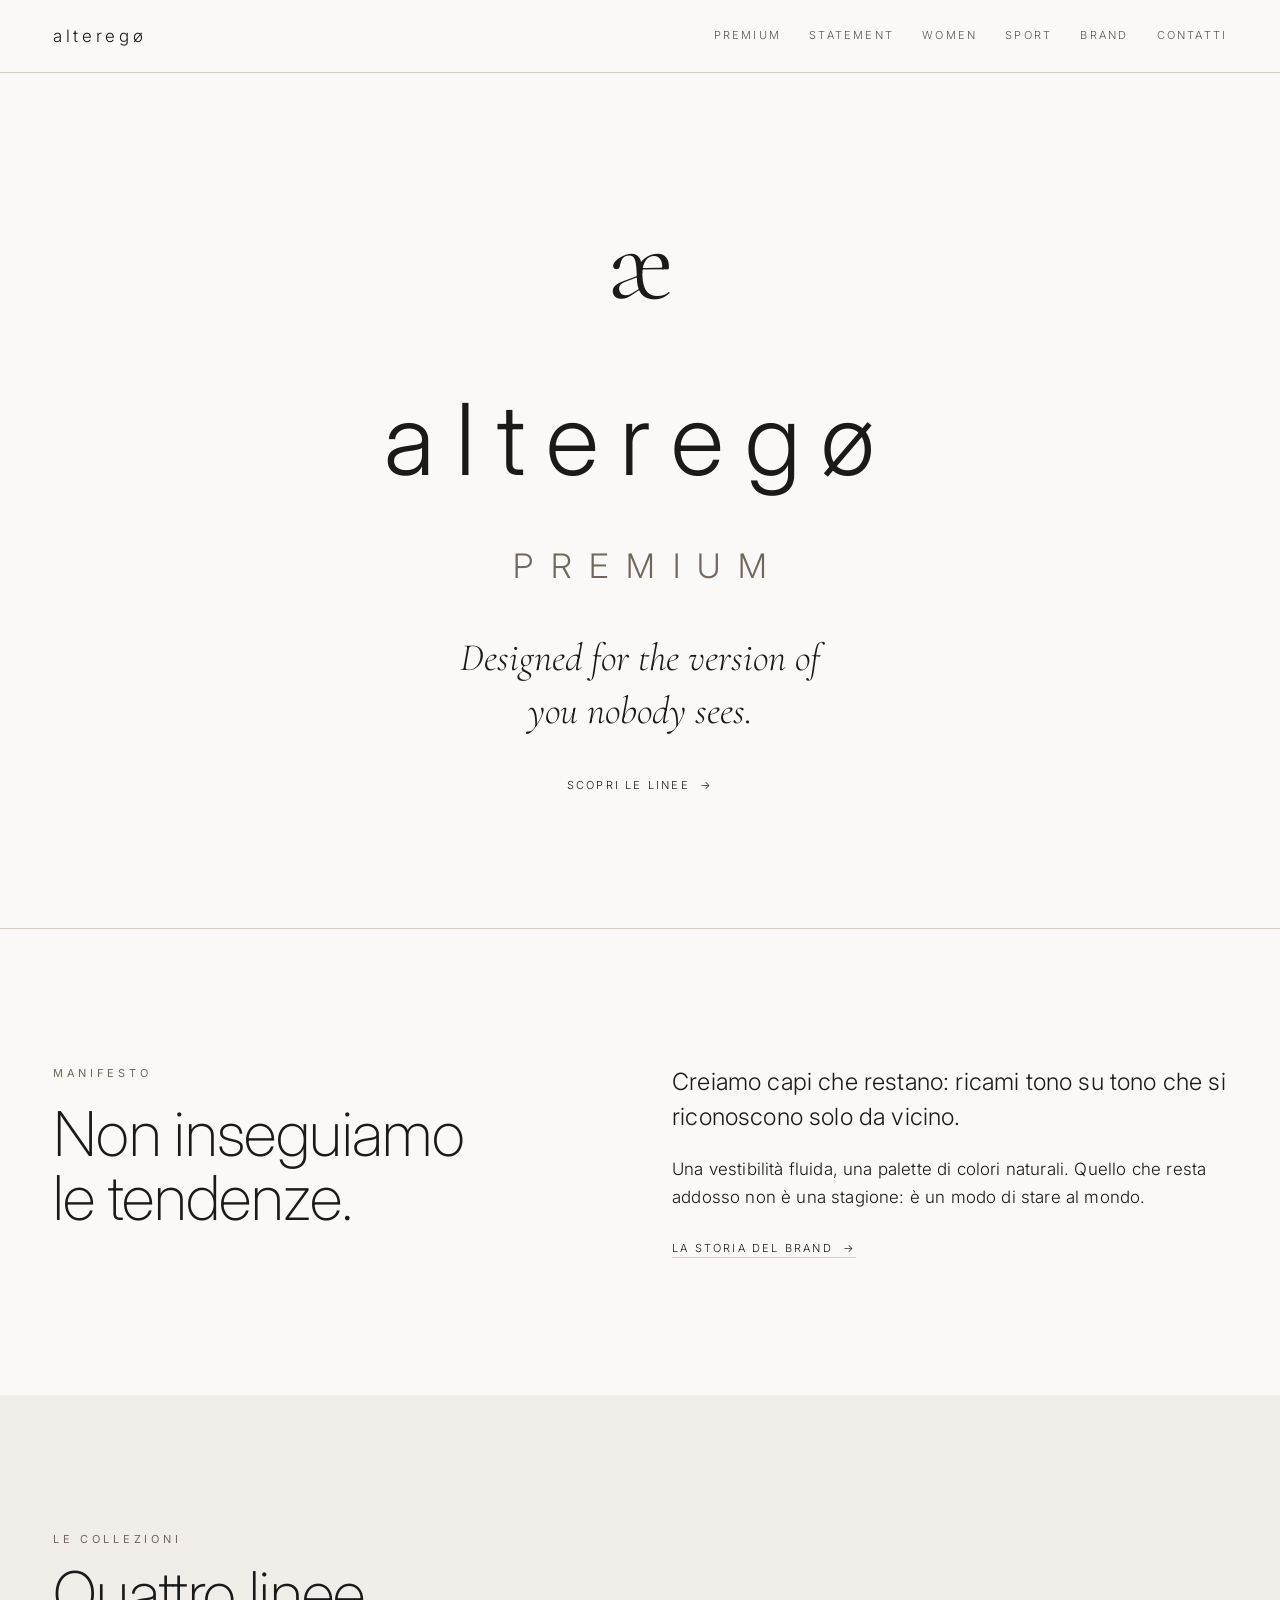
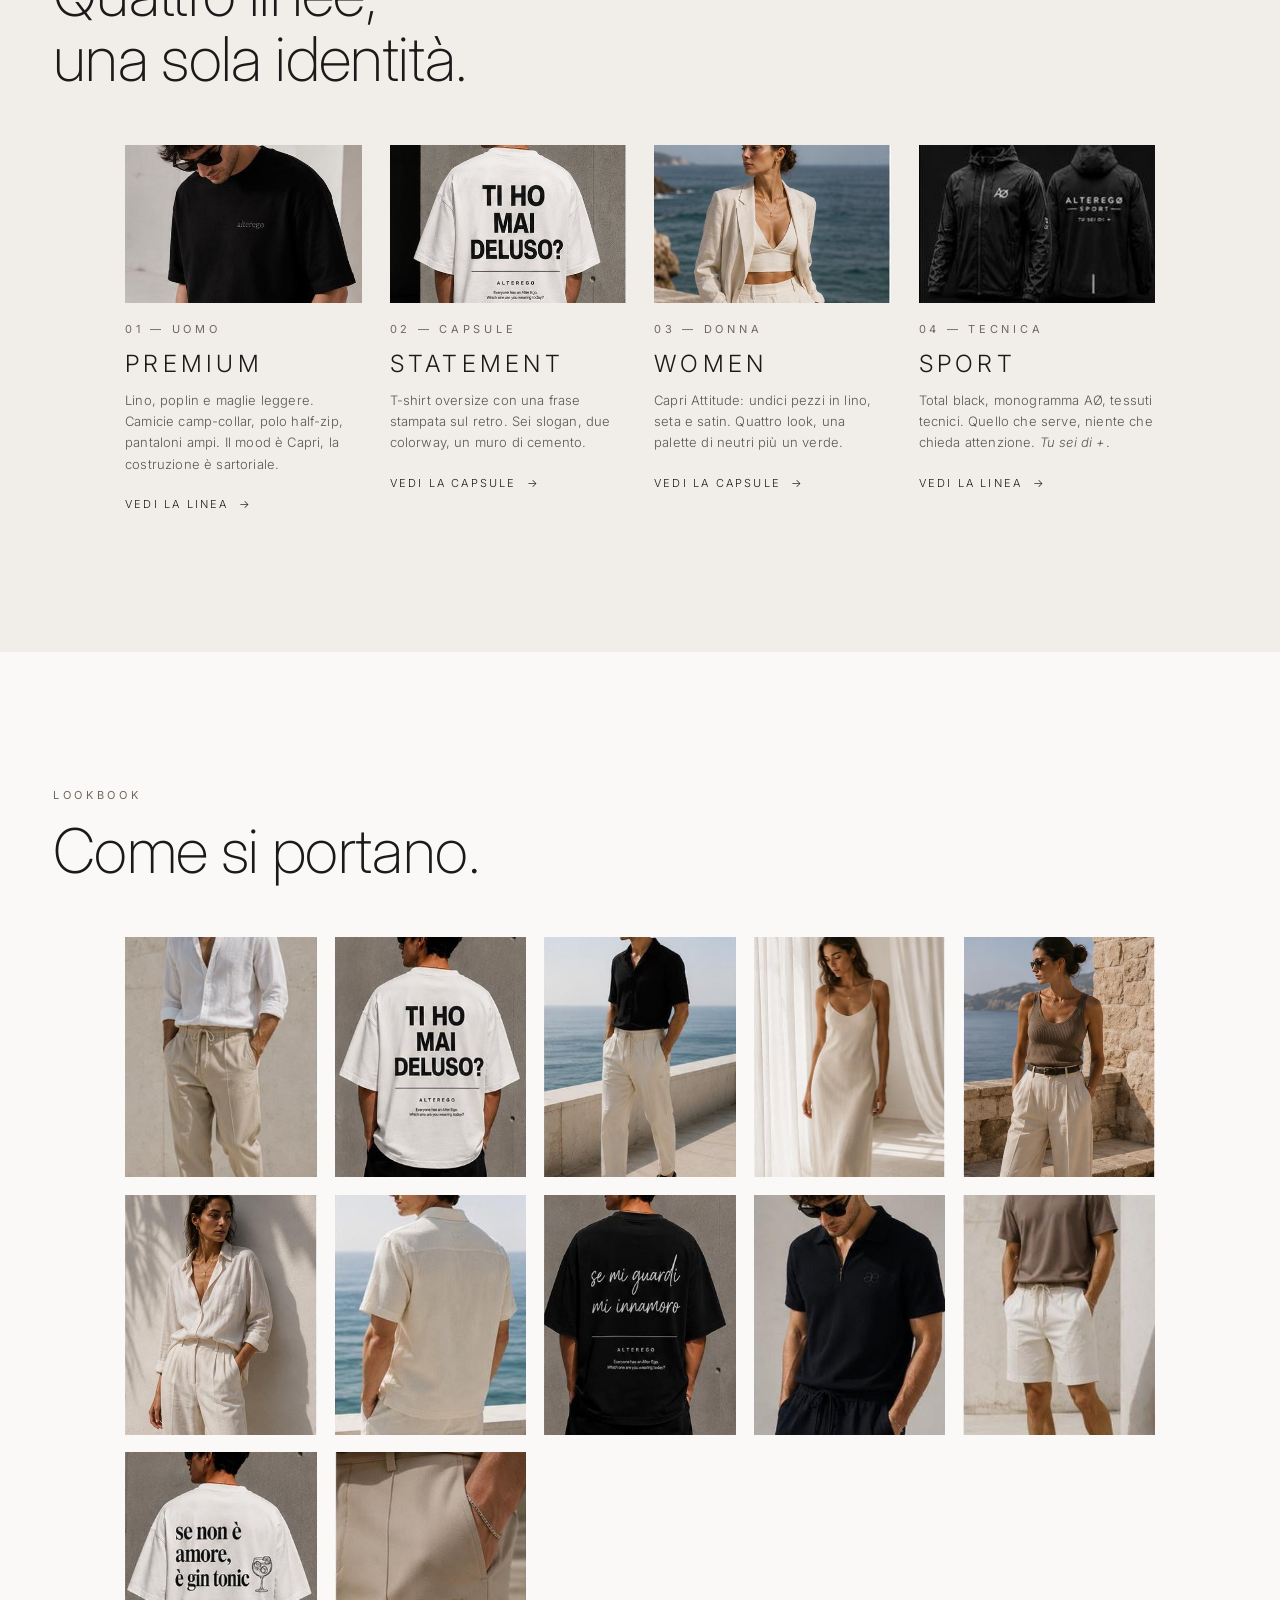
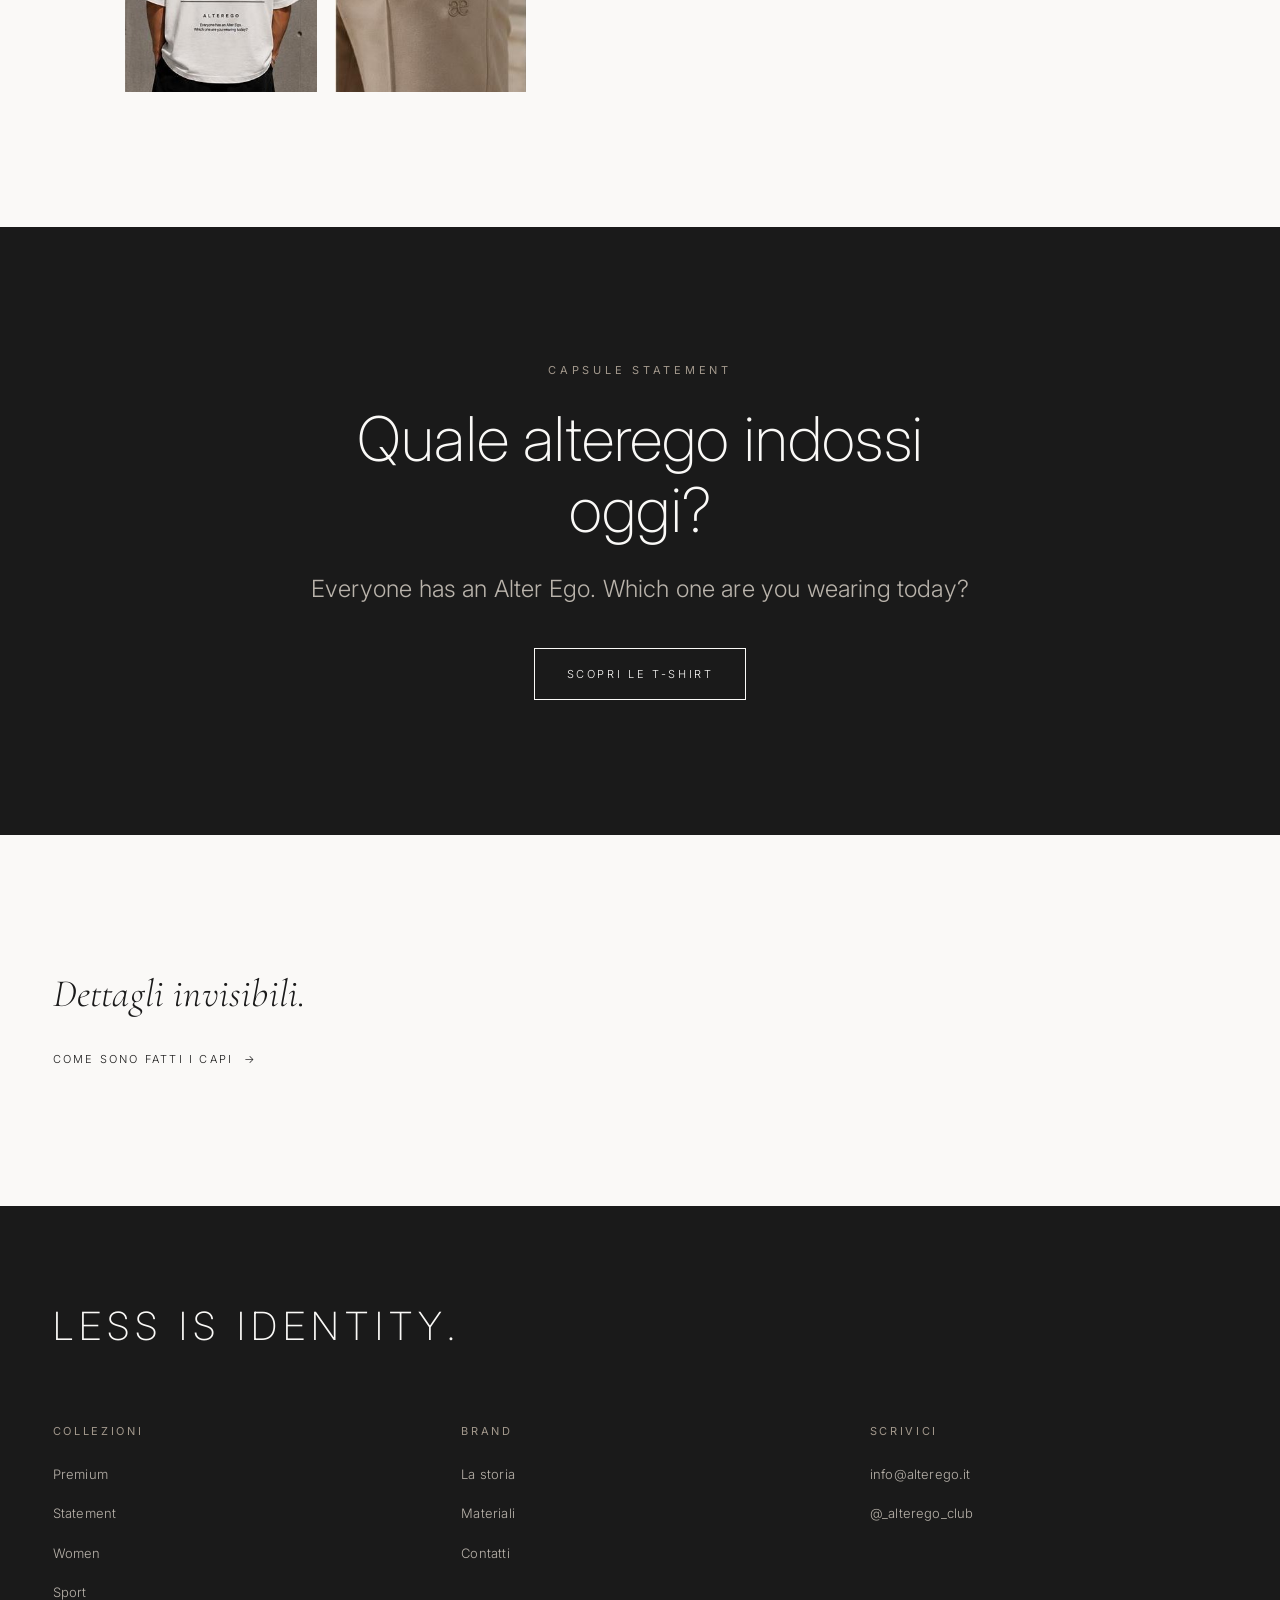
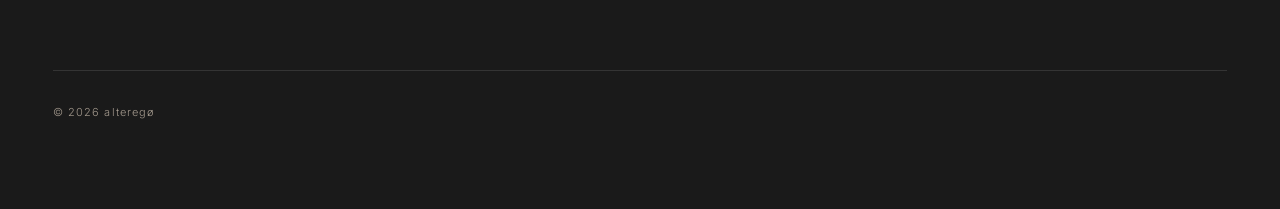
<file: index.html>
<!DOCTYPE html>
<html lang="it" class="no-js">
<head>
<meta charset="utf-8">
<script>document.documentElement.classList.remove('no-js')</script>
<meta name="viewport" content="width=device-width, initial-scale=1">
<title>alteregø — Less is identity.</title>
<meta name="description" content="alteregø PREMIUM — minimal luxury. Linee pulite, tessuti nobili, dettagli invisibili. Designed for the version of you nobody sees.">
<meta property="og:title" content="alteregø — Less is identity.">
<meta property="og:description" content="Minimal luxury. Linee pulite, tessuti nobili, dettagli invisibili.">
<meta property="og:type" content="website">
<meta property="og:locale" content="it_IT">
<link rel="icon" href="assets/favicon.svg" type="image/svg+xml">
<link rel="canonical" href="https://matteohoxha27-netizen.github.io/alterego/">
<meta property="og:url" content="https://matteohoxha27-netizen.github.io/alterego/">
<meta property="og:image" content="https://matteohoxha27-netizen.github.io/alterego/assets/img/brand-logo-nero-01.jpg">
<meta name="twitter:card" content="summary_large_image">
<meta name="theme-color" content="#FAF9F7">
<link rel="preconnect" href="https://fonts.googleapis.com">
<link rel="preconnect" href="https://fonts.gstatic.com" crossorigin>
<link rel="stylesheet" href="https://fonts.googleapis.com/css2?family=Cormorant+Garamond:ital,wght@0,300;1,300&family=Inter:wght@200;300;400&display=swap">
<link rel="stylesheet" href="assets/css/style.css">
<script src="assets/js/main.js" defer></script>
</head>
<body>

<a class="skip-link" href="#main">Vai al contenuto</a>

<header class="site-header">
  <div class="wrap site-header__inner">
    <a class="site-header__logo" href="index.html" aria-label="alteregø — home">alteregø</a>
    <button class="nav-toggle" type="button" aria-expanded="false" aria-controls="nav">Menu</button>
    <nav class="nav" id="nav" aria-label="Navigazione principale">
      <a href="premium.html">Premium</a>
      <a href="statement.html">Statement</a>
      <a href="women.html">Women</a>
      <a href="sport.html">Sport</a>
      <a href="brand.html">Brand</a>
      <a href="contatti.html">Contatti</a>
    </nav>
  </div>
</header>

<main id="main">

  <!-- Hero: solo tipografia. Il brand si presenta con la voce, non con la foto. -->
  <section class="hero hero--center">
    <div class="wrap hero__inner">
      <p class="mark" style="font-size: clamp(3.5rem, 9vw, 7rem)" aria-hidden="true">æ</p>
      <h1 class="wordmark title--display">alteregø<span class="wordmark__tier">Premium</span></h1>
      <p class="serif" style="font-size: var(--t-xl); max-width: 24ch">Designed for the version of you nobody sees.</p>
      <a class="link-arrow" href="#linee">Scopri le linee</a>
    </div>
  </section>

  <hr class="rule">

  <!-- Manifesto -->
  <section class="section">
    <div class="wrap">
      <div class="grid grid--2" style="align-items: start; gap: clamp(2rem, 5vw, 5rem)">
        <div class="reveal">
          <p class="eyebrow">Manifesto</p>
          <p class="title" style="margin-top: 1.25rem">Non inseguiamo<br>le tendenze.</p>
        </div>
        <div class="prose reveal">
          <p class="lede">Creiamo capi che restano: ricami tono su tono che si riconoscono solo da vicino.</p>
          <p>Una vestibilità fluida, una palette di colori naturali. Quello che resta addosso non è una stagione: è un modo di stare al mondo.</p>
          <p><a class="link-arrow" href="brand.html">La storia del brand</a></p>
        </div>
      </div>
    </div>
  </section>

  <!-- Le quattro linee -->
  <section class="section section--alt" id="linee">
    <div class="wrap">
      <div class="section__head reveal">
        <p class="eyebrow">Le collezioni</p>
        <h2 class="title">Quattro linee,<br>una sola identità.</h2>
      </div>

      <div class="grid grid--4" style="max-width: 1030px; margin-inline: auto">

        <a class="card reveal" href="premium.html">
          <div class="figure__media figure__media--wide">
            <img src="assets/img/premium-tee-nera-01.jpg" alt="Mezzo busto di un uomo con occhiali da sole scuri e lo sguardo basso: t-shirt nera oversize con la scritta alteregø ricamata in nero al centro del petto, su fondo bianco sporco." loading="lazy" decoding="async" width="430" height="382">
          </div>
          <p class="eyebrow" style="margin-top: 1.1rem">01 — Uomo</p>
          <h3 class="card__title title--spaced" style="margin-top: 0.35rem; letter-spacing: 0.18em">Premium</h3>
          <p class="card__text">Lino, poplin e maglie leggere. Camicie camp-collar, polo half-zip, pantaloni ampi. Il mood è Capri, la costruzione è sartoriale.</p>
          <p class="link-arrow" style="margin-top: 1.25rem">Vedi la linea</p>
        </a>

        <a class="card reveal" href="statement.html">
          <div class="figure__media figure__media--wide">
            <img src="assets/img/statement-tee-bianca-01.jpg" alt="Uomo di schiena contro un muro di cemento: t-shirt bianca oversize con la stampa nera TI HO MAI DELUSO? sul retro, sopra la firma del brand." loading="lazy" decoding="async" width="463" height="561">
          </div>
          <p class="eyebrow" style="margin-top: 1.1rem">02 — Capsule</p>
          <h3 class="card__title title--spaced" style="margin-top: 0.35rem; letter-spacing: 0.18em">Statement</h3>
          <p class="card__text">T-shirt oversize con una frase stampata sul retro. Sei slogan, due colorway, un muro di cemento.</p>
          <p class="link-arrow" style="margin-top: 1.25rem">Vedi la capsule</p>
        </a>

        <a class="card reveal" href="women.html">
          <div class="figure__media figure__media--wide">
            <img src="assets/img/women-relaxed-blazer-01.jpg" alt="Modella davanti a un muretto di pietra sul mare: blazer in lino color crema portato aperto su un top corto in tinta e pantalone ampio a vita alta" loading="lazy" decoding="async" width="384" height="512" style="object-position: center 22%">
          </div>
          <p class="eyebrow" style="margin-top: 1.1rem">03 — Donna</p>
          <h3 class="card__title title--spaced" style="margin-top: 0.35rem; letter-spacing: 0.18em">Women</h3>
          <p class="card__text">Capri Attitude: undici pezzi in lino, seta e satin. Quattro look, una palette di neutri più un verde.</p>
          <p class="link-arrow" style="margin-top: 1.25rem">Vedi la capsule</p>
        </a>

        <a class="card reveal" href="sport.html">
          <div class="figure__media figure__media--wide">
            <img src="assets/img/sport-kway-running-01.jpg" alt="K-way nero fotografato davanti e dietro su fondo nero: sul petto il monogramma AØ, sulla schiena ALTEREGØ SPORT e la scritta TU SEI DI +." loading="lazy" decoding="async" width="238" height="180">
          </div>
          <p class="eyebrow" style="margin-top: 1.1rem">04 — Tecnica</p>
          <h3 class="card__title title--spaced" style="margin-top: 0.35rem; letter-spacing: 0.18em">Sport</h3>
          <p class="card__text">Total black, monogramma AØ, tessuti tecnici. Quello che serve, niente che chieda attenzione. <em>Tu sei di +</em>.</p>
          <p class="link-arrow" style="margin-top: 1.25rem">Vedi la linea</p>
        </a>

      </div>
    </div>
  </section>

  <!-- Lookbook: una striscia di capi da tutte le linee -->
  <section class="section" id="lookbook">
    <div class="wrap">
      <div class="section__head reveal">
        <p class="eyebrow">Lookbook</p>
        <h2 class="title">Come si portano.</h2>
      </div>

      <div class="grid grid--gallery reveal" style="max-width: 1030px; margin-inline: auto">

        <figure class="figure">
          <div class="figure__media">
            <img src="assets/img/premium-camicia-bianca-lino-01.jpg" alt="Uomo a figura intera davanti a un muro chiaro: camicia bianca aperta sul petto, pantaloni sabbia con coulisse e sandali." loading="lazy" decoding="async" width="244" height="508">
          </div>
        </figure>

        <figure class="figure">
          <div class="figure__media">
            <img src="assets/img/statement-look-bianca-01.jpg" alt="Uomo di schiena contro un muro di cemento: t-shirt bianca oversize con la stampa nera TI HO MAI DELUSO? e pantaloni neri ampi." loading="lazy" decoding="async" width="285" height="534">
          </div>
        </figure>

        <figure class="figure">
          <div class="figure__media">
            <img src="assets/img/premium-look-nero-cream-01.jpg" alt="Uomo a figura intera su una terrazza affacciata sul mare: polo nera a maniche corte, pantaloni cream con coulisse e sandali neri." loading="lazy" decoding="async" width="283" height="508">
          </div>
        </figure>

        <figure class="figure">
          <div class="figure__media">
            <img src="assets/img/women-slip-dress-01.jpg" alt="Modella davanti a una tenda bianca in controluce: abito lungo color crema con spalline sottili e caduta dritta lungo il corpo" loading="lazy" decoding="async" width="384" height="512">
          </div>
        </figure>

        <figure class="figure">
          <div class="figure__media">
            <img src="assets/img/women-knit-top-01.jpg" alt="Modella con occhiali da sole appoggiata a un muro di pietra sul mare: top in maglia a costine color taupe e pantalone chiaro a vita alta con cintura sottile" loading="lazy" decoding="async" width="384" height="512">
          </div>
        </figure>

        <figure class="figure">
          <div class="figure__media">
            <img src="assets/img/women-linen-shirt-01.jpg" alt="Modella contro un muro bianco attraversato dall'ombra di una palma: camicia bianca in lino oversize con le maniche arrotolate su pantalone chiaro a vita alta" loading="lazy" decoding="async" width="384" height="512">
          </div>
        </figure>

        <figure class="figure">
          <div class="figure__media">
            <img src="assets/img/premium-camicia-cream-schiena-02.jpg" alt="Uomo di schiena appoggiato a un parapetto bianco davanti al mare: camicia cream a maniche corte con il collo aperto e shorts coordinati." loading="lazy" decoding="async" width="248" height="498">
          </div>
        </figure>

        <figure class="figure">
          <div class="figure__media">
            <img src="assets/img/statement-look-nera-03.jpg" alt="Uomo di schiena contro un muro di cemento, total black: t-shirt nera oversize con la stampa bianca in corsivo «se mi guardi mi innamoro» e pantaloni neri ampi." loading="lazy" decoding="async" width="287" height="547">
          </div>
        </figure>

        <figure class="figure">
          <div class="figure__media">
            <img src="assets/img/premium-polo-halfzip-navy-01.jpg" alt="Uomo con occhiali da sole davanti a un muro chiaro: polo half-zip blu notte, quasi nera, con il monogramma æ ricamato al petto e pantaloni scuri con coulisse." loading="lazy" decoding="async" width="253" height="498">
          </div>
        </figure>

        <figure class="figure">
          <div class="figure__media">
            <img src="assets/img/premium-tshirt-taupe-shorts-01.jpg" alt="Uomo a figura intera davanti a una parete bianca: t-shirt taupe, shorts cream con coulisse e mocassini chiari." loading="lazy" decoding="async" width="228" height="508">
          </div>
        </figure>

        <figure class="figure">
          <div class="figure__media">
            <img src="assets/img/statement-look-bianca-03.jpg" alt="Uomo di schiena contro un muro di cemento: t-shirt bianca oversize con la stampa nera «se non è amore, è gin tonic» e il disegno a tratto di un calice." loading="lazy" decoding="async" width="287" height="534">
          </div>
        </figure>

        <figure class="figure">
          <div class="figure__media">
            <img src="assets/img/premium-dettaglio-ricamo-pantalone-01.jpg" alt="Dettaglio del fianco di un pantalone cream con pince: mano in tasca con un bracciale a catenina e il monogramma æ ricamato tono su tono sulla coscia." loading="lazy" decoding="async" width="275" height="508">
          </div>
        </figure>

      </div>
    </div>
  </section>

  <!-- Blocco statement -->
  <section class="section section--dark">
    <div class="wrap statement reveal">
      <p class="eyebrow">Capsule Statement</p>
      <p class="statement__line">Quale alterego indossi oggi?</p>
      <p class="subtitle" style="text-align: center">Everyone has an Alter Ego. Which one are you wearing today?</p>
      <a class="btn" href="statement.html" style="margin-top: 1rem">Scopri le t-shirt</a>
    </div>
  </section>

  <!-- Dettagli invisibili -->
  <section class="section">
    <div class="wrap">
      <blockquote class="pull reveal">Dettagli invisibili.</blockquote>
      <p style="margin-top: 1.5rem"><a class="link-arrow" href="brand.html#materiali">Come sono fatti i capi</a></p>
    </div>
  </section>

</main>

<footer class="site-footer">
  <div class="wrap">
    <p class="site-footer__payoff">Less is identity.</p>

    <div class="site-footer__cols">
      <div>
        <h2>Collezioni</h2>
        <ul>
          <li><a href="premium.html">Premium</a></li>
          <li><a href="statement.html">Statement</a></li>
          <li><a href="women.html">Women</a></li>
          <li><a href="sport.html">Sport</a></li>
        </ul>
      </div>
      <div>
        <h2>Brand</h2>
        <ul>
          <li><a href="brand.html">La storia</a></li>
          <li><a href="brand.html#materiali">Materiali</a></li>
          <li><a href="contatti.html">Contatti</a></li>
        </ul>
      </div>
      <div>
        <h2>Scrivici</h2>
        <ul>
          <li><a href="mailto:info@alterego.it">info@alterego.it</a></li>
          <li><a href="https://www.instagram.com/_alterego_club/" rel="me noopener" target="_blank">@_alterego_club</a></li>
        </ul>
      </div>
    </div>

    <div class="site-footer__legal">
      <p>© 2026 alteregø</p>
    </div>
  </div>
</footer>

</body>
</html>
</file>
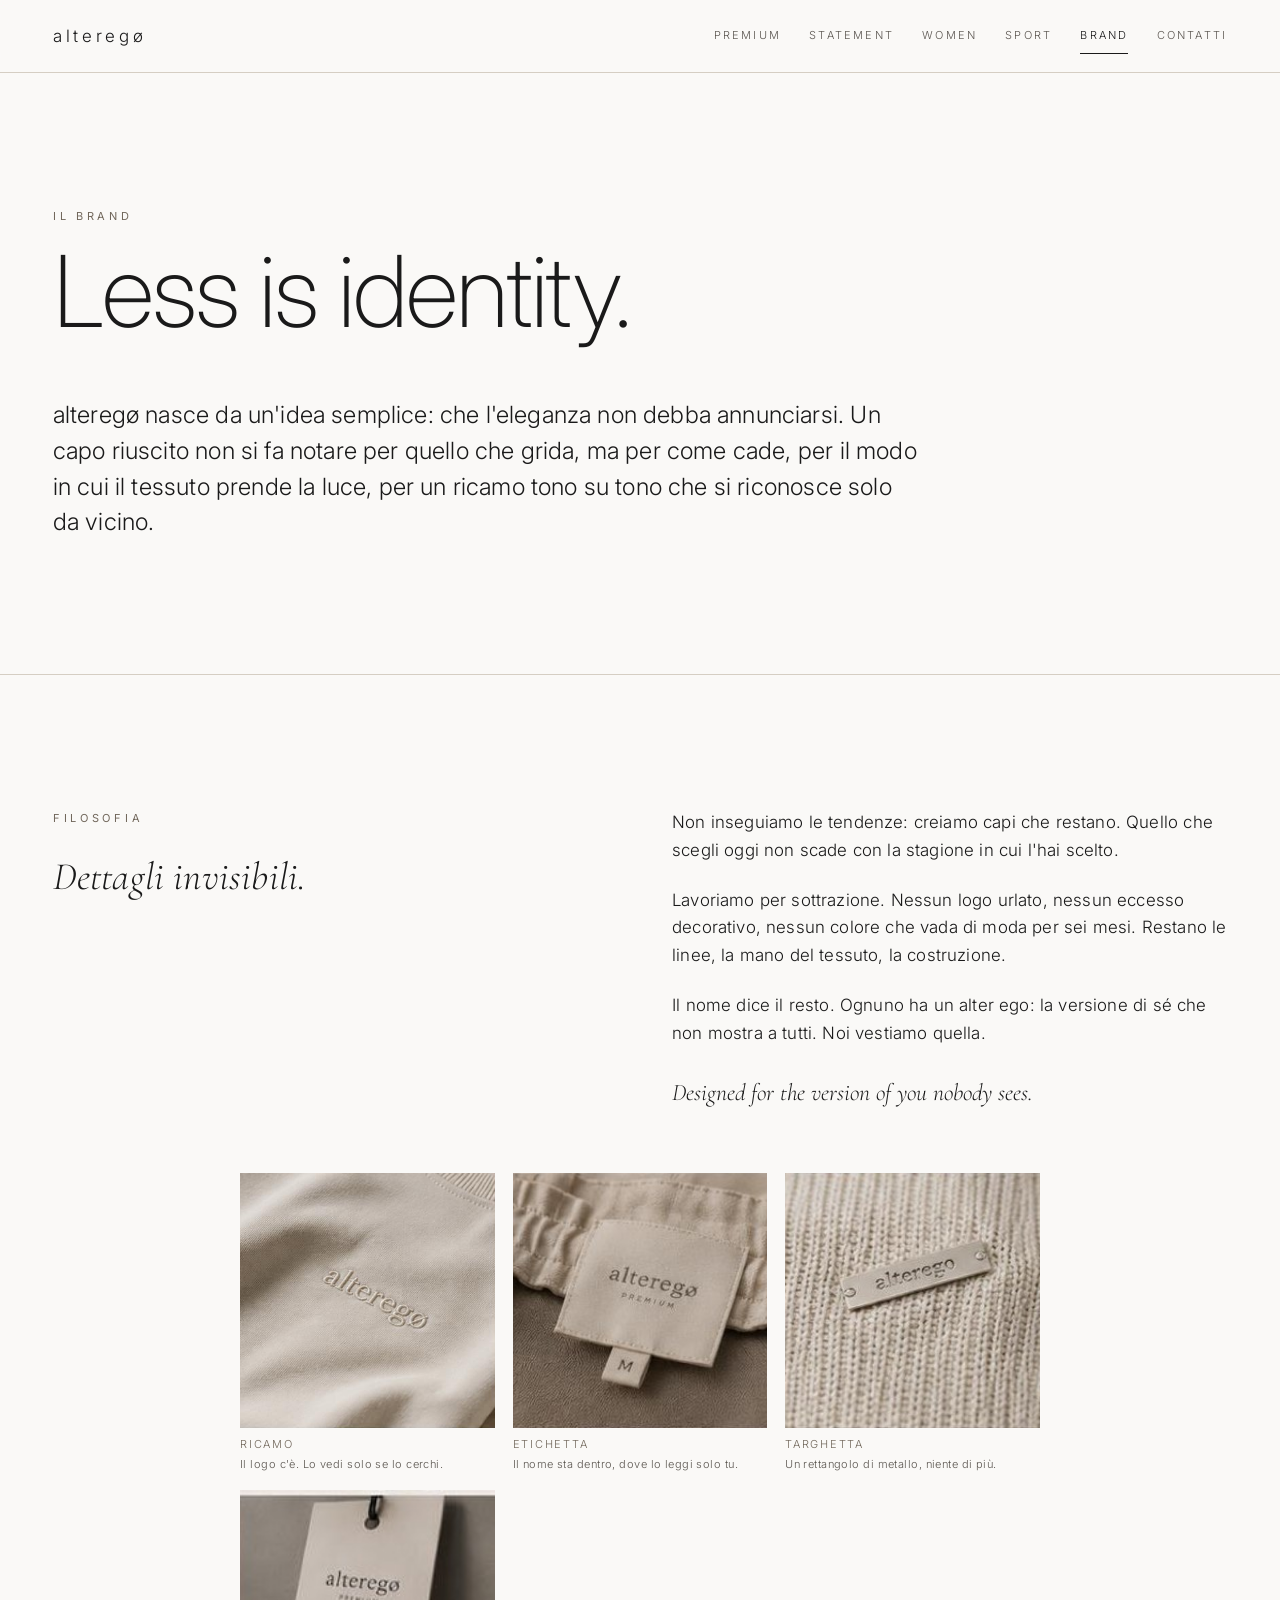
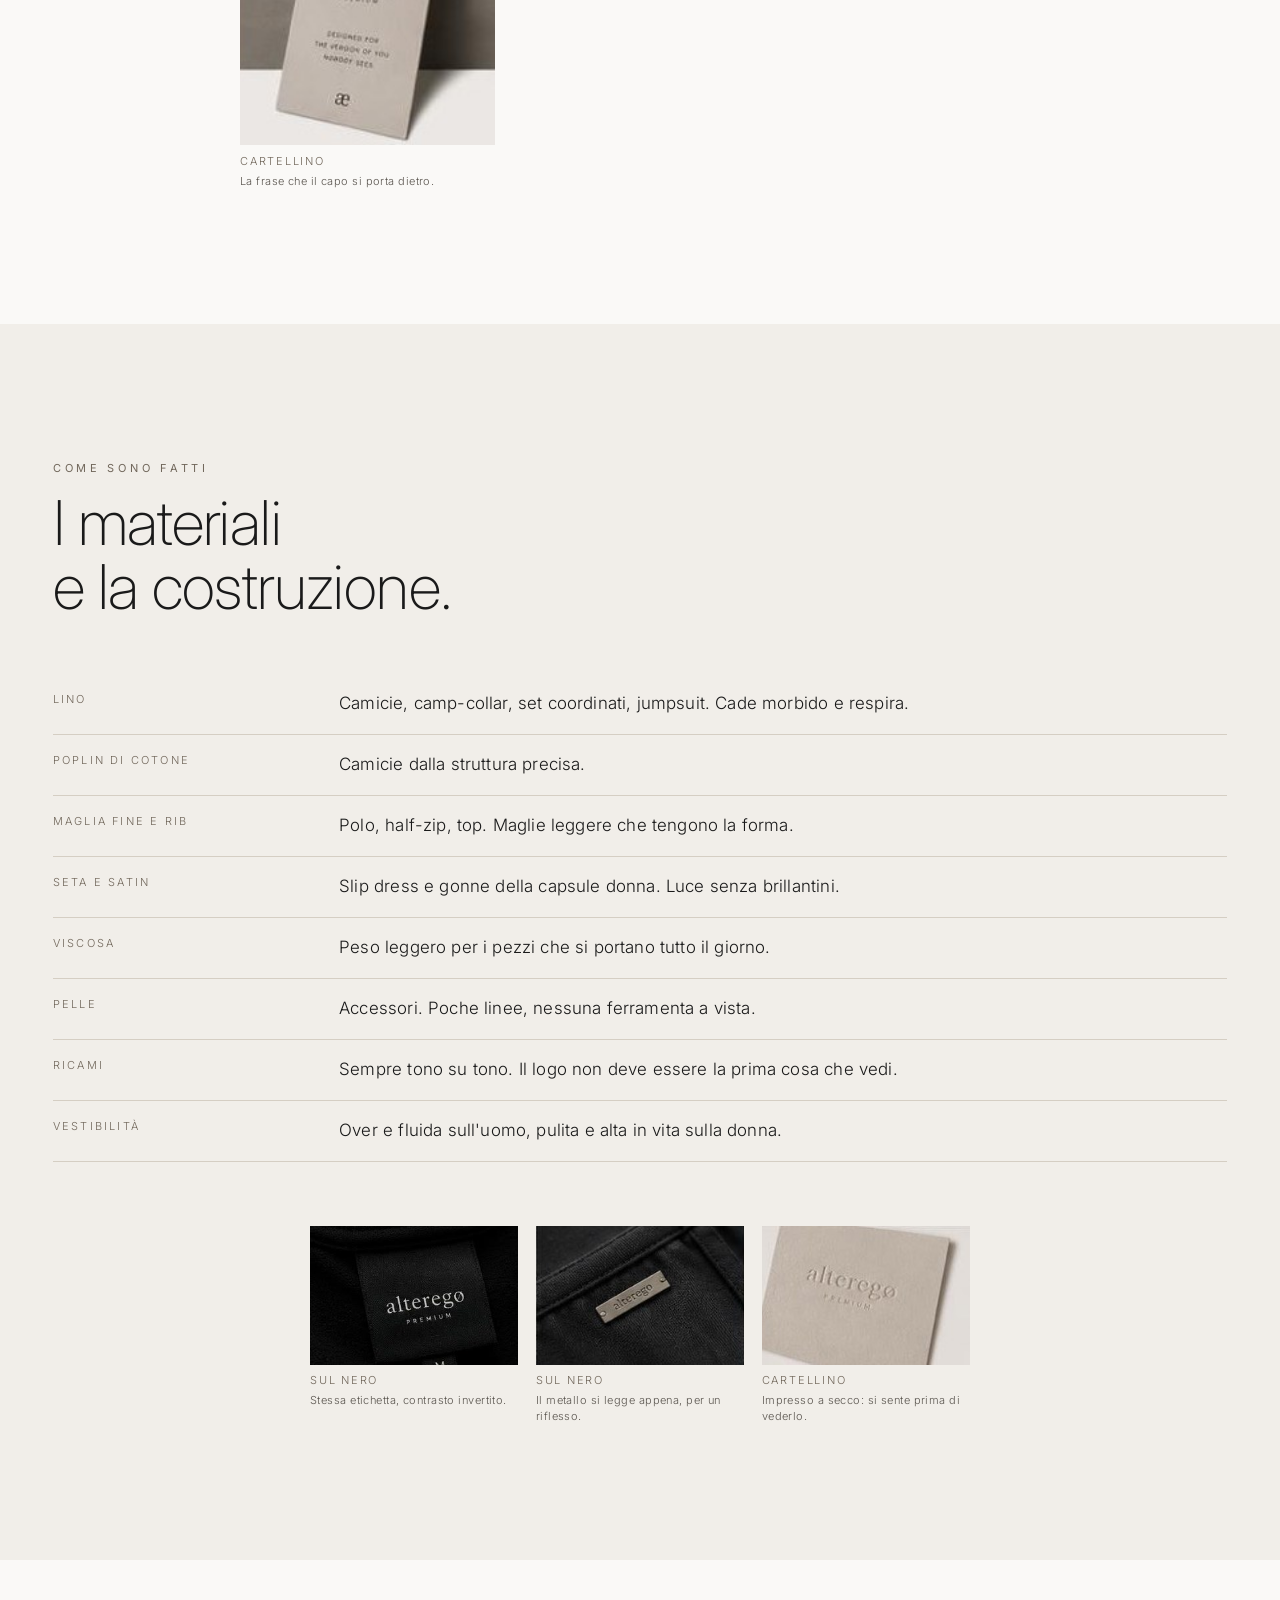
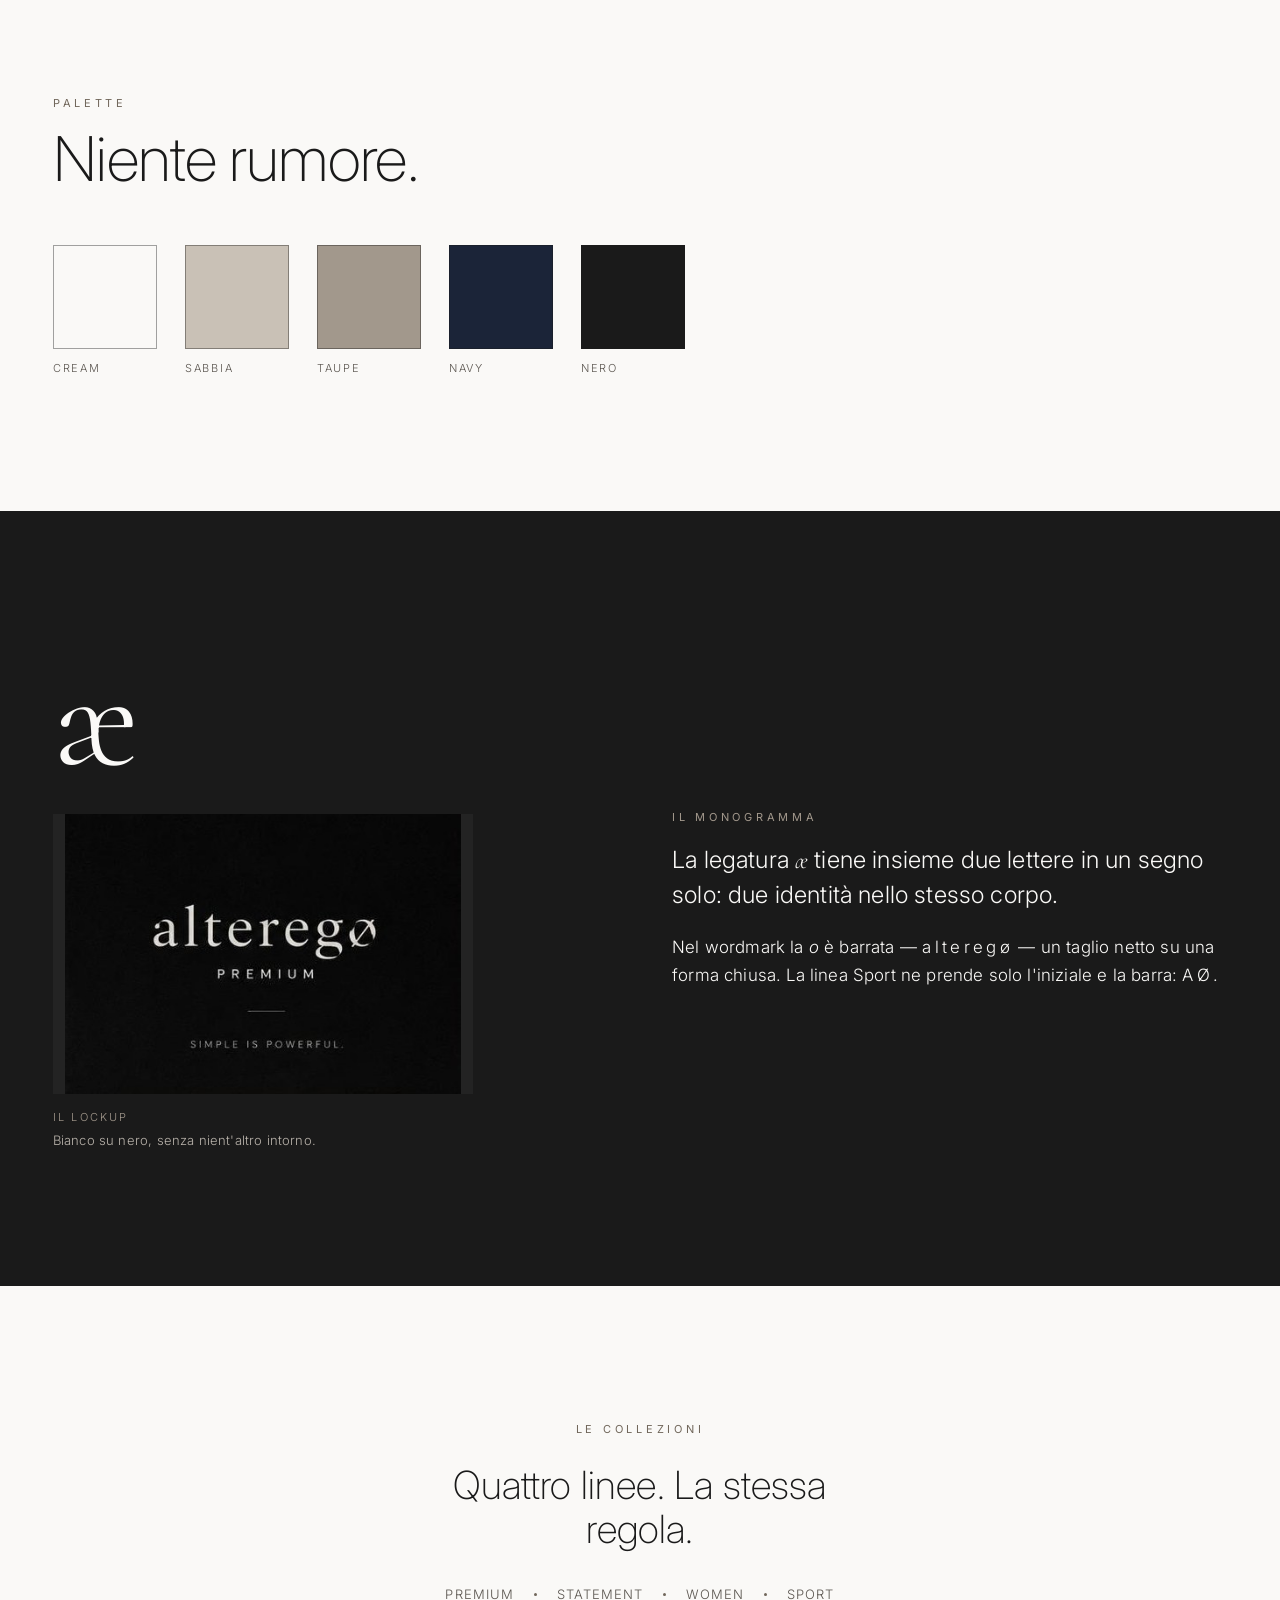
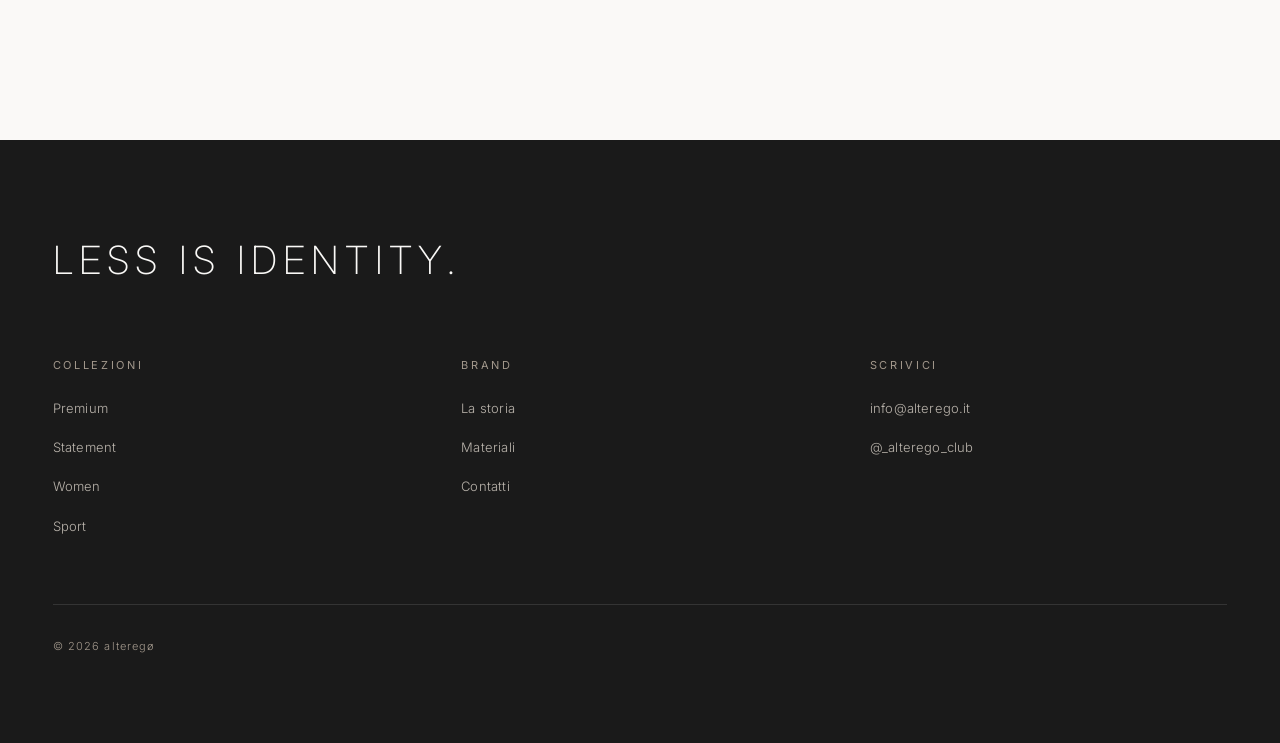
<file: brand.html>
<!DOCTYPE html>
<html lang="it" class="no-js">
<head>
<meta charset="utf-8">
<script>document.documentElement.classList.remove('no-js')</script>
<meta name="viewport" content="width=device-width, initial-scale=1">
<title>Il brand — alteregø</title>
<meta name="description" content="La filosofia di alteregø: lavorare per sottrazione. Ricami tono su tono, colori naturali, capi pensati per restare. Designed for the version of you nobody sees.">
<meta property="og:title" content="Il brand — alteregø">
<meta property="og:description" content="Minimal luxury. Dettagli invisibili.">
<meta property="og:type" content="website">
<meta property="og:locale" content="it_IT">
<link rel="icon" href="assets/favicon.svg" type="image/svg+xml">
<link rel="canonical" href="https://matteohoxha27-netizen.github.io/alterego/brand.html">
<meta property="og:url" content="https://matteohoxha27-netizen.github.io/alterego/brand.html">
<meta property="og:image" content="https://matteohoxha27-netizen.github.io/alterego/assets/img/brand-logo-nero-01.jpg">
<meta name="twitter:card" content="summary_large_image">
<meta name="theme-color" content="#FAF9F7">
<link rel="preconnect" href="https://fonts.googleapis.com">
<link rel="preconnect" href="https://fonts.gstatic.com" crossorigin>
<link rel="stylesheet" href="https://fonts.googleapis.com/css2?family=Cormorant+Garamond:ital,wght@0,300;1,300&family=Inter:wght@200;300;400&display=swap">
<link rel="stylesheet" href="assets/css/style.css">
<script src="assets/js/main.js" defer></script>
</head>
<body>

<a class="skip-link" href="#main">Vai al contenuto</a>

<header class="site-header">
  <div class="wrap site-header__inner">
    <a class="site-header__logo" href="index.html" aria-label="alteregø — home">alteregø</a>
    <button class="nav-toggle" type="button" aria-expanded="false" aria-controls="nav">Menu</button>
    <nav class="nav" id="nav" aria-label="Navigazione principale">
      <a href="premium.html">Premium</a>
      <a href="statement.html">Statement</a>
      <a href="women.html">Women</a>
      <a href="sport.html">Sport</a>
      <a href="brand.html" aria-current="page">Brand</a>
      <a href="contatti.html">Contatti</a>
    </nav>
  </div>
</header>

<main id="main">

  <section class="section">
    <div class="wrap">
      <div class="section__head">
        <p class="eyebrow">Il brand</p>
        <h1 class="title title--display">Less is identity.</h1>
      </div>
      <p class="lede">alteregø nasce da un'idea semplice: che l'eleganza non debba annunciarsi. Un capo riuscito non si fa notare per quello che grida, ma per come cade, per il modo in cui il tessuto prende la luce, per un ricamo tono su tono che si riconosce solo da vicino.</p>
    </div>
  </section>

  <hr class="rule">

  <section class="section">
    <div class="wrap">
      <div class="grid grid--2" style="align-items: start; gap: clamp(2rem, 5vw, 5rem)">
        <div class="reveal">
          <p class="eyebrow">Filosofia</p>
          <blockquote class="pull" style="margin-top: 1.5rem">Dettagli invisibili.</blockquote>
        </div>
        <div class="prose reveal">
          <p>Non inseguiamo le tendenze: creiamo capi che restano. Quello che scegli oggi non scade con la stagione in cui l'hai scelto.</p>
          <p>Lavoriamo per sottrazione. Nessun logo urlato, nessun eccesso decorativo, nessun colore che vada di moda per sei mesi. Restano le linee, la mano del tessuto, la costruzione.</p>
          <p>Il nome dice il resto. Ognuno ha un alter ego: la versione di sé che non mostra a tutti. Noi vestiamo quella.</p>
          <p class="serif" style="font-size: var(--t-lg)">Designed for the version of you nobody sees.</p>
        </div>
      </div>

      <div class="grid grid--gallery reveal" style="max-width: 800px; margin-inline: auto; margin-top: clamp(2.5rem, 6vw, 4rem)">

        <figure class="figure">
          <div class="figure__media figure__media--square">
            <img src="assets/img/brand-ricamo-logo-01.jpg" alt="Macro di una felpa color crema: la scritta alteregø è ricamata dello stesso colore del capo e si legge solo per il rilievo del filo, con il bordo a costine del collo in alto a destra." loading="lazy" decoding="async" width="378" height="376">
          </div>
          <figcaption>
            <span class="figure__label">Ricamo</span>
            Il logo c'è. Lo vedi solo se lo cerchi.
          </figcaption>
        </figure>

        <figure class="figure">
          <div class="figure__media figure__media--square">
            <img src="assets/img/brand-etichetta-collo-02.jpg" alt="Macro dell'interno di un pantalone cream: etichetta chiara con la scritta alteregø PREMIUM cucita sull'elastico in vita, con la linguetta della taglia M che pende sotto." loading="lazy" decoding="async" width="276" height="247">
          </div>
          <figcaption>
            <span class="figure__label">Etichetta</span>
            Il nome sta dentro, dove lo leggi solo tu.
          </figcaption>
        </figure>

        <figure class="figure">
          <div class="figure__media figure__media--square">
            <img src="assets/img/brand-targhetta-metallo-03.jpg" alt="Macro di una maglia cream a coste larghe con una targhetta metallica satinata fissata da due rivetti, incisa alteregø." loading="lazy" decoding="async" width="248" height="238">
          </div>
          <figcaption>
            <span class="figure__label">Targhetta</span>
            Un rettangolo di metallo, niente di più.
          </figcaption>
        </figure>

        <figure class="figure">
          <div class="figure__media figure__media--square">
            <img src="assets/img/brand-hangtag-02.jpg" alt="Cartellino verticale color sabbia appeso a un cordino nero: in alto alteregø PREMIUM, al centro la frase Designed for the version of you nobody sees, in basso il monogramma æ." loading="lazy" decoding="async" width="199" height="192">
          </div>
          <figcaption>
            <span class="figure__label">Cartellino</span>
            La frase che il capo si porta dietro.
          </figcaption>
        </figure>

      </div>
    </div>
  </section>

  <section class="section section--alt" id="materiali">
    <div class="wrap">
      <div class="section__head reveal">
        <p class="eyebrow">Come sono fatti</p>
        <h2 class="title">I materiali<br>e la costruzione.</h2>
      </div>

      <dl class="spec reveal">
        <div>
          <dt>Lino</dt>
          <dd>Camicie, camp-collar, set coordinati, jumpsuit. Cade morbido e respira.</dd>
        </div>
        <div>
          <dt>Poplin di cotone</dt>
          <dd>Camicie dalla struttura precisa.</dd>
        </div>
        <div>
          <dt>Maglia fine e rib</dt>
          <dd>Polo, half-zip, top. Maglie leggere che tengono la forma.</dd>
        </div>
        <div>
          <dt>Seta e satin</dt>
          <dd>Slip dress e gonne della capsule donna. Luce senza brillantini.</dd>
        </div>
        <div>
          <dt>Viscosa</dt>
          <dd>Peso leggero per i pezzi che si portano tutto il giorno.</dd>
        </div>
        <div>
          <dt>Pelle</dt>
          <dd>Accessori. Poche linee, nessuna ferramenta a vista.</dd>
        </div>
        <div>
          <dt>Ricami</dt>
          <dd>Sempre tono su tono. Il logo non deve essere la prima cosa che vedi.</dd>
        </div>
        <div>
          <dt>Vestibilità</dt>
          <dd>Over e fluida sull'uomo, pulita e alta in vita sulla donna.</dd>
        </div>
      </dl>

      <div class="grid grid--gallery reveal" style="max-width: 660px; margin-inline: auto; margin-top: clamp(2.5rem, 6vw, 4rem)">

        <figure class="figure">
          <div class="figure__media figure__media--wide">
            <img src="assets/img/brand-label-01.jpg" alt="Interno del collo a costine di una felpa nera: etichetta nera lucida con la scritta alteregø PREMIUM in bianco e, sotto, la linguetta con la taglia M." loading="lazy" decoding="async" width="316" height="300">
          </div>
          <figcaption>
            <span class="figure__label">Sul nero</span>
            Stessa etichetta, contrasto invertito.
          </figcaption>
        </figure>

        <figure class="figure">
          <div class="figure__media figure__media--wide">
            <img src="assets/img/brand-targhetta-metallo-04.jpg" alt="Targhetta metallica scura incisa alteregø, fissata con due rivetti su un capo nero opaco accanto a una cucitura." loading="lazy" decoding="async" width="253" height="238">
          </div>
          <figcaption>
            <span class="figure__label">Sul nero</span>
            Il metallo si legge appena, per un riflesso.
          </figcaption>
        </figure>

        <figure class="figure">
          <div class="figure__media figure__media--wide">
            <img src="assets/img/brand-hangtag-01.jpg" alt="Cartellino in cartoncino sabbia appoggiato di sbieco su fondo bianco: la scritta alteregø PREMIUM è impressa a secco, dello stesso colore della carta." loading="lazy" decoding="async" width="270" height="142">
          </div>
          <figcaption>
            <span class="figure__label">Cartellino</span>
            Impresso a secco: si sente prima di vederlo.
          </figcaption>
        </figure>

      </div>
    </div>
  </section>

  <section class="section">
    <div class="wrap">
      <div class="section__head reveal">
        <p class="eyebrow">Palette</p>
        <h2 class="title">Niente rumore.</h2>
      </div>

      <div class="swatches reveal">
        <div class="swatch">
          <div class="swatch__chip" style="background: #FAF9F7"></div>
          <p class="swatch__name">Cream</p>
        </div>
        <div class="swatch">
          <div class="swatch__chip" style="background: #C9C1B6"></div>
          <p class="swatch__name">Sabbia</p>
        </div>
        <div class="swatch">
          <div class="swatch__chip" style="background: #A2988C"></div>
          <p class="swatch__name">Taupe</p>
        </div>
        <div class="swatch">
          <div class="swatch__chip" style="background: #1B2438"></div>
          <p class="swatch__name">Navy</p>
        </div>
        <div class="swatch">
          <div class="swatch__chip" style="background: #1A1A1A"></div>
          <p class="swatch__name">Nero</p>
        </div>
      </div>
    </div>
  </section>

  <section class="section section--dark">
    <div class="wrap">
      <div class="grid grid--2" style="align-items: center; gap: clamp(2rem, 5vw, 5rem)">
        <div class="reveal">
          <p class="mark" style="font-size: clamp(4rem, 12vw, 9rem)" aria-hidden="true">æ</p>
          <figure class="figure" style="max-width: 420px; margin-top: 1.5rem">
            <div class="figure__media figure__media--contain">
              <img src="assets/img/brand-logo-nero-01.jpg" alt="Il wordmark alteregø, con la o barrata, e sotto la parola PREMIUM in bianco su fondo nero; più in basso, separata da un filetto, la frase SIMPLE IS POWERFUL." loading="lazy" decoding="async" width="452" height="320">
            </div>
            <figcaption>
              <span class="figure__label">Il lockup</span>
              Bianco su nero, senza nient'altro intorno.
            </figcaption>
          </figure>
        </div>
        <div class="prose reveal">
          <p class="eyebrow">Il monogramma</p>
          <p class="lede" style="margin-top: 1rem">La legatura <span class="serif">æ</span> tiene insieme due lettere in un segno solo: due identità nello stesso corpo.</p>
          <p>Nel wordmark la <em>o</em> è barrata — <span style="letter-spacing: 0.2em">alteregø</span> — un taglio netto su una forma chiusa. La linea Sport ne prende solo l'iniziale e la barra: <span style="letter-spacing: 0.2em">AØ</span>.</p>
        </div>
      </div>
    </div>
  </section>

  <section class="section">
    <div class="wrap statement">
      <p class="eyebrow">Le collezioni</p>
      <p class="statement__line" style="font-size: var(--t-xl)">Quattro linee. La stessa regola.</p>
      <ul class="inline-list" style="justify-content: center; margin-top: 0.5rem">
        <li><a href="premium.html">Premium</a></li>
        <li><a href="statement.html">Statement</a></li>
        <li><a href="women.html">Women</a></li>
        <li><a href="sport.html">Sport</a></li>
      </ul>
    </div>
  </section>

</main>

<footer class="site-footer">
  <div class="wrap">
    <p class="site-footer__payoff">Less is identity.</p>

    <div class="site-footer__cols">
      <div>
        <h2>Collezioni</h2>
        <ul>
          <li><a href="premium.html">Premium</a></li>
          <li><a href="statement.html">Statement</a></li>
          <li><a href="women.html">Women</a></li>
          <li><a href="sport.html">Sport</a></li>
        </ul>
      </div>
      <div>
        <h2>Brand</h2>
        <ul>
          <li><a href="brand.html">La storia</a></li>
          <li><a href="brand.html#materiali">Materiali</a></li>
          <li><a href="contatti.html">Contatti</a></li>
        </ul>
      </div>
      <div>
        <h2>Scrivici</h2>
        <ul>
          <li><a href="mailto:info@alterego.it">info@alterego.it</a></li>
          <li><a href="https://www.instagram.com/_alterego_club/" rel="me noopener" target="_blank">@_alterego_club</a></li>
        </ul>
      </div>
    </div>

    <div class="site-footer__legal">
      <p>© 2026 alteregø</p>
    </div>
  </div>
</footer>

</body>
</html>
</file>
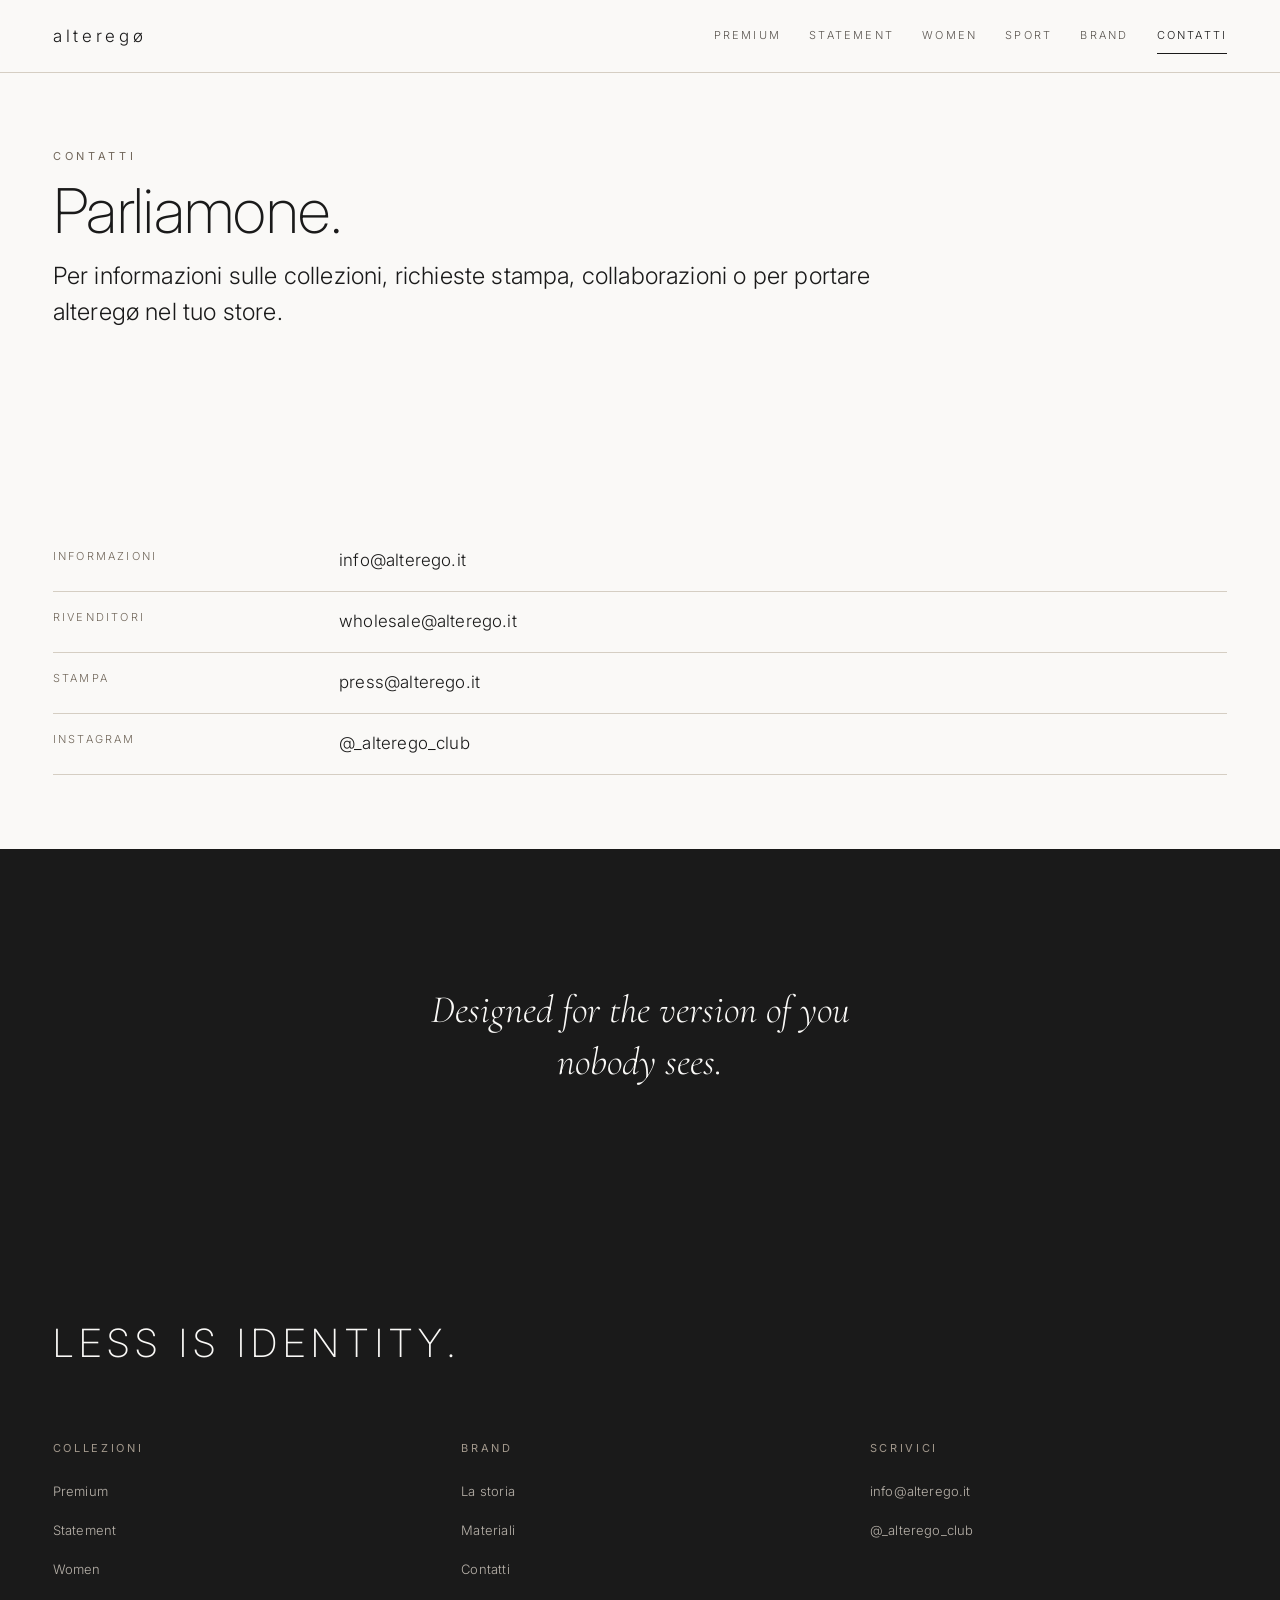
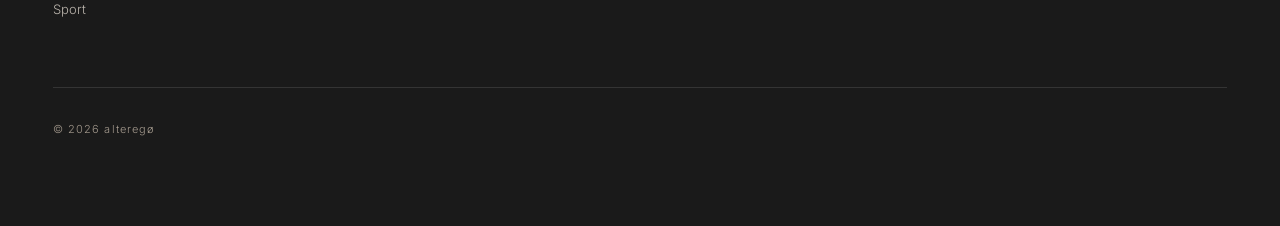
<file: contatti.html>
<!DOCTYPE html>
<html lang="it" class="no-js">
<head>
<meta charset="utf-8">
<script>document.documentElement.classList.remove('no-js')</script>
<meta name="viewport" content="width=device-width, initial-scale=1">
<title>Contatti — alteregø</title>
<meta name="description" content="Contatta alteregø: informazioni sulle collezioni, richieste stampa, collaborazioni e rivenditori.">
<meta property="og:title" content="Contatti — alteregø">
<meta property="og:description" content="Informazioni sulle collezioni, richieste stampa, collaborazioni e rivenditori.">
<meta property="og:type" content="website">
<meta property="og:locale" content="it_IT">
<link rel="icon" href="assets/favicon.svg" type="image/svg+xml">
<link rel="canonical" href="https://matteohoxha27-netizen.github.io/alterego/contatti.html">
<meta property="og:url" content="https://matteohoxha27-netizen.github.io/alterego/contatti.html">
<meta property="og:image" content="https://matteohoxha27-netizen.github.io/alterego/assets/img/brand-logo-nero-01.jpg">
<meta name="twitter:card" content="summary_large_image">
<meta name="theme-color" content="#FAF9F7">
<link rel="preconnect" href="https://fonts.googleapis.com">
<link rel="preconnect" href="https://fonts.gstatic.com" crossorigin>
<link rel="stylesheet" href="https://fonts.googleapis.com/css2?family=Cormorant+Garamond:ital,wght@0,300;1,300&family=Inter:wght@200;300;400&display=swap">
<link rel="stylesheet" href="assets/css/style.css">
<script src="assets/js/main.js" defer></script>
</head>
<body>

<a class="skip-link" href="#main">Vai al contenuto</a>

<header class="site-header">
  <div class="wrap site-header__inner">
    <a class="site-header__logo" href="index.html" aria-label="alteregø — home">alteregø</a>
    <button class="nav-toggle" type="button" aria-expanded="false" aria-controls="nav">Menu</button>
    <nav class="nav" id="nav" aria-label="Navigazione principale">
      <a href="premium.html">Premium</a>
      <a href="statement.html">Statement</a>
      <a href="women.html">Women</a>
      <a href="sport.html">Sport</a>
      <a href="brand.html">Brand</a>
      <a href="contatti.html" aria-current="page">Contatti</a>
    </nav>
  </div>
</header>

<main id="main">

  <section class="section section--tight">
    <div class="wrap">
      <div class="section__head">
        <p class="eyebrow">Contatti</p>
        <h1 class="title">Parliamone.</h1>
        <p class="lede">Per informazioni sulle collezioni, richieste stampa, collaborazioni o per portare alteregø nel tuo store.</p>
      </div>
    </div>
  </section>

  <section class="section section--tight">
    <div class="wrap">
      <dl class="spec">
        <div>
          <dt>Informazioni</dt>
          <dd><a href="mailto:info@alterego.it">info@alterego.it</a></dd>
        </div>
        <div>
          <dt>Rivenditori</dt>
          <dd><a href="mailto:wholesale@alterego.it">wholesale@alterego.it</a></dd>
        </div>
        <div>
          <dt>Stampa</dt>
          <dd><a href="mailto:press@alterego.it">press@alterego.it</a></dd>
        </div>
        <div>
          <dt>Instagram</dt>
          <dd><a href="https://www.instagram.com/_alterego_club/" rel="me noopener" target="_blank">@_alterego_club</a></dd>
        </div>
      </dl>
    </div>
  </section>

  <section class="section section--dark">
    <div class="wrap statement">
      <p class="serif" style="font-size: var(--t-xl); max-width: 26ch">Designed for the version of you nobody sees.</p>
    </div>
  </section>

</main>

<footer class="site-footer">
  <div class="wrap">
    <p class="site-footer__payoff">Less is identity.</p>

    <div class="site-footer__cols">
      <div>
        <h2>Collezioni</h2>
        <ul>
          <li><a href="premium.html">Premium</a></li>
          <li><a href="statement.html">Statement</a></li>
          <li><a href="women.html">Women</a></li>
          <li><a href="sport.html">Sport</a></li>
        </ul>
      </div>
      <div>
        <h2>Brand</h2>
        <ul>
          <li><a href="brand.html">La storia</a></li>
          <li><a href="brand.html#materiali">Materiali</a></li>
          <li><a href="contatti.html">Contatti</a></li>
        </ul>
      </div>
      <div>
        <h2>Scrivici</h2>
        <ul>
          <li><a href="mailto:info@alterego.it">info@alterego.it</a></li>
          <li><a href="https://www.instagram.com/_alterego_club/" rel="me noopener" target="_blank">@_alterego_club</a></li>
        </ul>
      </div>
    </div>

    <div class="site-footer__legal">
      <p>© 2026 alteregø</p>
    </div>
  </div>
</footer>

</body>
</html>
</file>
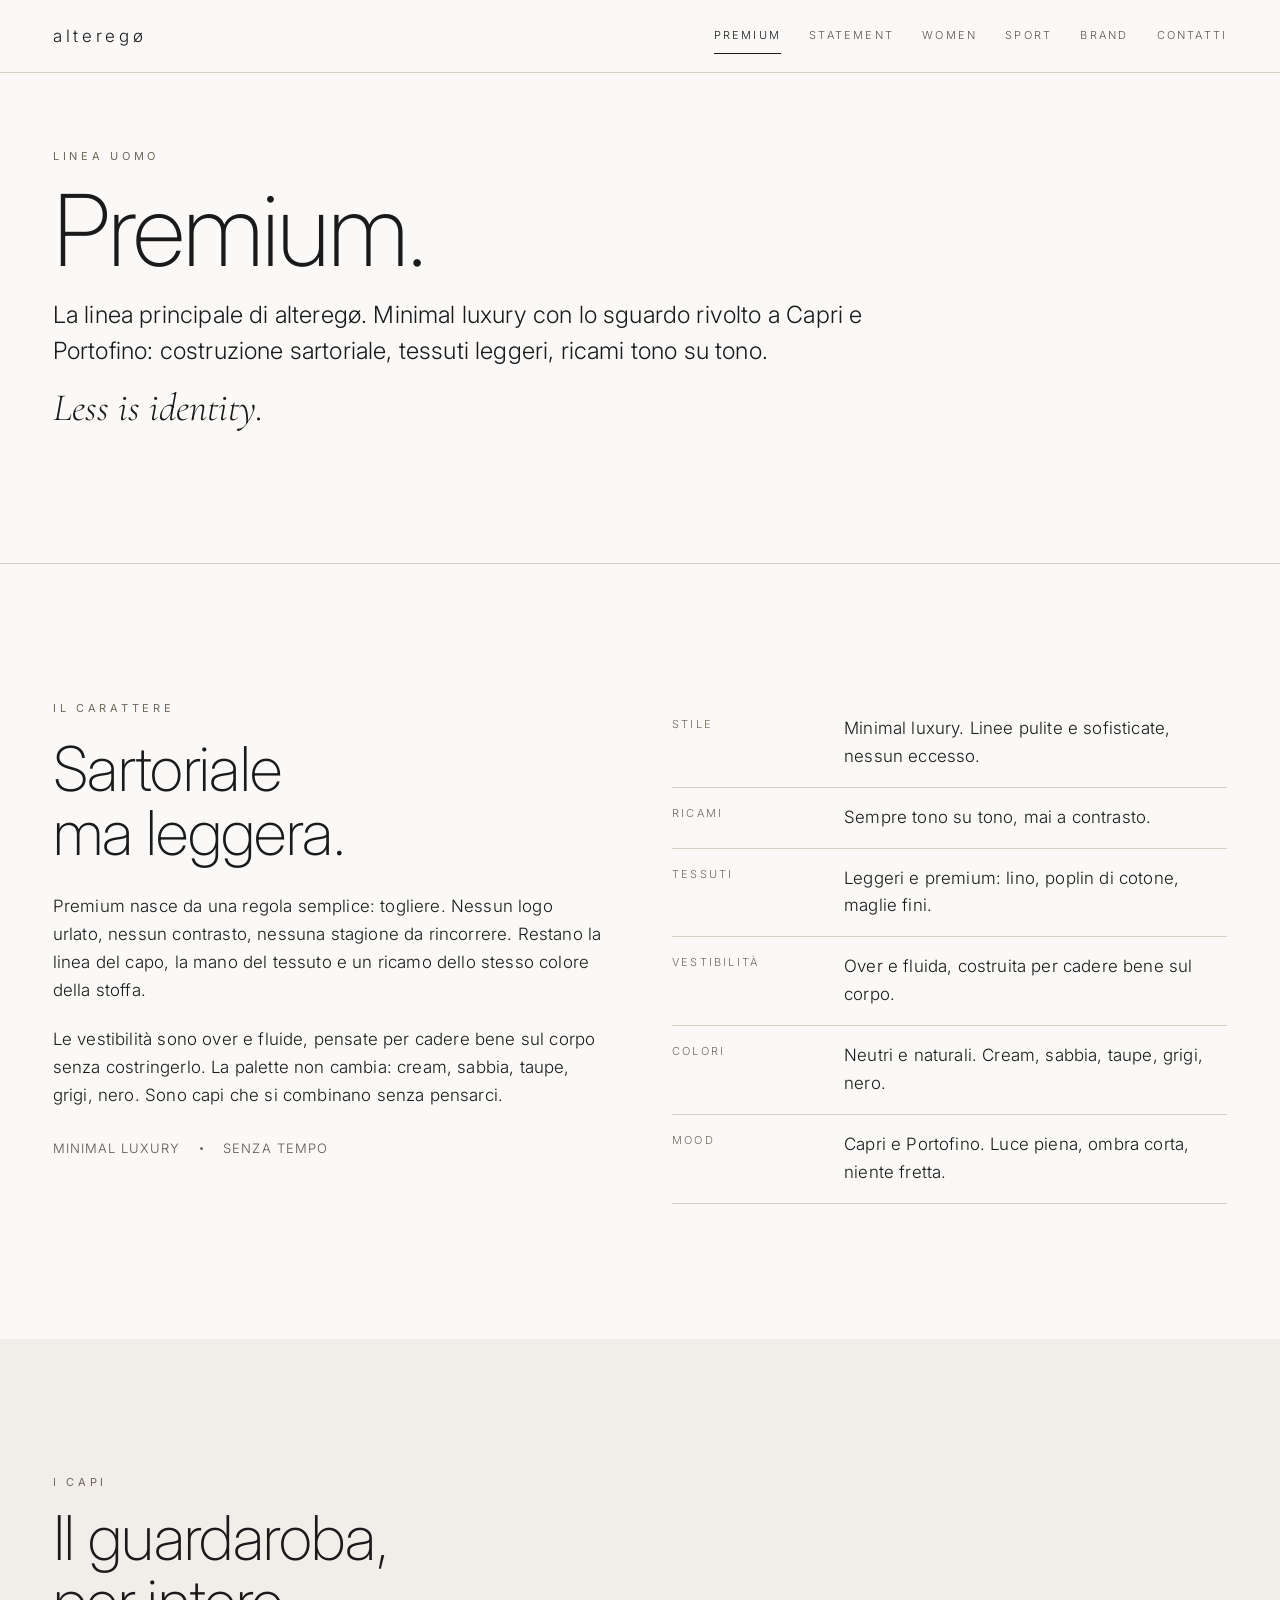
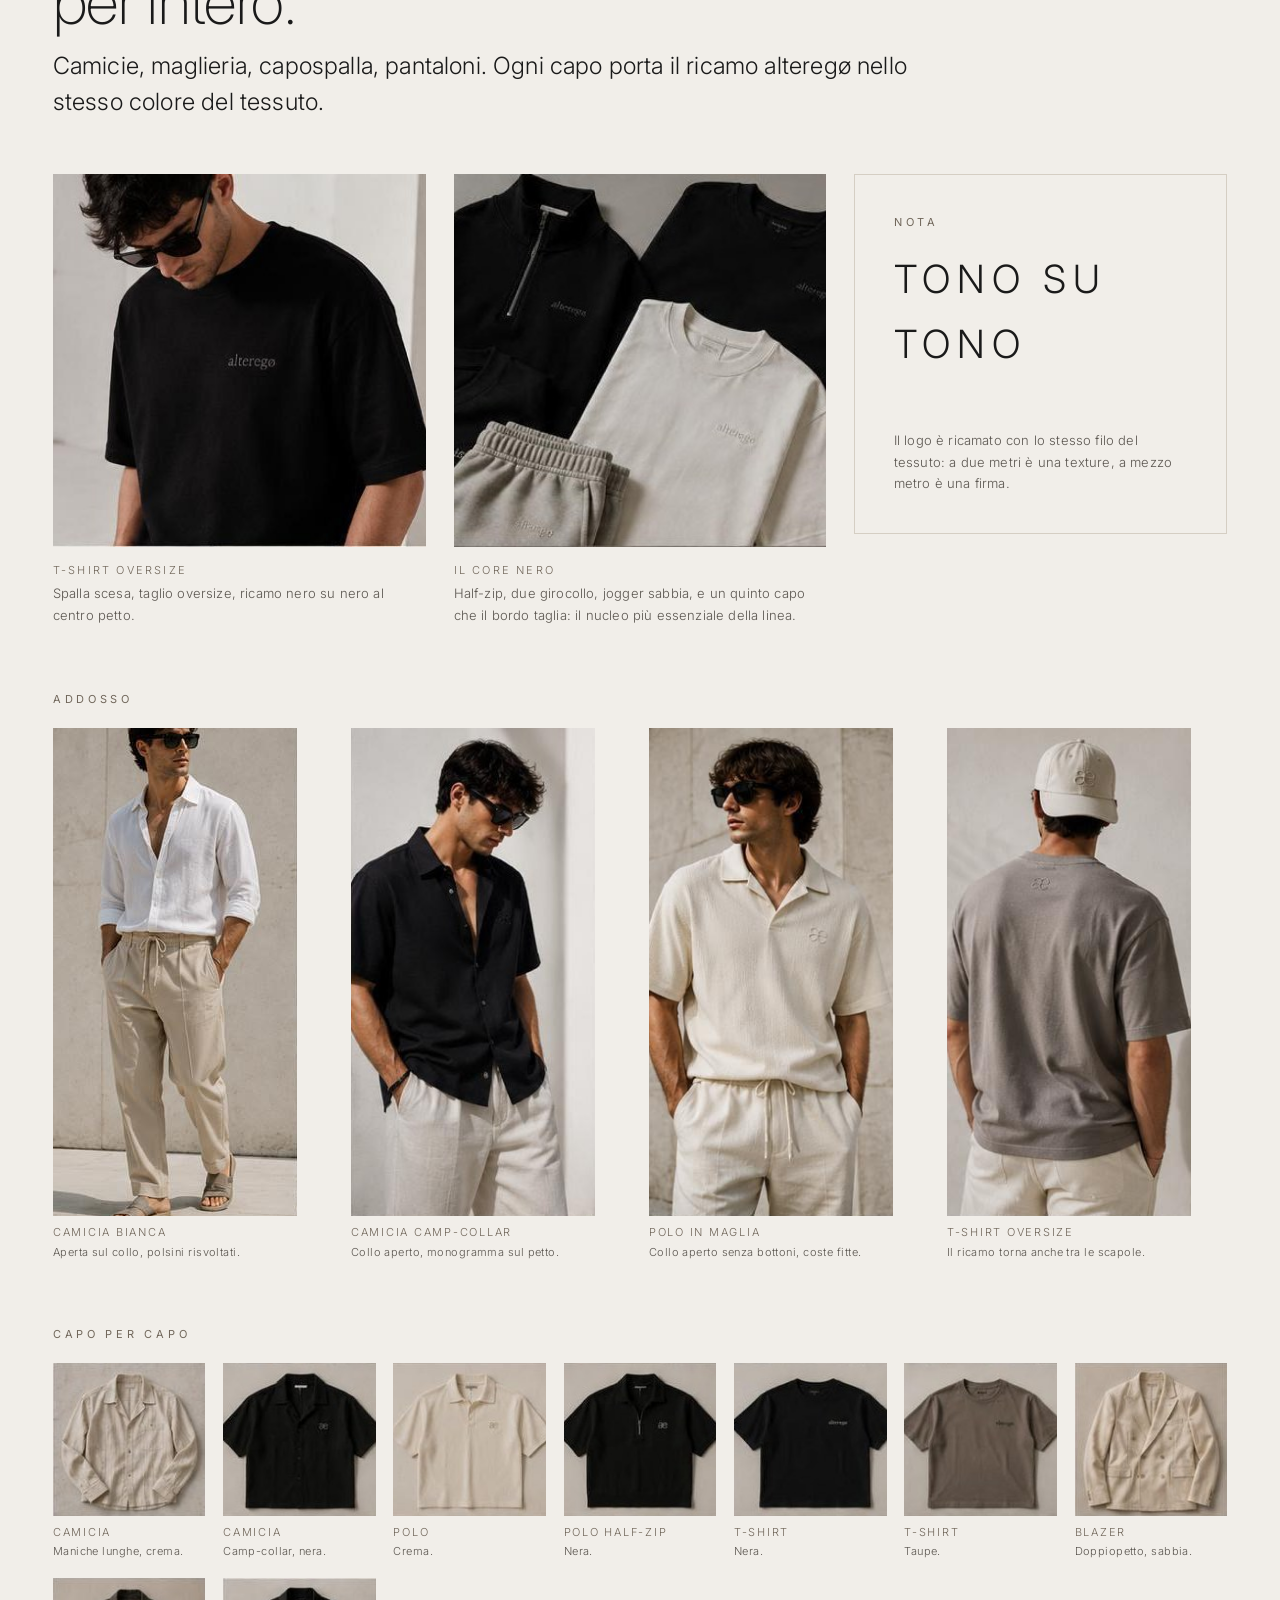
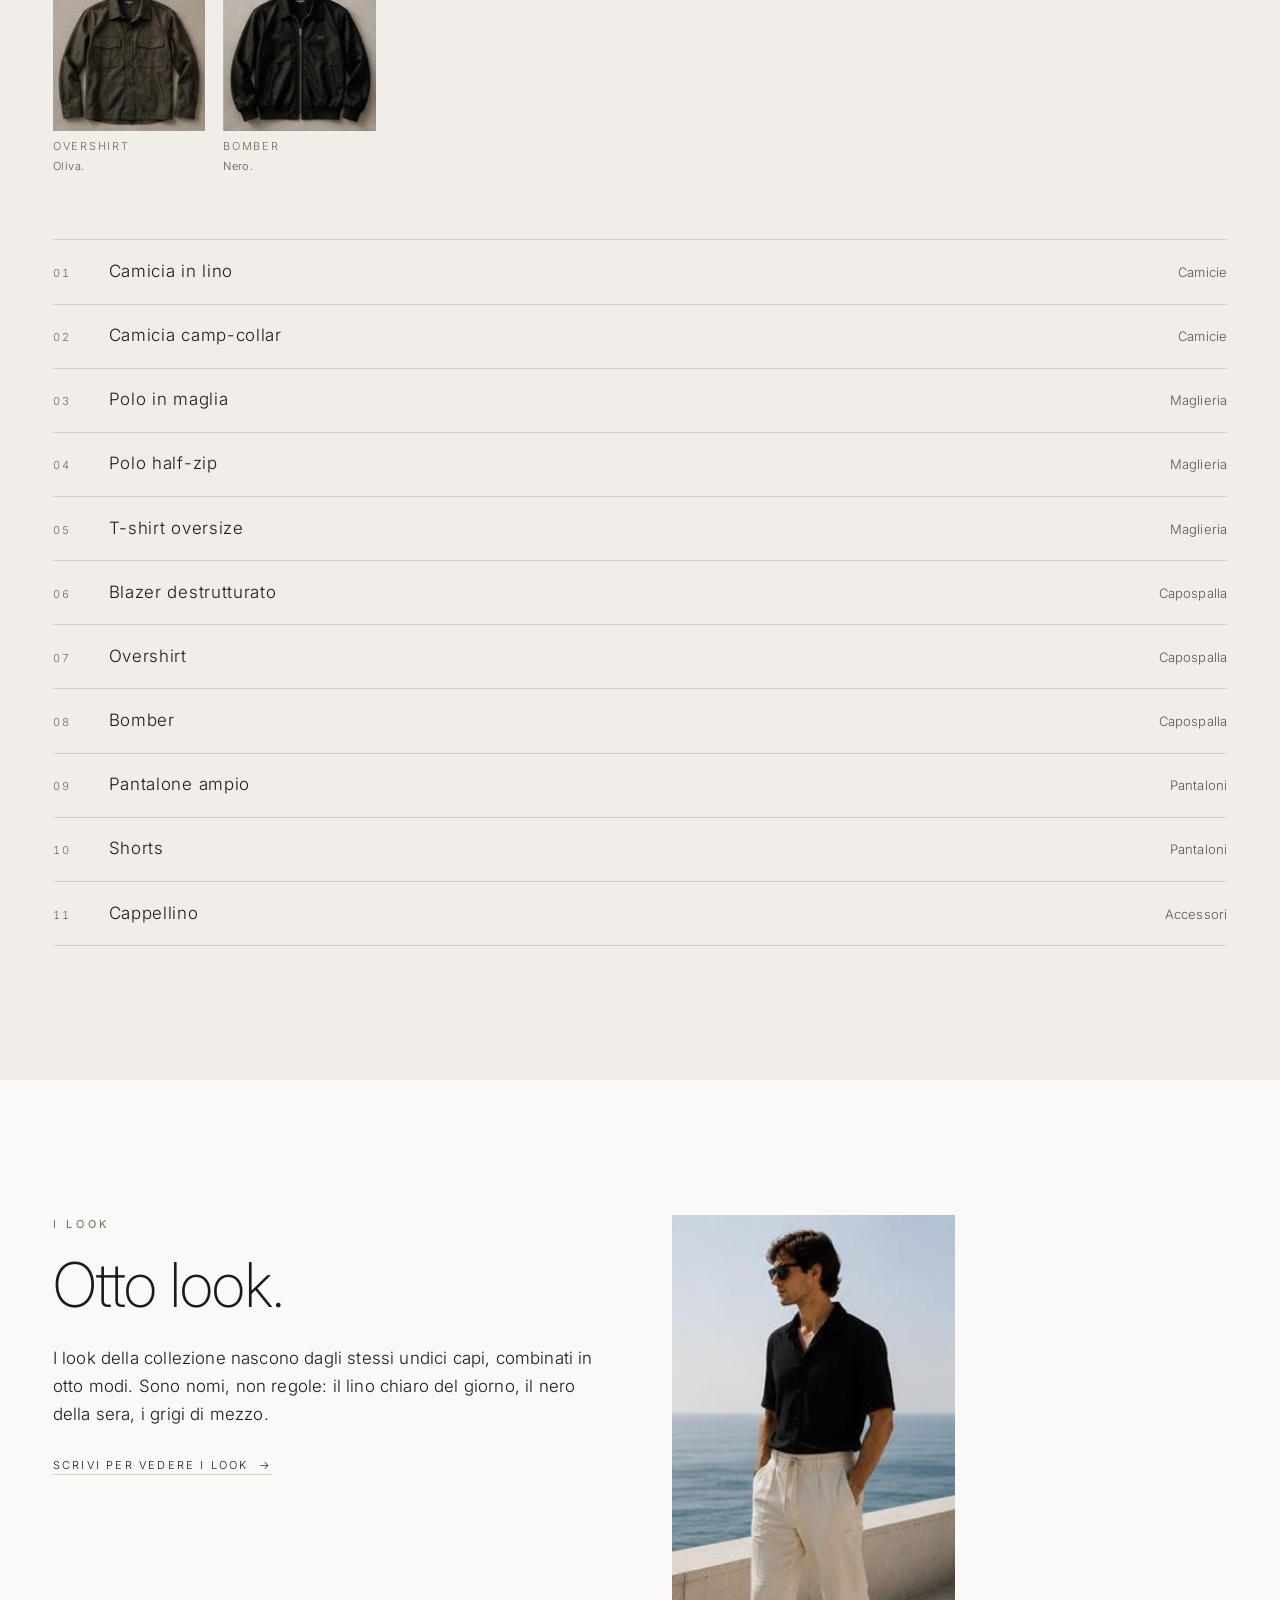
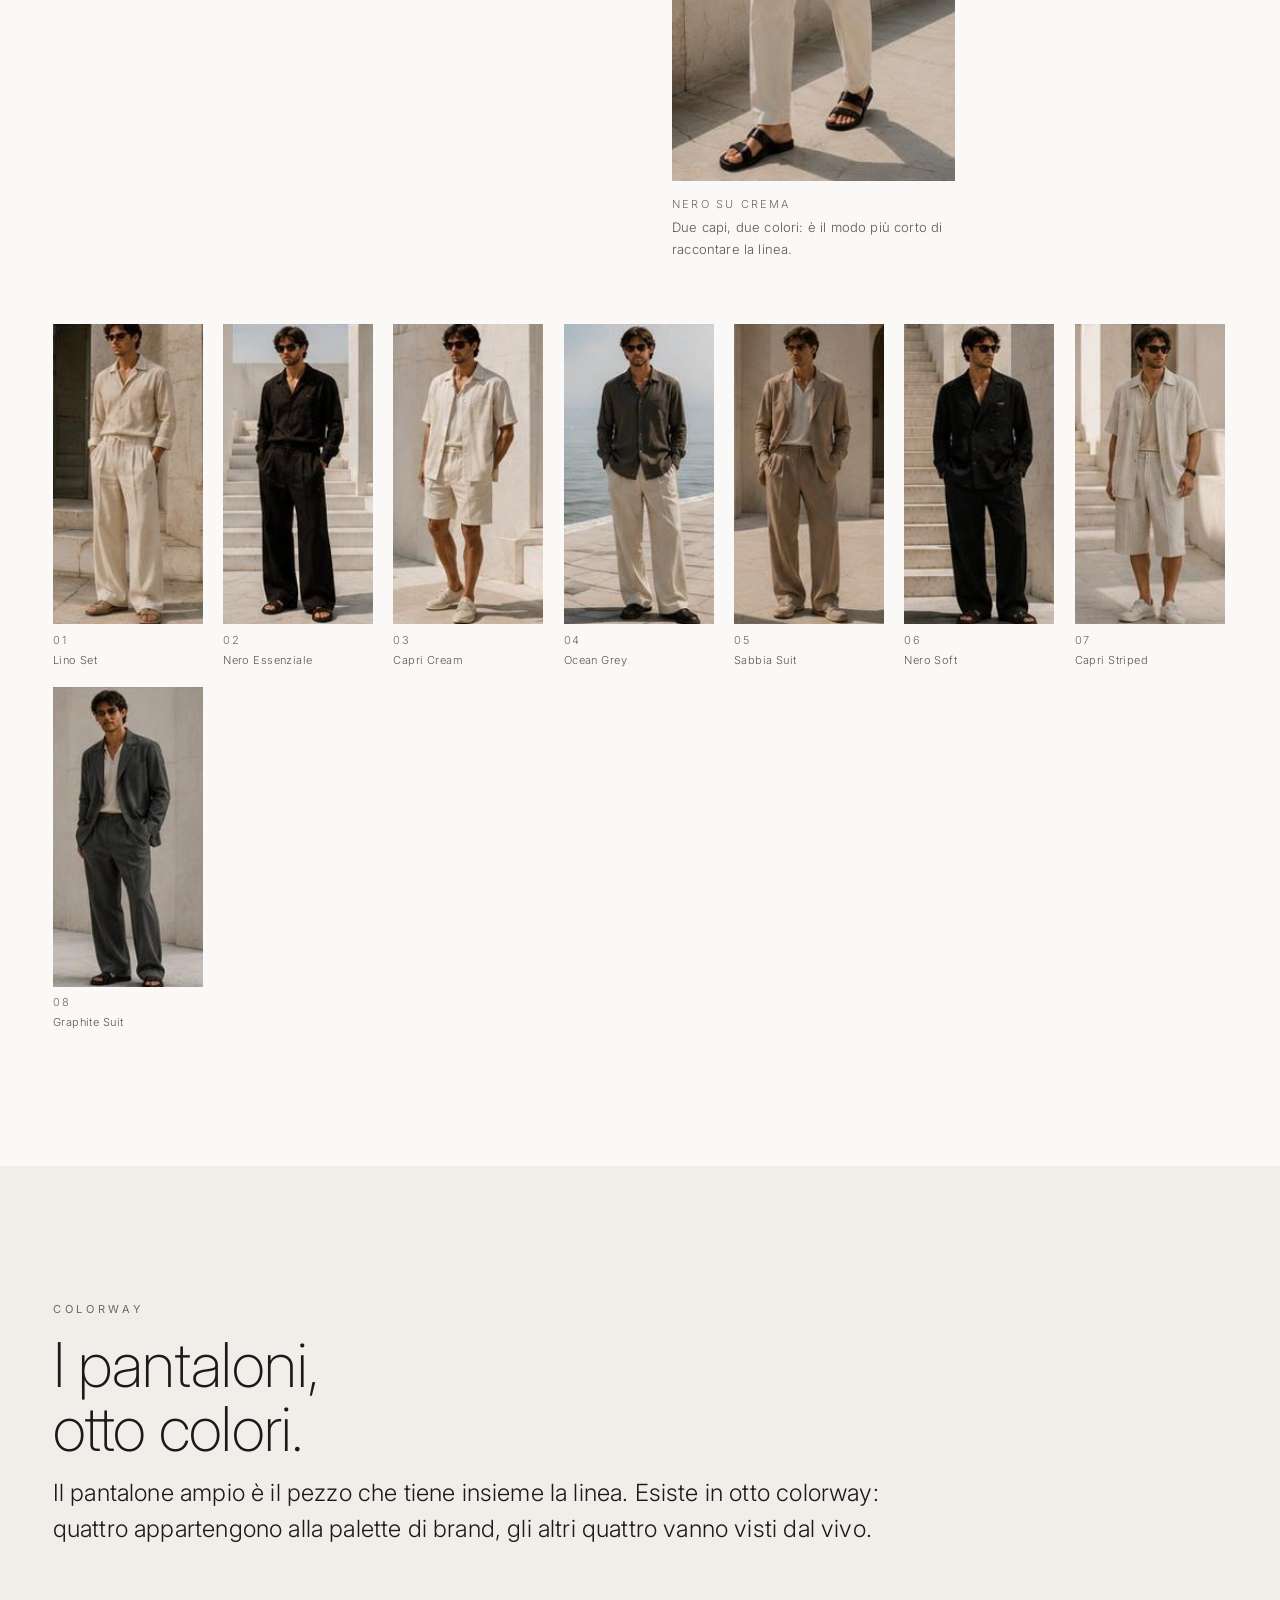
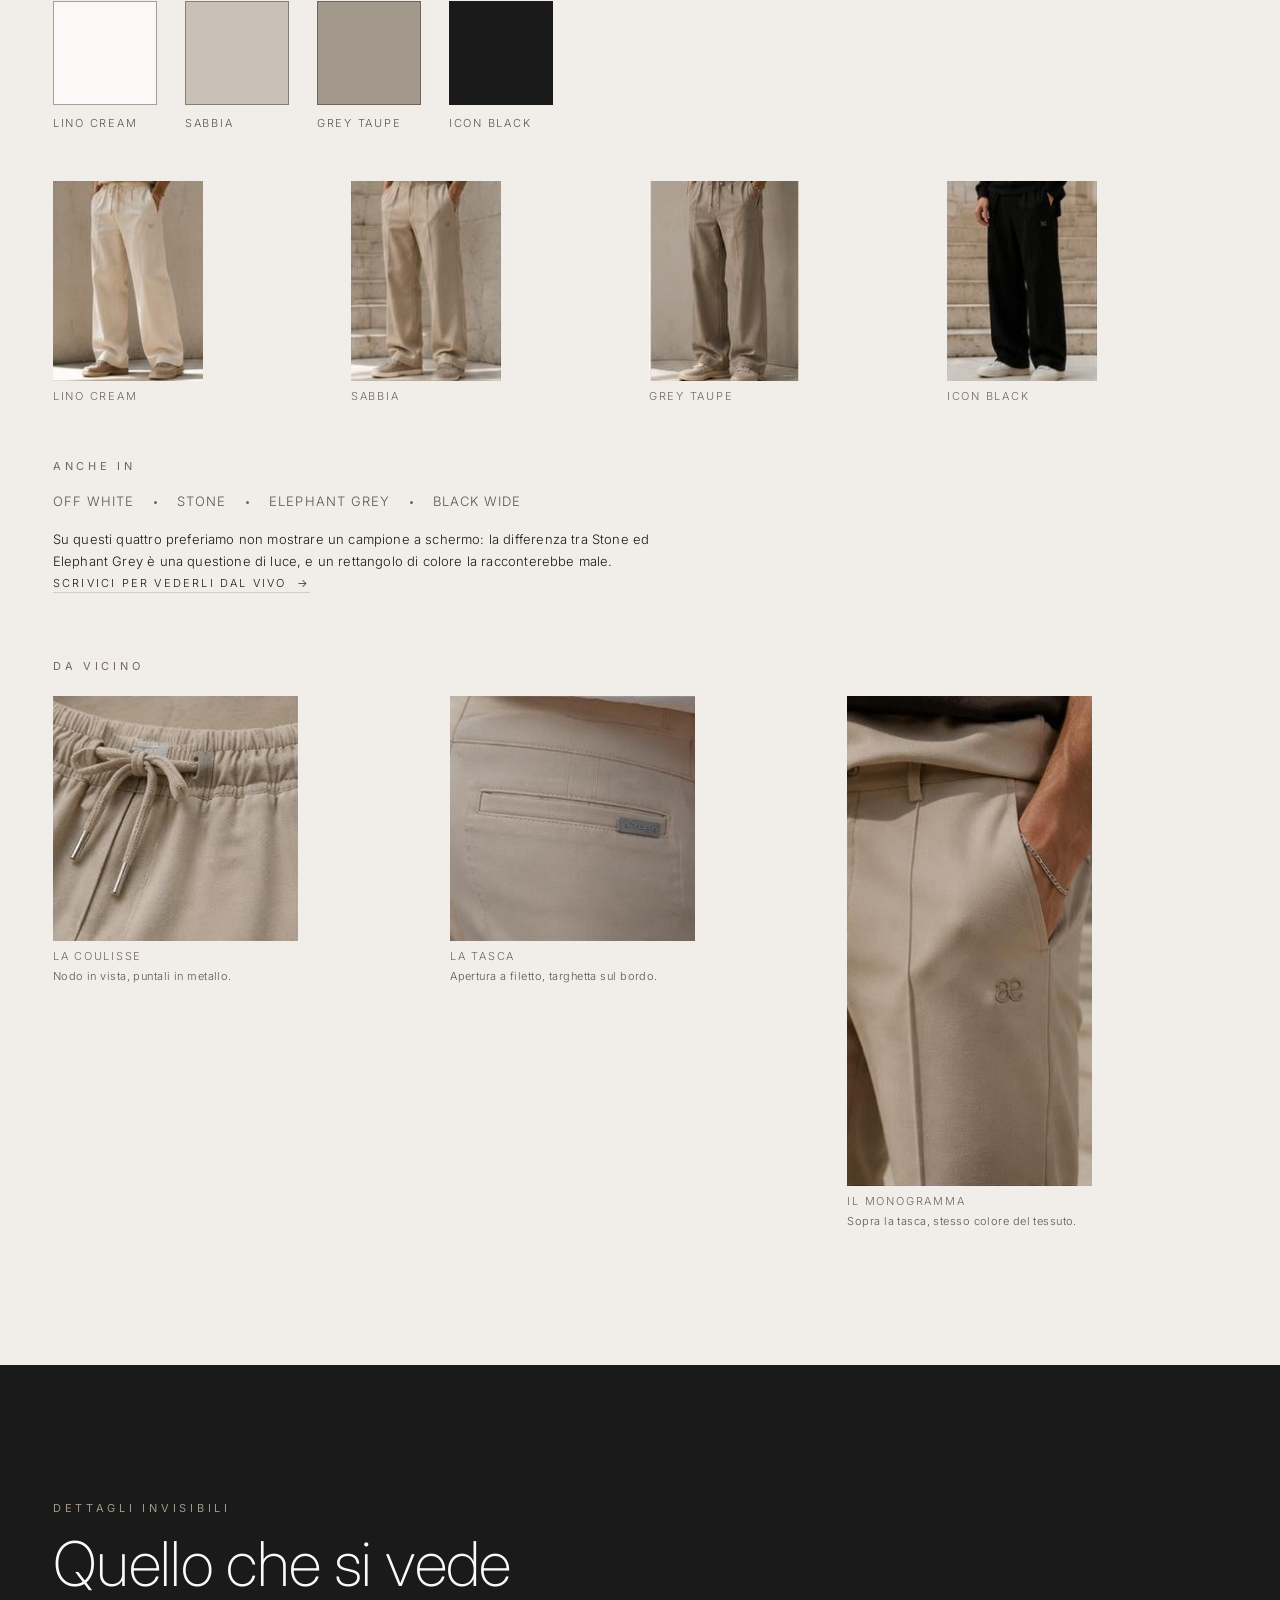
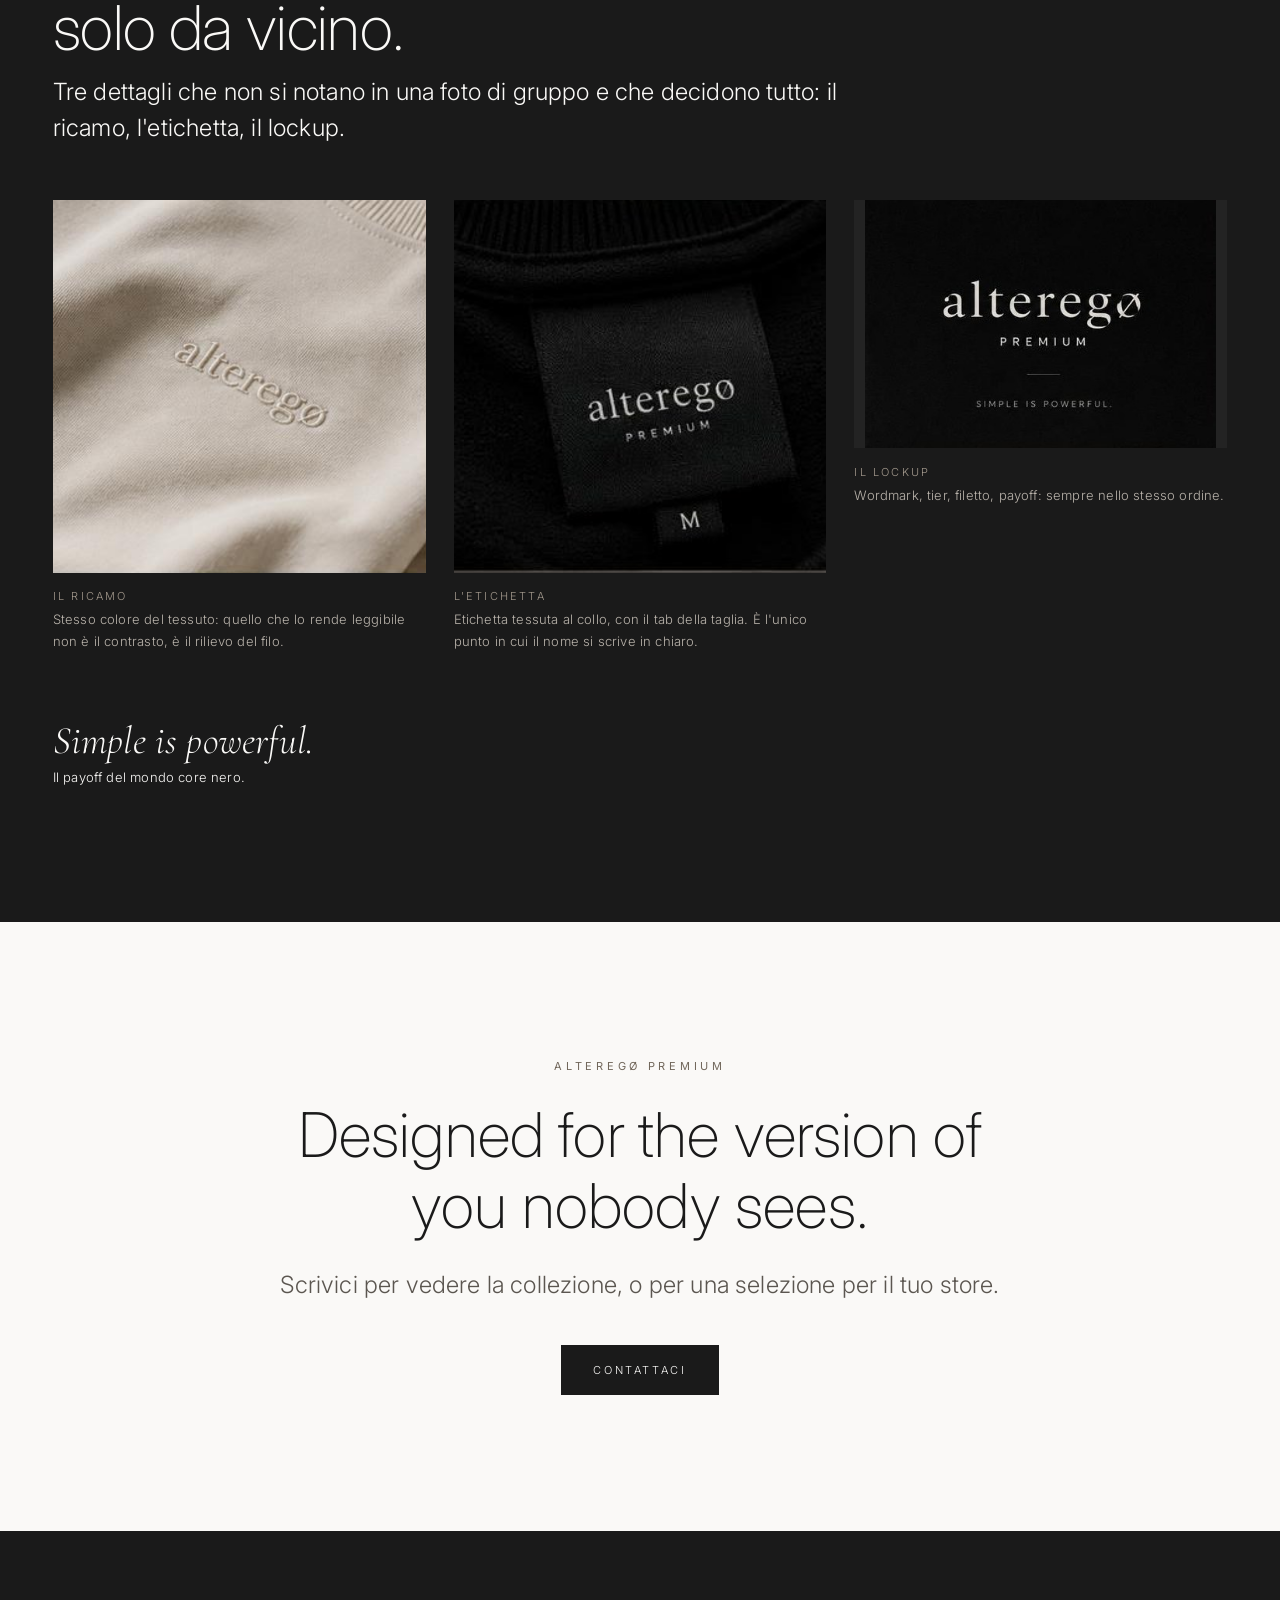
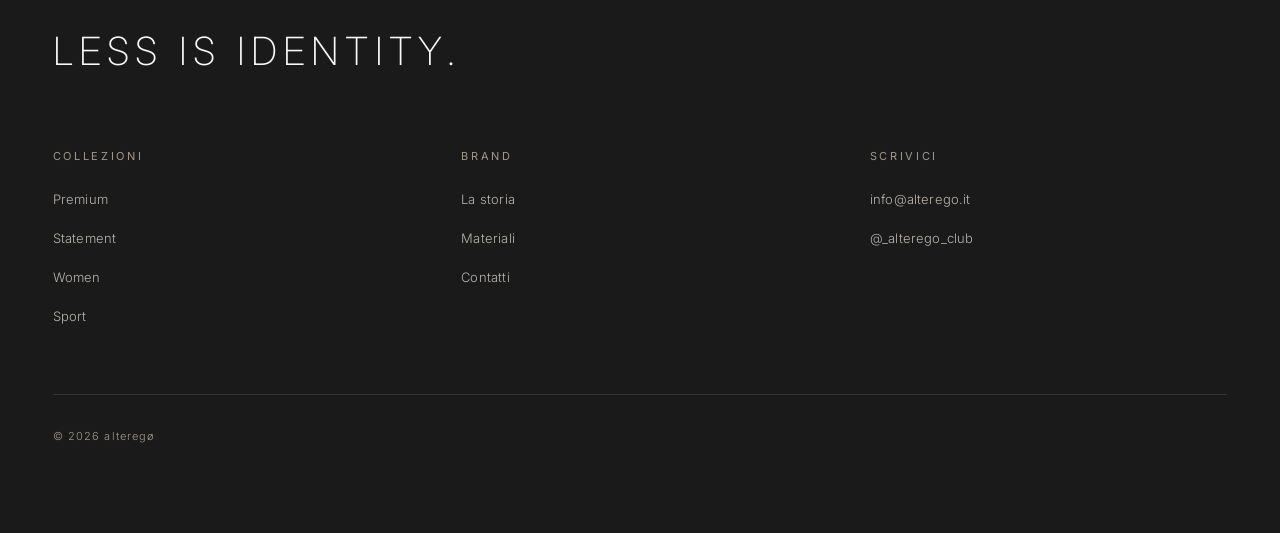
<file: premium.html>
<!DOCTYPE html>
<html lang="it" class="no-js">
<head>
<meta charset="utf-8">
<script>document.documentElement.classList.remove('no-js')</script>
<meta name="viewport" content="width=device-width, initial-scale=1">
<title>Premium — La linea uomo — alteregø</title>
<meta name="description" content="alteregø PREMIUM, la linea uomo: camicie in lino, polo half-zip, blazer destrutturati, pantaloni ampi. Costruzione sartoriale, tessuti leggeri, ricami tono su tono.">
<meta property="og:title" content="Premium — La linea uomo — alteregø">
<meta property="og:description" content="Minimal luxury, mood Capri. Tessuti leggeri, ricami tono su tono, colori naturali. Less is identity.">
<meta property="og:type" content="website">
<meta property="og:locale" content="it_IT">
<link rel="icon" href="assets/favicon.svg" type="image/svg+xml">
<link rel="canonical" href="https://matteohoxha27-netizen.github.io/alterego/premium.html">
<meta property="og:url" content="https://matteohoxha27-netizen.github.io/alterego/premium.html">
<meta property="og:image" content="https://matteohoxha27-netizen.github.io/alterego/assets/img/brand-logo-nero-01.jpg">
<meta name="twitter:card" content="summary_large_image">
<meta name="theme-color" content="#FAF9F7">
<link rel="preconnect" href="https://fonts.googleapis.com">
<link rel="preconnect" href="https://fonts.gstatic.com" crossorigin>
<link rel="stylesheet" href="https://fonts.googleapis.com/css2?family=Cormorant+Garamond:ital,wght@0,300;1,300&family=Inter:wght@200;300;400&display=swap">
<link rel="stylesheet" href="assets/css/style.css">
<script src="assets/js/main.js" defer></script>
</head>
<body>

<a class="skip-link" href="#main">Vai al contenuto</a>

<header class="site-header">
  <div class="wrap site-header__inner">
    <a class="site-header__logo" href="index.html" aria-label="alteregø — home">alteregø</a>
    <button class="nav-toggle" type="button" aria-expanded="false" aria-controls="nav">Menu</button>
    <nav class="nav" id="nav" aria-label="Navigazione principale">
      <a href="premium.html" aria-current="page">Premium</a>
      <a href="statement.html">Statement</a>
      <a href="women.html">Women</a>
      <a href="sport.html">Sport</a>
      <a href="brand.html">Brand</a>
      <a href="contatti.html">Contatti</a>
    </nav>
  </div>
</header>

<main id="main">

  <!-- 1. Intestazione di pagina: solo tipografia, nessuna immagine -->
  <section class="section section--tight">
    <div class="wrap">
      <div class="section__head">
        <p class="eyebrow">Linea uomo</p>
        <h1 class="title title--display">Premium.</h1>
        <p class="lede">La linea principale di alteregø. Minimal luxury con lo sguardo rivolto a Capri e Portofino: costruzione sartoriale, tessuti leggeri, ricami tono su tono.</p>
        <p class="serif" style="font-size: var(--t-xl); max-width: 22ch">Less is identity.</p>
      </div>
    </div>
  </section>

  <hr class="rule">

  <!-- 2. Il carattere della linea -->
  <section class="section">
    <div class="wrap">
      <div class="grid grid--2" style="align-items: start; gap: clamp(2rem, 5vw, 5rem)">
        <div class="reveal">
          <p class="eyebrow">Il carattere</p>
          <p class="title" style="margin-top: 1.25rem">Sartoriale<br>ma leggera.</p>
          <div class="prose" style="margin-top: 1.75rem">
            <p>Premium nasce da una regola semplice: togliere. Nessun logo urlato, nessun contrasto, nessuna stagione da rincorrere. Restano la linea del capo, la mano del tessuto e un ricamo dello stesso colore della stoffa.</p>
            <p>Le vestibilità sono over e fluide, pensate per cadere bene sul corpo senza costringerlo. La palette non cambia: cream, sabbia, taupe, grigi, nero. Sono capi che si combinano senza pensarci.</p>
          </div>
          <ul class="inline-list" style="margin-top: 1.75rem">
            <li>Minimal luxury</li>
            <li>Senza tempo</li>
          </ul>
        </div>
        <dl class="spec reveal">
          <div>
            <dt>Stile</dt>
            <dd>Minimal luxury. Linee pulite e sofisticate, nessun eccesso.</dd>
          </div>
          <div>
            <dt>Ricami</dt>
            <dd>Sempre tono su tono, mai a contrasto.</dd>
          </div>
          <div>
            <dt>Tessuti</dt>
            <dd>Leggeri e premium: lino, poplin di cotone, maglie fini.</dd>
          </div>
          <div>
            <dt>Vestibilità</dt>
            <dd>Over e fluida, costruita per cadere bene sul corpo.</dd>
          </div>
          <div>
            <dt>Colori</dt>
            <dd>Neutri e naturali. Cream, sabbia, taupe, grigi, nero.</dd>
          </div>
          <div>
            <dt>Mood</dt>
            <dd>Capri e Portofino. Luce piena, ombra corta, niente fretta.</dd>
          </div>
        </dl>
      </div>
    </div>
  </section>

  <!-- 3. I capi -->
  <section class="section section--alt" id="capi">
    <div class="wrap">
      <div class="section__head reveal">
        <p class="eyebrow">I capi</p>
        <h2 class="title">Il guardaroba,<br>per intero.</h2>
        <p class="lede">Camicie, maglieria, capospalla, pantaloni. Ogni capo porta il ricamo alteregø nello stesso colore del tessuto.</p>
      </div>

      <div class="grid grid--3 reveal" style="align-items: start; margin-bottom: clamp(2.5rem, 5vw, 4rem)">
        <figure class="figure" style="max-width: 380px">
          <div class="figure__media figure__media--square">
            <img src="assets/img/premium-tee-nera-01.jpg" alt="Modello a mezzo busto con occhiali da sole scuri, t-shirt nera oversize con logo alteregø ricamato al centro petto" loading="lazy" decoding="async" width="430" height="382">
          </div>
          <figcaption>
            <span class="figure__label">T-shirt oversize</span>
            Spalla scesa, taglio oversize, ricamo nero su nero al centro petto.
          </figcaption>
        </figure>
        <figure class="figure" style="max-width: 380px">
          <div class="figure__media figure__media--square">
            <img src="assets/img/premium-flatlay-nero-01.jpg" alt="Flat lay dall'alto di cinque capi alteregø, ognuno con il logo ricamato tono su tono: felpa half-zip nera, felpa girocollo nera a manica lunga, felpa girocollo crema, pantaloni jogger grigio sabbia e un quinto capo nero che il bordo della foto taglia in basso a sinistra" loading="lazy" decoding="async" width="384" height="340">
          </div>
          <figcaption>
            <span class="figure__label">Il core nero</span>
            Half-zip, due girocollo, jogger sabbia, e un quinto capo che il bordo taglia: il nucleo più essenziale della linea.
          </figcaption>
        </figure>
        <div class="card--type">
          <div>
            <p class="eyebrow">Nota</p>
            <p class="title--spaced" style="margin-top: 1rem">Tono su tono</p>
          </div>
          <p class="card__text">Il logo è ricamato con lo stesso filo del tessuto: a due metri è una texture, a mezzo metro è una firma.</p>
        </div>
      </div>

      <p class="eyebrow reveal">Addosso</p>
      <div class="grid grid--gallery reveal" style="align-items: start; margin: 1.25rem 0 clamp(2.5rem, 5vw, 4rem)">
        <figure class="figure" style="max-width: 244px">
          <div class="figure__media figure__media--portrait">
            <img src="assets/img/premium-camicia-bianca-lino-01.jpg" alt="Uomo in piedi con occhiali da sole scuri: camicia bianca a maniche lunghe con i primi bottoni aperti e polsini risvoltati, pantalone sabbia con coulisse in vita, sandali chiari; parete di cemento chiaro" loading="lazy" decoding="async" width="244" height="508">
          </div>
          <figcaption>
            <span class="figure__label">Camicia bianca</span>
            Aperta sul collo, polsini risvoltati.
          </figcaption>
        </figure>
        <figure class="figure" style="max-width: 244px">
          <div class="figure__media figure__media--portrait">
            <img src="assets/img/premium-camicia-nera-03.jpg" alt="Uomo con occhiali da sole appoggiato a una parete bianca: camicia nera a maniche corte con collo aperto e monogramma ricamato sul petto, pantalone bianco ampio, una mano in tasca" loading="lazy" decoding="async" width="253" height="498">
          </div>
          <figcaption>
            <span class="figure__label">Camicia camp-collar</span>
            Collo aperto, monogramma sul petto.
          </figcaption>
        </figure>
        <figure class="figure" style="max-width: 244px">
          <div class="figure__media figure__media--portrait">
            <img src="assets/img/premium-polo-cream-03.jpg" alt="Uomo di tre quarti con occhiali da sole: polo crema in maglia a coste con collo aperto e monogramma æ ricamato sul petto, pantalone crema con coulisse annodata; parete chiara" loading="lazy" decoding="async" width="255" height="498">
          </div>
          <figcaption>
            <span class="figure__label">Polo in maglia</span>
            Collo aperto senza bottoni, coste fitte.
          </figcaption>
        </figure>
        <figure class="figure" style="max-width: 244px">
          <div class="figure__media figure__media--portrait">
            <img src="assets/img/premium-tshirt-grigia-schiena-01.jpg" alt="Uomo ripreso di schiena con cappellino crema: t-shirt grigia oversize con monogramma ricamato tra le scapole, pantalone bianco, fondo chiaro" loading="lazy" decoding="async" width="256" height="498">
          </div>
          <figcaption>
            <span class="figure__label">T-shirt oversize</span>
            Il ricamo torna anche tra le scapole.
          </figcaption>
        </figure>
      </div>

      <p class="eyebrow reveal">Capo per capo</p>
      <div class="grid grid--tight reveal" style="align-items: start; margin: 1.25rem 0 clamp(2.5rem, 5vw, 4rem)">
        <figure class="figure">
          <div class="figure__media figure__media--square">
            <img src="assets/img/premium-flatlay-camicia-cream-01.jpg" alt="Camicia crema a maniche lunghe con collo aperto e taschino sul petto, distesa e fotografata dall'alto su fondo grigio" loading="lazy" decoding="async" width="157" height="159">
          </div>
          <figcaption><span class="figure__label">Camicia</span> Maniche lunghe, crema.</figcaption>
        </figure>
        <figure class="figure">
          <div class="figure__media figure__media--square">
            <img src="assets/img/premium-flatlay-camicia-nera-01.jpg" alt="Camicia nera a maniche corte con collo aperto e monogramma ricamato sul petto, distesa e fotografata dall'alto su fondo grigio" loading="lazy" decoding="async" width="185" height="161">
          </div>
          <figcaption><span class="figure__label">Camicia</span> Camp-collar, nera.</figcaption>
        </figure>
        <figure class="figure">
          <div class="figure__media figure__media--square">
            <img src="assets/img/premium-flatlay-polo-cream-01.jpg" alt="Polo crema a maniche corte con collo a punta e monogramma ricamato sul petto, distesa e fotografata dall'alto su fondo grigio" loading="lazy" decoding="async" width="185" height="161">
          </div>
          <figcaption><span class="figure__label">Polo</span> Crema.</figcaption>
        </figure>
        <figure class="figure">
          <div class="figure__media figure__media--square">
            <img src="assets/img/premium-flatlay-polo-halfzip-nera-01.jpg" alt="Polo nera a maniche corte con mezza zip al collo e monogramma ricamato sul petto, distesa e fotografata dall'alto su fondo grigio" loading="lazy" decoding="async" width="186" height="161">
          </div>
          <figcaption><span class="figure__label">Polo half-zip</span> Nera.</figcaption>
        </figure>
        <figure class="figure">
          <div class="figure__media figure__media--square">
            <img src="assets/img/premium-flatlay-tshirt-nera-01.jpg" alt="T-shirt nera a maniche corte con la scritta alteregø ricamata sul petto, distesa e fotografata dall'alto su fondo grigio" loading="lazy" decoding="async" width="176" height="161">
          </div>
          <figcaption><span class="figure__label">T-shirt</span> Nera.</figcaption>
        </figure>
        <figure class="figure">
          <div class="figure__media figure__media--square">
            <img src="assets/img/premium-flatlay-tshirt-taupe-01.jpg" alt="T-shirt taupe a maniche corte con la scritta alteregø ricamata sul petto, distesa e fotografata dall'alto su fondo grigio" loading="lazy" decoding="async" width="183" height="161">
          </div>
          <figcaption><span class="figure__label">T-shirt</span> Taupe.</figcaption>
        </figure>
        <figure class="figure">
          <div class="figure__media figure__media--square">
            <img src="assets/img/premium-flatlay-blazer-sabbia-01.jpg" alt="Giacca sabbia doppiopetto con revers a lancia e tasche a filetto, distesa e fotografata dall'alto su fondo grigio" loading="lazy" decoding="async" width="155" height="159">
          </div>
          <figcaption><span class="figure__label">Blazer</span> Doppiopetto, sabbia.</figcaption>
        </figure>
        <figure class="figure">
          <div class="figure__media figure__media--square">
            <img src="assets/img/premium-flatlay-overshirt-oliva-01.jpg" alt="Overshirt verde oliva con abbottonatura frontale, collo a camicia e due taschini con patta, distesa e fotografata dall'alto su fondo grigio" loading="lazy" decoding="async" width="156" height="159">
          </div>
          <figcaption><span class="figure__label">Overshirt</span> Oliva.</figcaption>
        </figure>
        <figure class="figure">
          <div class="figure__media figure__media--square">
            <img src="assets/img/premium-flatlay-bomber-nero-01.jpg" alt="Bomber nero con zip centrale, collo a camicia, polsini e fondo a costine e un piccolo ricamo sul petto, disteso e fotografato dall'alto su fondo grigio" loading="lazy" decoding="async" width="160" height="159">
          </div>
          <figcaption><span class="figure__label">Bomber</span> Nero.</figcaption>
        </figure>
      </div>

      <ol class="index-list reveal">
        <li><span class="index-list__num">01</span> <span class="index-list__name">Camicia in lino</span> <span class="index-list__meta">Camicie</span></li>
        <li><span class="index-list__num">02</span> <span class="index-list__name">Camicia camp-collar</span> <span class="index-list__meta">Camicie</span></li>
        <li><span class="index-list__num">03</span> <span class="index-list__name">Polo in maglia</span> <span class="index-list__meta">Maglieria</span></li>
        <li><span class="index-list__num">04</span> <span class="index-list__name">Polo half-zip</span> <span class="index-list__meta">Maglieria</span></li>
        <li><span class="index-list__num">05</span> <span class="index-list__name">T-shirt oversize</span> <span class="index-list__meta">Maglieria</span></li>
        <li><span class="index-list__num">06</span> <span class="index-list__name">Blazer destrutturato</span> <span class="index-list__meta">Capospalla</span></li>
        <li><span class="index-list__num">07</span> <span class="index-list__name">Overshirt</span> <span class="index-list__meta">Capospalla</span></li>
        <li><span class="index-list__num">08</span> <span class="index-list__name">Bomber</span> <span class="index-list__meta">Capospalla</span></li>
        <li><span class="index-list__num">09</span> <span class="index-list__name">Pantalone ampio</span> <span class="index-list__meta">Pantaloni</span></li>
        <li><span class="index-list__num">10</span> <span class="index-list__name">Shorts</span> <span class="index-list__meta">Pantaloni</span></li>
        <li><span class="index-list__num">11</span> <span class="index-list__name">Cappellino</span> <span class="index-list__meta">Accessori</span></li>
      </ol>
    </div>
  </section>

  <!-- 4. I look -->
  <section class="section" id="look">
    <div class="wrap">
      <div class="grid grid--2" style="align-items: start; gap: clamp(2rem, 5vw, 5rem)">
        <div class="reveal">
          <p class="eyebrow">I look</p>
          <h2 class="title" style="margin-top: 1.25rem">Otto look.</h2>
          <div class="prose" style="margin-top: 1.75rem">
            <p>I look della collezione nascono dagli stessi undici capi, combinati in otto modi. Sono nomi, non regole: il lino chiaro del giorno, il nero della sera, i grigi di mezzo.</p>
            <p><a class="link-arrow" href="contatti.html">Scrivi per vedere i look</a></p>
          </div>
        </div>
        <figure class="figure reveal" style="max-width: 283px">
          <div class="figure__media figure__media--portrait">
            <img src="assets/img/premium-look-nero-cream-01.jpg" alt="Uomo con occhiali da sole su una terrazza affacciata sul mare: camicia nera a maniche corte con collo aperto, pantalone crema con coulisse in vita e un piccolo ricamo sulla coscia, sandali neri a doppia fascia" loading="lazy" decoding="async" width="283" height="508">
          </div>
          <figcaption>
            <span class="figure__label">Nero su crema</span>
            Due capi, due colori: è il modo più corto di raccontare la linea.
          </figcaption>
        </figure>
      </div>

      <div class="grid grid--tight reveal" style="align-items: start; margin-top: clamp(2.5rem, 5vw, 4rem)">
        <figure class="figure" style="max-width: 150px">
          <div class="figure__media figure__media--portrait">
            <img src="assets/img/premium-look-lino-set-01.jpg" alt="Look completo crema: camicia a maniche lunghe aperta sul collo e pantalone ampio coordinato, sandali; uomo con occhiali da sole davanti a un muro di pietra chiara con una porta verde" loading="lazy" decoding="async" width="153" height="281">
          </div>
          <figcaption><span class="figure__label">01</span> Lino Set</figcaption>
        </figure>
        <figure class="figure" style="max-width: 150px">
          <div class="figure__media figure__media--portrait">
            <img src="assets/img/premium-look-nero-essenziale-01.jpg" alt="Look total black: camicia a maniche lunghe e pantalone ampio neri, mani in tasca, sandali neri; uomo con occhiali da sole davanti a una scalinata di pietra chiara" loading="lazy" decoding="async" width="150" height="281">
          </div>
          <figcaption><span class="figure__label">02</span> Nero Essenziale</figcaption>
        </figure>
        <figure class="figure" style="max-width: 150px">
          <div class="figure__media figure__media--portrait">
            <img src="assets/img/premium-look-capri-cream-01.jpg" alt="Look crema: camicia a maniche corte con collo aperto e taschino, bermuda coordinati, sneakers chiare; uomo con occhiali da sole su gradini bianchi" loading="lazy" decoding="async" width="152" height="281">
          </div>
          <figcaption><span class="figure__label">03</span> Capri Cream</figcaption>
        </figure>
        <figure class="figure" style="max-width: 150px">
          <div class="figure__media figure__media--portrait">
            <img src="assets/img/premium-look-ocean-grey-01.jpg" alt="Camicia grigio scuro a maniche lunghe abbottonata e pantalone ampio crema, mani in tasca, scarpe nere; uomo con occhiali da sole su un lungomare, mare all'orizzonte" loading="lazy" decoding="async" width="157" height="281">
          </div>
          <figcaption><span class="figure__label">04</span> Ocean Grey</figcaption>
        </figure>
        <figure class="figure" style="max-width: 150px">
          <div class="figure__media figure__media--portrait">
            <img src="assets/img/premium-look-sabbia-suit-01.jpg" alt="Completo sabbia: giacca destrutturata e pantalone ampio coordinato, con un capo bianco a collo aperto sotto la giacca, sneakers chiare; uomo davanti a una parete chiara" loading="lazy" decoding="async" width="161" height="281">
          </div>
          <figcaption><span class="figure__label">05</span> Sabbia Suit</figcaption>
        </figure>
        <figure class="figure" style="max-width: 150px">
          <div class="figure__media figure__media--portrait">
            <img src="assets/img/premium-look-nero-soft-01.jpg" alt="Completo nero: giacca doppiopetto e pantalone ampio, sandali neri; uomo con occhiali da sole davanti a una scalinata di pietra chiara" loading="lazy" decoding="async" width="176" height="281">
          </div>
          <figcaption><span class="figure__label">06</span> Nero Soft</figcaption>
        </figure>
        <figure class="figure" style="max-width: 150px">
          <div class="figure__media figure__media--portrait">
            <img src="assets/img/premium-look-capri-striped-01.jpg" alt="Camicia crema a righe sottili con maniche corte, aperta su una t-shirt beige, bermuda coordinati a righe, sneakers bianche; uomo con occhiali da sole su gradini bianchi" loading="lazy" decoding="async" width="153" height="281">
          </div>
          <figcaption><span class="figure__label">07</span> Capri Striped</figcaption>
        </figure>
        <figure class="figure" style="max-width: 150px">
          <div class="figure__media figure__media--portrait">
            <img src="assets/img/premium-look-graphite-suit-01.jpg" alt="Completo grigio grafite: giacca destrutturata e pantalone ampio coordinato, con un capo bianco a vista sotto la giacca, scarpe nere; uomo davanti a una parete di cemento" loading="lazy" decoding="async" width="155" height="281">
          </div>
          <figcaption><span class="figure__label">08</span> Graphite Suit</figcaption>
        </figure>
      </div>
    </div>
  </section>

  <!-- 5. I colorway dei pantaloni -->
  <section class="section section--alt" id="colorway">
    <div class="wrap">
      <div class="section__head reveal">
        <p class="eyebrow">Colorway</p>
        <h2 class="title">I pantaloni,<br>otto colori.</h2>
        <p class="lede">Il pantalone ampio è il pezzo che tiene insieme la linea. Esiste in otto colorway: quattro appartengono alla palette di brand, gli altri quattro vanno visti dal vivo.</p>
      </div>

      <div class="swatches reveal">
        <div class="swatch">
          <div class="swatch__chip" style="background: #FAF9F7"></div>
          <p class="swatch__name">Lino Cream</p>
        </div>
        <div class="swatch">
          <div class="swatch__chip" style="background: #C9C1B6"></div>
          <p class="swatch__name">Sabbia</p>
        </div>
        <div class="swatch">
          <div class="swatch__chip" style="background: #A2988C"></div>
          <p class="swatch__name">Grey Taupe</p>
        </div>
        <div class="swatch">
          <div class="swatch__chip" style="background: #1A1A1A"></div>
          <p class="swatch__name">Icon Black</p>
        </div>
      </div>

      <div class="grid grid--tight reveal" style="align-items: start; margin-top: clamp(2rem, 4vw, 3rem)">
        <figure class="figure" style="max-width: 150px">
          <div class="figure__media figure__media--tall">
            <img src="assets/img/premium-pantalone-lino-cream-01.jpg" alt="Pantalone crema ampio con coulisse annodata in vita e un piccolo ricamo sulla coscia, inquadrato dalla vita ai piedi; scarpe chiare, parete chiara sullo sfondo" loading="lazy" decoding="async" width="160" height="224">
          </div>
          <figcaption><span class="figure__label">Lino Cream</span></figcaption>
        </figure>
        <figure class="figure" style="max-width: 150px">
          <div class="figure__media figure__media--tall">
            <img src="assets/img/premium-pantalone-sabbia-01.jpg" alt="Pantalone sabbia con pieghe in vita e piega stirata sulla gamba, inquadrato dalla vita ai piedi; sneakers chiare, gradini di pietra sullo sfondo" loading="lazy" decoding="async" width="153" height="224">
          </div>
          <figcaption><span class="figure__label">Sabbia</span></figcaption>
        </figure>
        <figure class="figure" style="max-width: 150px">
          <div class="figure__media figure__media--tall">
            <img src="assets/img/premium-pantalone-grey-taupe-01.jpg" alt="Pantalone grigio taupe a gamba ampia con coulisse in vita, inquadrato dalla vita ai piedi; sneakers chiare su fondo chiaro" loading="lazy" decoding="async" width="150" height="224">
          </div>
          <figcaption><span class="figure__label">Grey Taupe</span></figcaption>
        </figure>
        <figure class="figure" style="max-width: 150px">
          <div class="figure__media figure__media--tall">
            <img src="assets/img/premium-pantalone-icon-black-01.jpg" alt="Pantalone nero a gamba molto ampia con coulisse in vita e un piccolo ricamo sulla coscia, inquadrato dalla vita ai piedi; sneakers bianche, gradini chiari sullo sfondo" loading="lazy" decoding="async" width="153" height="224">
          </div>
          <figcaption><span class="figure__label">Icon Black</span></figcaption>
        </figure>
      </div>

      <div class="prose reveal" style="margin-top: clamp(2rem, 4vw, 3rem)">
        <p class="eyebrow">Anche in</p>
        <ul class="inline-list" style="margin-top: 1rem">
          <li>Off White</li>
          <li>Stone</li>
          <li>Elephant Grey</li>
          <li>Black Wide</li>
        </ul>
        <p style="font-size: var(--t-sm)">Su questi quattro preferiamo non mostrare un campione a schermo: la differenza tra Stone ed Elephant Grey è una questione di luce, e un rettangolo di colore la racconterebbe male. <a class="link-arrow" href="contatti.html">Scrivici per vederli dal vivo</a></p>
      </div>

      <p class="eyebrow reveal" style="margin-top: clamp(2.5rem, 5vw, 4rem)">Da vicino</p>
      <div class="grid grid--gallery reveal" style="align-items: start; margin-top: 1.25rem">
        <figure class="figure" style="max-width: 245px">
          <div class="figure__media figure__media--square">
            <img src="assets/img/premium-dettaglio-coulisse-02.jpg" alt="Macro della vita di un pantalone sabbia: elastico arricciato, coulisse annodata con puntali metallici argentati e una piccola etichetta chiara cucita sotto la cintura" loading="lazy" decoding="async" width="245" height="247">
          </div>
          <figcaption>
            <span class="figure__label">La coulisse</span>
            Nodo in vista, puntali in metallo.
          </figcaption>
        </figure>
        <figure class="figure" style="max-width: 245px">
          <div class="figure__media figure__media--square">
            <img src="assets/img/premium-dettaglio-tasca-01.jpg" alt="Macro della tasca posteriore di un pantalone sabbia: apertura profilata a filetto e piccola targhetta rettangolare cucita sul bordo" loading="lazy" decoding="async" width="251" height="247">
          </div>
          <figcaption>
            <span class="figure__label">La tasca</span>
            Apertura a filetto, targhetta sul bordo.
          </figcaption>
        </figure>
        <figure class="figure" style="max-width: 245px">
          <div class="figure__media figure__media--portrait">
            <img src="assets/img/premium-dettaglio-ricamo-pantalone-01.jpg" alt="Dettaglio ravvicinato di un pantalone sabbia con piega stirata: monogramma æ ricamato dello stesso colore del tessuto sopra la tasca, mano infilata in tasca con un bracciale a catena sottile" loading="lazy" decoding="async" width="275" height="508">
          </div>
          <figcaption>
            <span class="figure__label">Il monogramma</span>
            Sopra la tasca, stesso colore del tessuto.
          </figcaption>
        </figure>
      </div>
    </div>
  </section>

  <!-- 6. Dettagli invisibili — le tre macro -->
  <section class="section section--dark" id="dettagli">
    <div class="wrap">
      <div class="section__head reveal">
        <p class="eyebrow">Dettagli invisibili</p>
        <h2 class="title">Quello che si vede<br>solo da vicino.</h2>
        <p class="lede">Tre dettagli che non si notano in una foto di gruppo e che decidono tutto: il ricamo, l'etichetta, il lockup.</p>
      </div>

      <div class="grid grid--3 reveal" style="align-items: start">
        <figure class="figure" style="max-width: 380px">
          <div class="figure__media figure__media--square">
            <img src="assets/img/brand-ricamo-logo-01.jpg" alt="Macro ravvicinata del ricamo tono su tono alteregø su una felpa color crema, con luce radente che mostra il rilievo del filo" loading="lazy" decoding="async" width="378" height="376">
          </div>
          <figcaption>
            <span class="figure__label">Il ricamo</span>
            Stesso colore del tessuto: quello che lo rende leggibile non è il contrasto, è il rilievo del filo.
          </figcaption>
        </figure>
        <figure class="figure" style="max-width: 380px">
          <div class="figure__media figure__media--square">
            <img src="assets/img/brand-label-01.jpg" alt="Macro dell'etichetta interna al collo: etichetta tessuta nera con logo alteregø PREMIUM bianco e tab taglia M, su felpa nera con collo a costine" loading="lazy" decoding="async" width="316" height="300">
          </div>
          <figcaption>
            <span class="figure__label">L'etichetta</span>
            Etichetta tessuta al collo, con il tab della taglia. È l'unico punto in cui il nome si scrive in chiaro.
          </figcaption>
        </figure>
        <figure class="figure" style="max-width: 380px">
          <div class="figure__media figure__media--contain">
            <img src="assets/img/brand-logo-nero-01.jpg" alt="Lockup del wordmark alteregø con la scritta PREMIUM in bianco su fondo nero opaco e il payoff SIMPLE IS POWERFUL sotto un filetto" loading="lazy" decoding="async" width="452" height="320">
          </div>
          <figcaption>
            <span class="figure__label">Il lockup</span>
            Wordmark, tier, filetto, payoff: sempre nello stesso ordine.
          </figcaption>
        </figure>
      </div>

      <blockquote class="pull reveal" style="margin-top: clamp(2.5rem, 5vw, 4rem)">Simple is powerful.</blockquote>
      <p class="reveal" style="font-size: var(--t-sm)">Il payoff del mondo core nero.</p>
    </div>
  </section>

  <!-- 7. Chiusura -->
  <section class="section">
    <div class="wrap statement reveal">
      <p class="eyebrow">alteregø Premium</p>
      <p class="statement__line">Designed for the version of you nobody sees.</p>
      <p class="subtitle" style="text-align: center">Scrivici per vedere la collezione, o per una selezione per il tuo store.</p>
      <a class="btn btn--solid" href="contatti.html" style="margin-top: 1rem">Contattaci</a>
    </div>
  </section>

</main>

<footer class="site-footer">
  <div class="wrap">
    <p class="site-footer__payoff">Less is identity.</p>

    <div class="site-footer__cols">
      <div>
        <h2>Collezioni</h2>
        <ul>
          <li><a href="premium.html">Premium</a></li>
          <li><a href="statement.html">Statement</a></li>
          <li><a href="women.html">Women</a></li>
          <li><a href="sport.html">Sport</a></li>
        </ul>
      </div>
      <div>
        <h2>Brand</h2>
        <ul>
          <li><a href="brand.html">La storia</a></li>
          <li><a href="brand.html#materiali">Materiali</a></li>
          <li><a href="contatti.html">Contatti</a></li>
        </ul>
      </div>
      <div>
        <h2>Scrivici</h2>
        <ul>
          <li><a href="mailto:info@alterego.it">info@alterego.it</a></li>
          <li><a href="https://www.instagram.com/_alterego_club/" rel="me noopener" target="_blank">@_alterego_club</a></li>
        </ul>
      </div>
    </div>

    <div class="site-footer__legal">
      <p>© 2026 alteregø</p>
    </div>
  </div>
</footer>

</body>
</html>
</file>
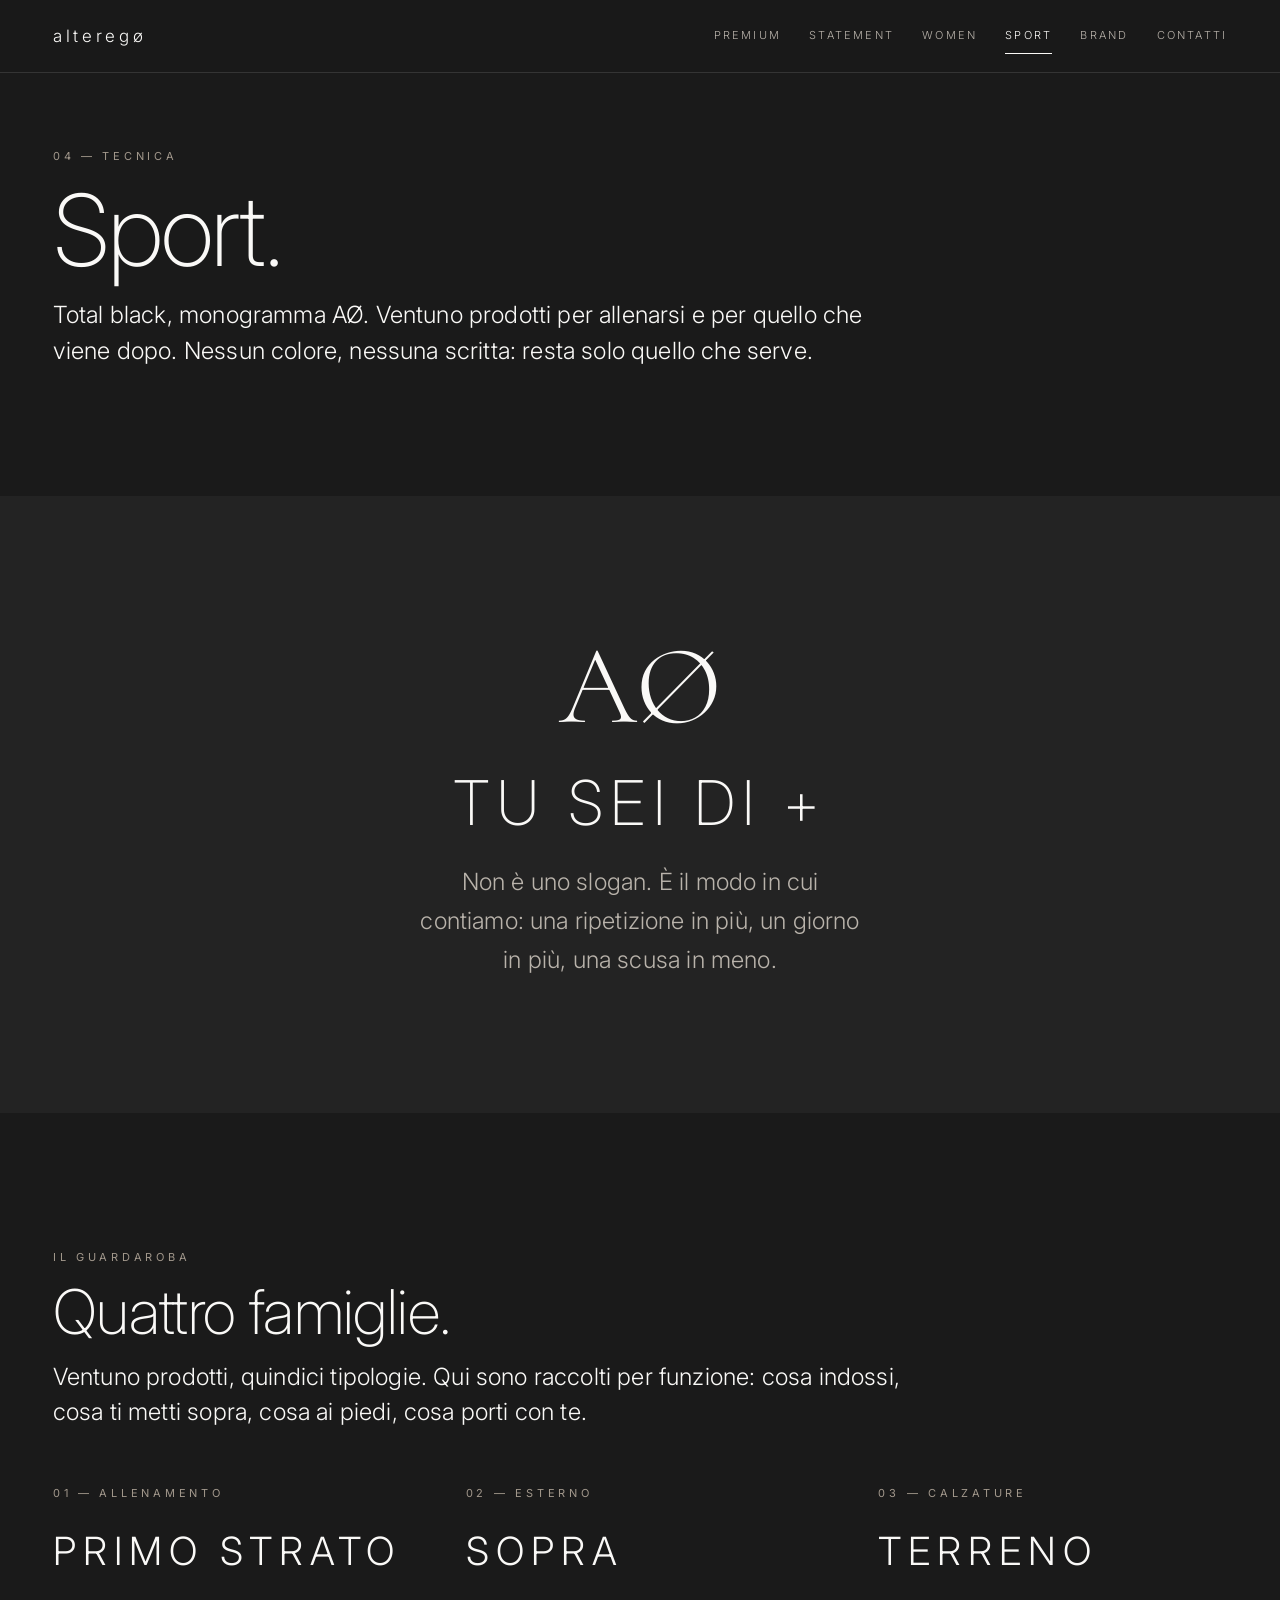
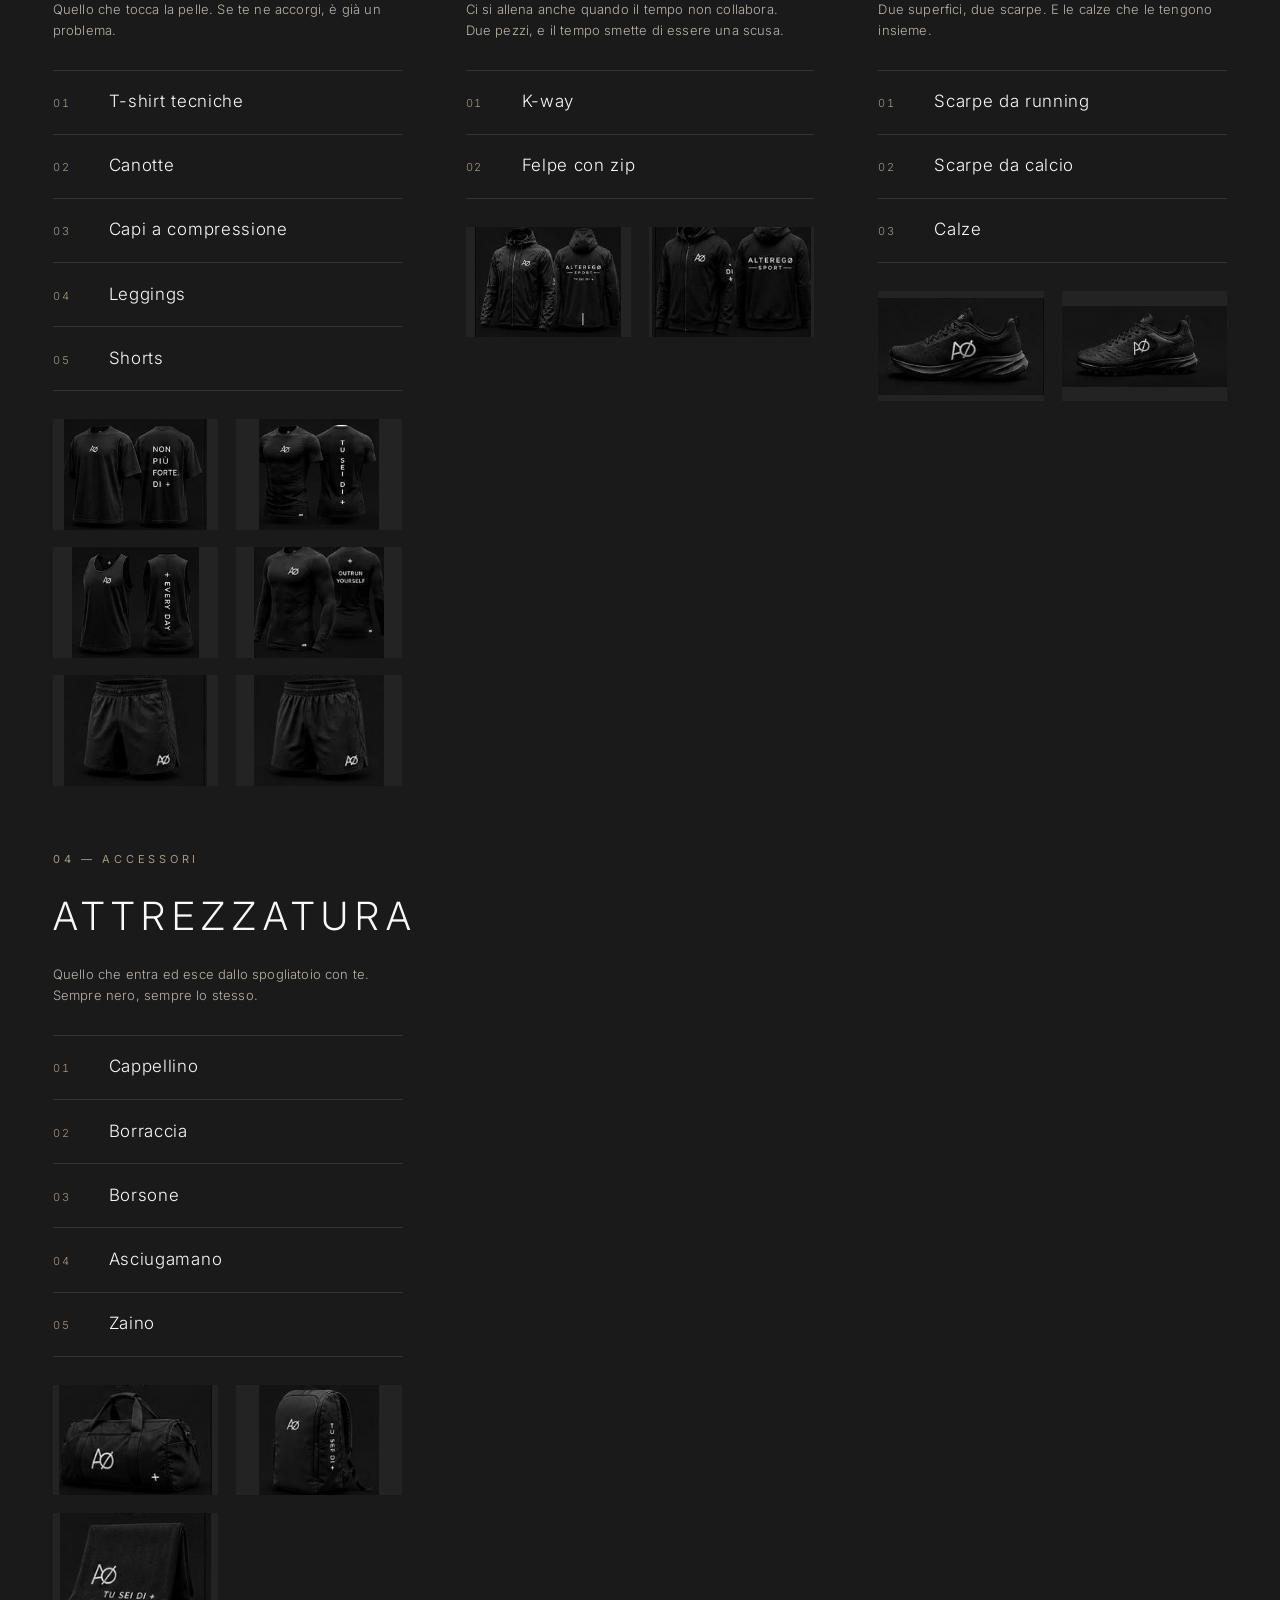
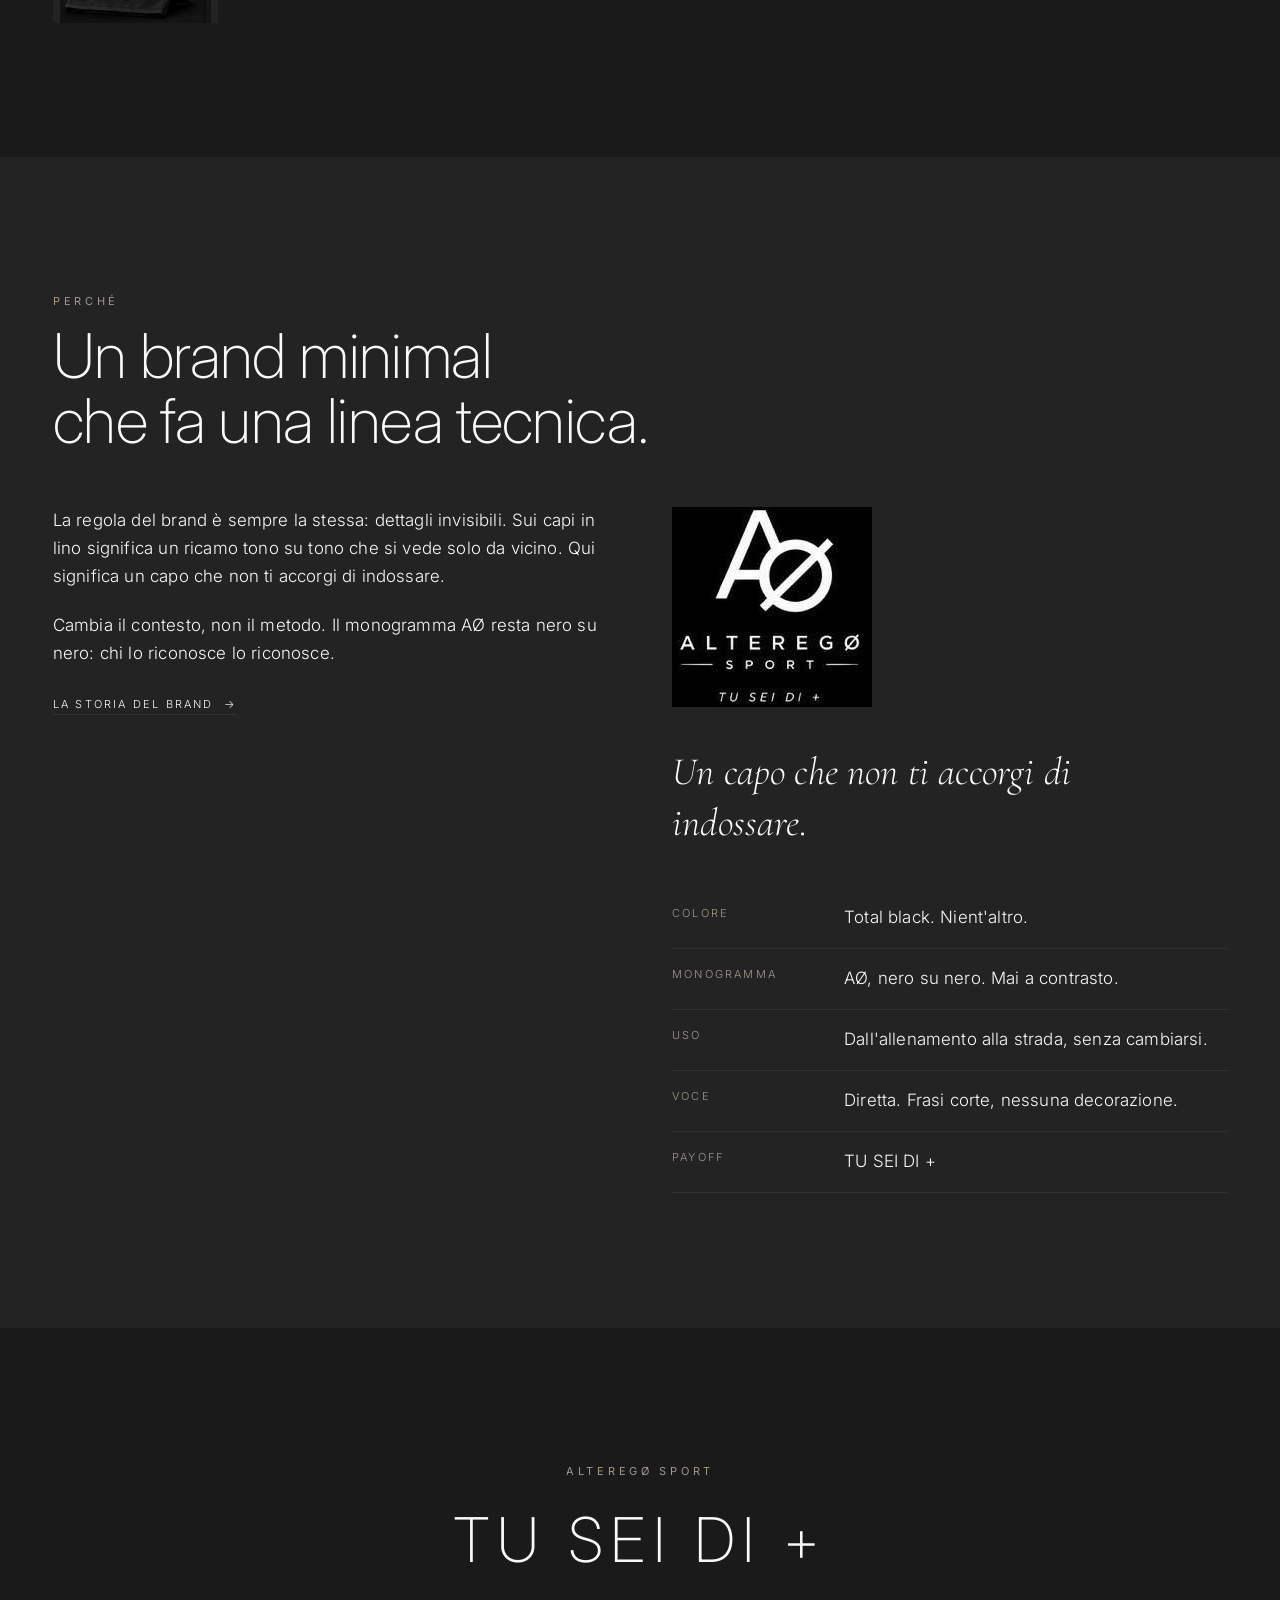
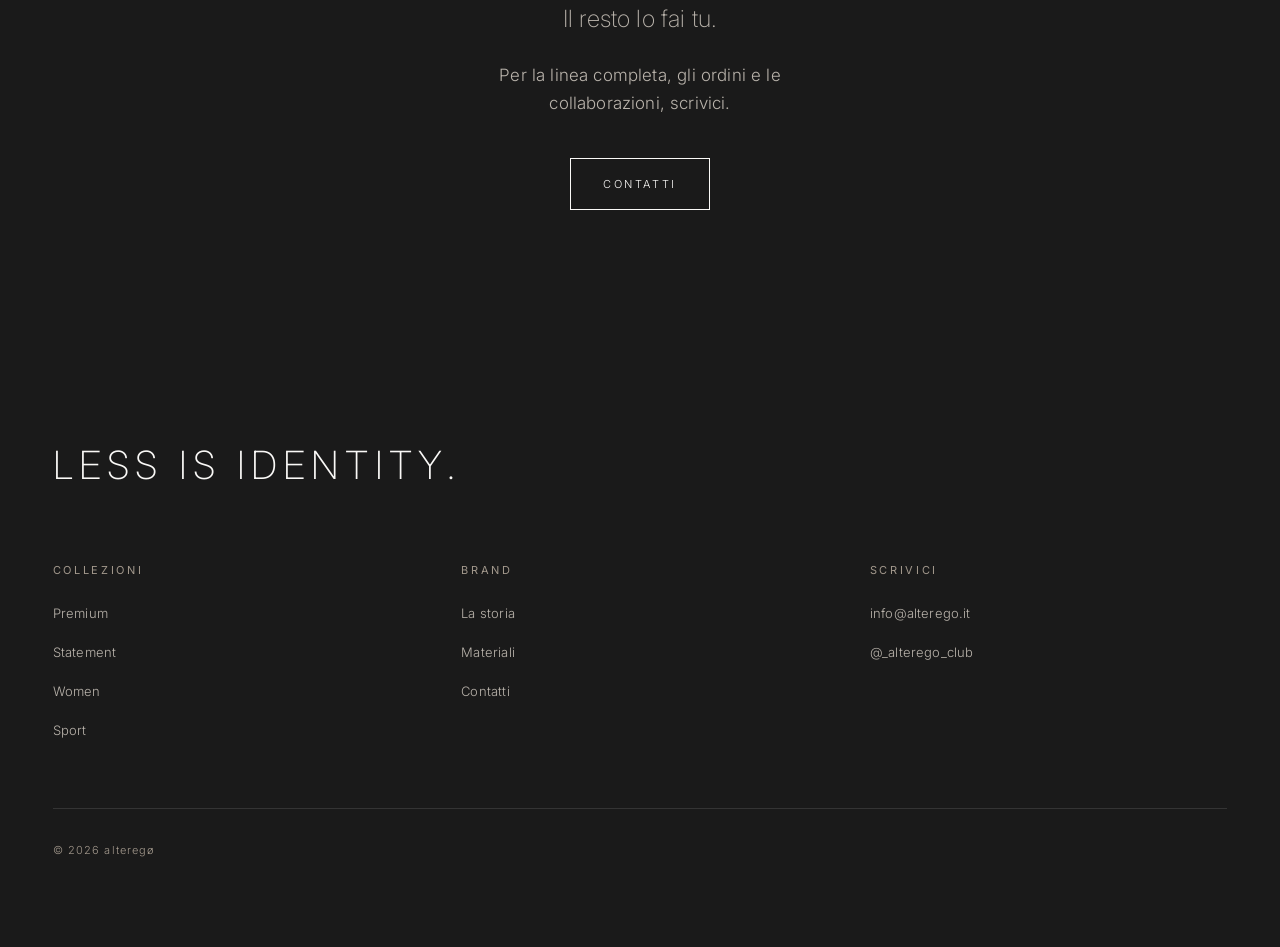
<file: sport.html>
<!DOCTYPE html>
<html lang="it" class="no-js">
<head>
<meta charset="utf-8">
<script>document.documentElement.classList.remove('no-js')</script>
<meta name="viewport" content="width=device-width, initial-scale=1">
<title>Sport — TU SEI DI + — alteregø</title>
<meta name="description" content="alteregø Sport: la linea tecnica total black. Monogramma AØ, ventuno prodotti in quattro famiglie, dall'allenamento alla strada. TU SEI DI +.">
<meta property="og:title" content="Sport — TU SEI DI + — alteregø">
<meta property="og:description" content="La linea tecnica total black. Monogramma AØ, ventuno prodotti, dall'allenamento alla strada.">
<meta property="og:type" content="website">
<meta property="og:locale" content="it_IT">
<link rel="icon" href="assets/favicon.svg" type="image/svg+xml">
<link rel="canonical" href="https://matteohoxha27-netizen.github.io/alterego/sport.html">
<meta property="og:url" content="https://matteohoxha27-netizen.github.io/alterego/sport.html">
<meta property="og:image" content="https://matteohoxha27-netizen.github.io/alterego/assets/img/brand-logo-nero-01.jpg">
<meta name="twitter:card" content="summary_large_image">
<meta name="theme-color" content="#1A1A1A">
<link rel="preconnect" href="https://fonts.googleapis.com">
<link rel="preconnect" href="https://fonts.gstatic.com" crossorigin>
<link rel="stylesheet" href="https://fonts.googleapis.com/css2?family=Cormorant+Garamond:ital,wght@0,300;1,300&family=Inter:wght@200;300;400&display=swap">
<link rel="stylesheet" href="assets/css/style.css">
<script src="assets/js/main.js" defer></script>
</head>
<body class="theme-dark">

<a class="skip-link" href="#main">Vai al contenuto</a>

<header class="site-header">
  <div class="wrap site-header__inner">
    <a class="site-header__logo" href="index.html" aria-label="alteregø — home">alteregø</a>
    <button class="nav-toggle" type="button" aria-expanded="false" aria-controls="nav">Menu</button>
    <nav class="nav" id="nav" aria-label="Navigazione principale">
      <a href="premium.html">Premium</a>
      <a href="statement.html">Statement</a>
      <a href="women.html">Women</a>
      <a href="sport.html" aria-current="page">Sport</a>
      <a href="brand.html">Brand</a>
      <a href="contatti.html">Contatti</a>
    </nav>
  </div>
</header>

<main id="main">

  <!-- Intestazione di pagina. Niente foto: la linea è total black, la tipografia basta. -->
  <section class="section section--tight">
    <div class="wrap">
      <div class="section__head">
        <p class="eyebrow">04 — Tecnica</p>
        <h1 class="title title--display">Sport.</h1>
        <p class="lede">Total black, monogramma AØ. Ventuno prodotti per allenarsi e per quello che viene dopo. Nessun colore, nessuna scritta: resta solo quello che serve.</p>
      </div>
    </div>
  </section>

  <!-- Monogramma + payoff -->
  <section class="section section--alt">
    <div class="wrap statement reveal">
      <p class="mark" style="font-size: clamp(3.5rem, 9vw, 7rem)" aria-hidden="true">AØ</p>
      <h2 class="statement__line" style="text-transform: uppercase; letter-spacing: 0.12em">Tu sei di +</h2>
      <p class="subtitle" style="text-align: center; max-width: 32ch">Non è uno slogan. È il modo in cui contiamo: una ripetizione in più, un giorno in più, una scusa in meno.</p>
    </div>
  </section>

  <!-- Le famiglie di prodotto: l'ossatura della pagina -->
  <section class="section">
    <div class="wrap">
      <div class="section__head reveal">
        <p class="eyebrow">Il guardaroba</p>
        <h2 class="title">Quattro famiglie.</h2>
        <p class="lede">Ventuno prodotti, quindici tipologie. Qui sono raccolti per funzione: cosa indossi, cosa ti metti sopra, cosa ai piedi, cosa porti con te.</p>
      </div>

      <div class="grid grid--2" style="gap: clamp(2rem, 5vw, 4.5rem)">

        <div class="reveal">
          <p class="eyebrow">01 — Allenamento</p>
          <h3 class="title--spaced" style="margin-top: 1rem">Primo strato</h3>
          <p class="card__text" style="margin-top: 1rem">Quello che tocca la pelle. Se te ne accorgi, è già un problema.</p>
          <ul class="index-list" style="margin-top: 1.75rem">
            <li><span class="index-list__num">01</span><span class="index-list__name">T-shirt tecniche</span></li>
            <li><span class="index-list__num">02</span><span class="index-list__name">Canotte</span></li>
            <li><span class="index-list__num">03</span><span class="index-list__name">Capi a compressione</span></li>
            <li><span class="index-list__num">04</span><span class="index-list__name">Leggings</span></li>
            <li><span class="index-list__num">05</span><span class="index-list__name">Shorts</span></li>
          </ul>
          <div class="grid grid--tight" style="margin-top: 1.75rem; grid-template-columns: repeat(auto-fit, minmax(min(130px, 45%), 1fr))">
            <figure class="figure">
              <div class="figure__media figure__media--contain">
                <img src="assets/img/sport-oversize-gym-tee-01.jpg" alt="T-shirt nera oversize vista davanti e dietro: monogramma AØ bianco sul petto, sul retro la scritta NON PIÙ FORTE, DI +" loading="lazy" decoding="async" width="234" height="180">
              </div>
            </figure>
            <figure class="figure">
              <div class="figure__media figure__media--contain">
                <img src="assets/img/sport-tshirt-performance-01.jpg" alt="T-shirt nera aderente a manica corta, davanti e dietro: monogramma AØ bianco sul petto, sul retro la scritta verticale TU SEI DI +" loading="lazy" decoding="async" width="196" height="180">
              </div>
            </figure>
            <figure class="figure">
              <div class="figure__media figure__media--contain">
                <img src="assets/img/sport-canotta-performance-01.jpg" alt="Canotta nera senza maniche, davanti e dietro: monogramma AØ bianco sul petto, sul retro la scritta verticale + EVERY DAY" loading="lazy" decoding="async" width="206" height="180">
              </div>
            </figure>
            <figure class="figure">
              <div class="figure__media figure__media--contain">
                <img src="assets/img/sport-maglia-compression-01.jpg" alt="Maglia nera aderente a manica lunga con collo alto, davanti e dietro: monogramma AØ bianco sul petto, sul retro la scritta + OUTRUN YOURSELF" loading="lazy" decoding="async" width="178" height="151">
              </div>
            </figure>
            <figure class="figure">
              <div class="figure__media figure__media--contain">
                <img src="assets/img/sport-shorts-training-01.jpg" alt="Shorts neri da allenamento con coulisse in vita, monogramma AØ bianco sulla gamba" loading="lazy" decoding="async" width="165" height="127">
              </div>
            </figure>
            <figure class="figure">
              <div class="figure__media figure__media--contain">
                <img src="assets/img/sport-shorts-running-01.jpg" alt="Shorts neri da corsa, taglio corto, monogramma AØ bianco sulla gamba" loading="lazy" decoding="async" width="150" height="127">
              </div>
            </figure>
          </div>
        </div>

        <div class="reveal">
          <p class="eyebrow">02 — Esterno</p>
          <h3 class="title--spaced" style="margin-top: 1rem">Sopra</h3>
          <p class="card__text" style="margin-top: 1rem">Ci si allena anche quando il tempo non collabora. Due pezzi, e il tempo smette di essere una scusa.</p>
          <ul class="index-list" style="margin-top: 1.75rem">
            <li><span class="index-list__num">01</span><span class="index-list__name">K-way</span></li>
            <li><span class="index-list__num">02</span><span class="index-list__name">Felpe con zip</span></li>
          </ul>
          <div class="grid grid--tight" style="margin-top: 1.75rem; grid-template-columns: repeat(auto-fit, minmax(min(130px, 45%), 1fr))">
            <figure class="figure">
              <div class="figure__media figure__media--contain">
                <img src="assets/img/sport-kway-running-01.jpg" alt="Giacca a vento nera con cappuccio, davanti e dietro: monogramma AØ bianco sul petto, sul retro le scritte alteregø sport e tu sei di +" loading="lazy" decoding="async" width="238" height="180">
              </div>
            </figure>
            <figure class="figure">
              <div class="figure__media figure__media--contain">
                <img src="assets/img/sport-felpa-zip-01.jpg" alt="Felpa nera con cappuccio e zip intera, davanti e dietro: monogramma AØ bianco sul petto, sul retro la scritta alteregø sport" loading="lazy" decoding="async" width="218" height="151">
              </div>
            </figure>
          </div>
        </div>

        <div class="reveal">
          <p class="eyebrow">03 — Calzature</p>
          <h3 class="title--spaced" style="margin-top: 1rem">Terreno</h3>
          <p class="card__text" style="margin-top: 1rem">Due superfici, due scarpe. E le calze che le tengono insieme.</p>
          <ul class="index-list" style="margin-top: 1.75rem">
            <li><span class="index-list__num">01</span><span class="index-list__name">Scarpe da running</span></li>
            <li><span class="index-list__num">02</span><span class="index-list__name">Scarpe da calcio</span></li>
            <li><span class="index-list__num">03</span><span class="index-list__name">Calze</span></li>
          </ul>
          <div class="grid grid--tight" style="margin-top: 1.75rem; grid-template-columns: repeat(auto-fit, minmax(min(130px, 45%), 1fr))">
            <figure class="figure">
              <div class="figure__media figure__media--contain">
                <img src="assets/img/sport-scarpe-running-01.jpg" alt="Scarpa da running nera vista di lato, suola spessa nera e monogramma AØ bianco sul fianco" loading="lazy" decoding="async" width="216" height="127">
              </div>
            </figure>
            <figure class="figure">
              <div class="figure__media figure__media--contain">
                <img src="assets/img/sport-scarpe-cannoniere-01.jpg" alt="Scarpa da calcio nera vista di lato, tomaia bassa e monogramma AØ bianco sul fianco" loading="lazy" decoding="async" width="236" height="115">
              </div>
            </figure>
          </div>
        </div>

        <div class="reveal">
          <p class="eyebrow">04 — Accessori</p>
          <h3 class="title--spaced" style="margin-top: 1rem">Attrezzatura</h3>
          <p class="card__text" style="margin-top: 1rem">Quello che entra ed esce dallo spogliatoio con te. Sempre nero, sempre lo stesso.</p>
          <ul class="index-list" style="margin-top: 1.75rem">
            <li><span class="index-list__num">01</span><span class="index-list__name">Cappellino</span></li>
            <li><span class="index-list__num">02</span><span class="index-list__name">Borraccia</span></li>
            <li><span class="index-list__num">03</span><span class="index-list__name">Borsone</span></li>
            <li><span class="index-list__num">04</span><span class="index-list__name">Asciugamano</span></li>
            <li><span class="index-list__num">05</span><span class="index-list__name">Zaino</span></li>
          </ul>
          <div class="grid grid--tight" style="margin-top: 1.75rem; grid-template-columns: repeat(auto-fit, minmax(min(130px, 45%), 1fr))">
            <figure class="figure">
              <div class="figure__media figure__media--contain">
                <img src="assets/img/sport-borsone-palestra-01.jpg" alt="Borsone nero da palestra con manici e tracolla, grande monogramma AØ bianco sul fianco" loading="lazy" decoding="async" width="178" height="129">
              </div>
            </figure>
            <figure class="figure">
              <div class="figure__media figure__media--contain">
                <img src="assets/img/sport-zaino-01.jpg" alt="Zaino nero visto di tre quarti, monogramma AØ bianco sulla tasca frontale e scritta verticale TU SEI DI + sul lato" loading="lazy" decoding="async" width="151" height="139">
              </div>
            </figure>
            <figure class="figure">
              <div class="figure__media figure__media--contain">
                <img src="assets/img/sport-asciugamano-tecnico-01.jpg" alt="Asciugamano nero piegato, monogramma AØ bianco e sotto la scritta TU SEI DI +" loading="lazy" decoding="async" width="176" height="129">
              </div>
            </figure>
          </div>
        </div>

      </div>
    </div>
  </section>

  <!-- Il ponte con il resto del brand -->
  <section class="section section--alt">
    <div class="wrap">
      <div class="section__head reveal">
        <p class="eyebrow">Perché</p>
        <h2 class="title">Un brand minimal<br>che fa una linea tecnica.</h2>
      </div>

      <div class="grid grid--2" style="align-items: start; gap: clamp(2rem, 5vw, 5rem)">
        <div class="prose reveal">
          <p>La regola del brand è sempre la stessa: dettagli invisibili. Sui capi in lino significa un ricamo tono su tono che si vede solo da vicino. Qui significa un capo che non ti accorgi di indossare.</p>
          <p>Cambia il contesto, non il metodo. Il monogramma AØ resta nero su nero: chi lo riconosce lo riconosce.</p>
          <p><a class="link-arrow" href="brand.html">La storia del brand</a></p>
        </div>

        <div class="reveal">
          <figure class="figure" style="max-width: 200px; margin-bottom: 2.5rem">
            <div class="figure__media figure__media--square">
              <img src="assets/img/sport-logo-ao-01.jpg" alt="Lockup della linea: monogramma AØ bianco su fondo nero, sotto le scritte alteregø sport e tu sei di +" loading="lazy" decoding="async" width="200" height="205">
            </div>
          </figure>
          <blockquote class="pull">Un capo che non ti accorgi di indossare.</blockquote>
          <dl class="spec" style="margin-top: 2.5rem">
            <div>
              <dt>Colore</dt>
              <dd>Total black. Nient'altro.</dd>
            </div>
            <div>
              <dt>Monogramma</dt>
              <dd>AØ, nero su nero. Mai a contrasto.</dd>
            </div>
            <div>
              <dt>Uso</dt>
              <dd>Dall'allenamento alla strada, senza cambiarsi.</dd>
            </div>
            <div>
              <dt>Voce</dt>
              <dd>Diretta. Frasi corte, nessuna decorazione.</dd>
            </div>
            <div>
              <dt>Payoff</dt>
              <dd>TU SEI DI +</dd>
            </div>
          </dl>
        </div>
      </div>
    </div>
  </section>

  <!-- Chiusura -->
  <section class="section">
    <div class="wrap statement reveal">
      <p class="eyebrow">alteregø Sport</p>
      <p class="statement__line" style="text-transform: uppercase; letter-spacing: 0.12em">Tu sei di +</p>
      <h2 class="subtitle" style="text-align: center; font-weight: 200">Il resto lo fai tu.</h2>
      <p style="text-align: center; max-width: 38ch; color: var(--ink-soft)">Per la linea completa, gli ordini e le collaborazioni, scrivici.</p>
      <a class="btn" href="contatti.html" style="margin-top: 1rem">Contatti</a>
    </div>
  </section>

</main>

<footer class="site-footer">
  <div class="wrap">
    <p class="site-footer__payoff">Less is identity.</p>

    <div class="site-footer__cols">
      <div>
        <h2>Collezioni</h2>
        <ul>
          <li><a href="premium.html">Premium</a></li>
          <li><a href="statement.html">Statement</a></li>
          <li><a href="women.html">Women</a></li>
          <li><a href="sport.html">Sport</a></li>
        </ul>
      </div>
      <div>
        <h2>Brand</h2>
        <ul>
          <li><a href="brand.html">La storia</a></li>
          <li><a href="brand.html#materiali">Materiali</a></li>
          <li><a href="contatti.html">Contatti</a></li>
        </ul>
      </div>
      <div>
        <h2>Scrivici</h2>
        <ul>
          <li><a href="mailto:info@alterego.it">info@alterego.it</a></li>
          <li><a href="https://www.instagram.com/_alterego_club/" rel="me noopener" target="_blank">@_alterego_club</a></li>
        </ul>
      </div>
    </div>

    <div class="site-footer__legal">
      <p>© 2026 alteregø</p>
    </div>
  </div>
</footer>

</body>
</html>
</file>
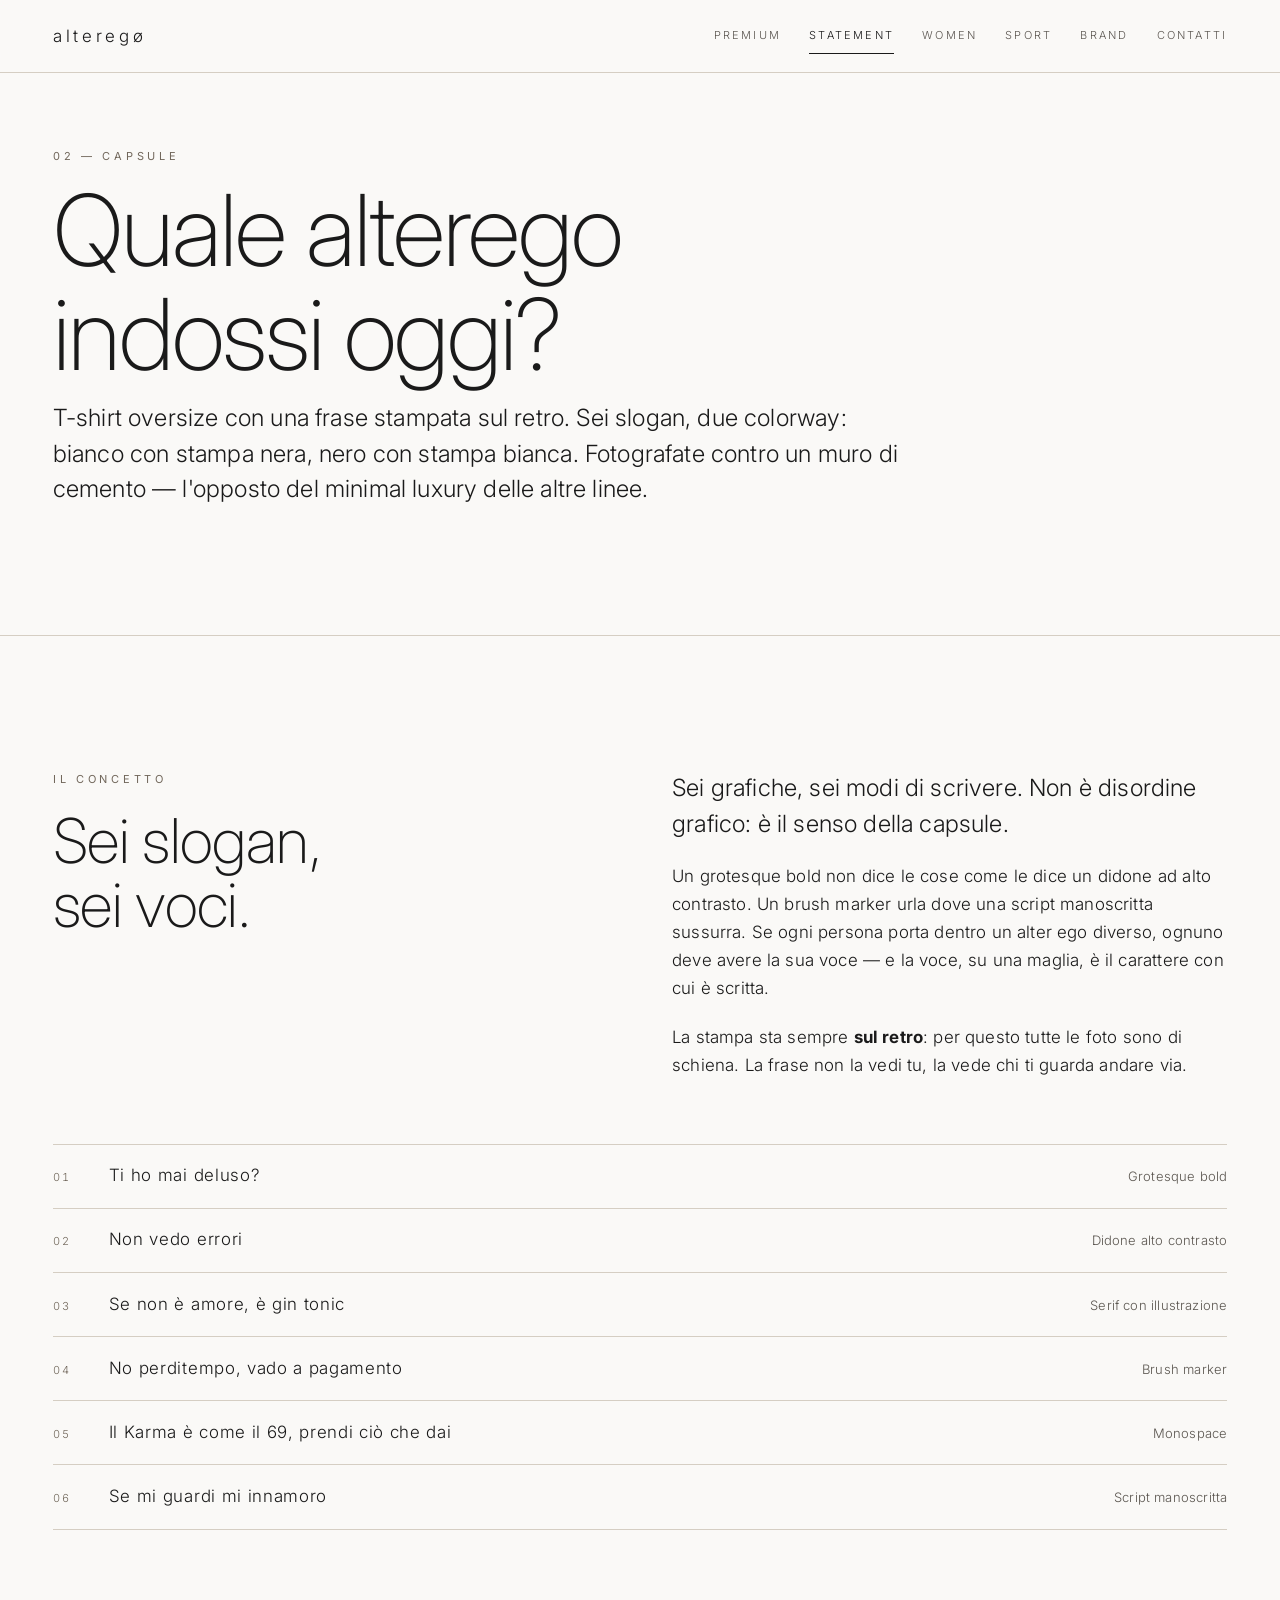
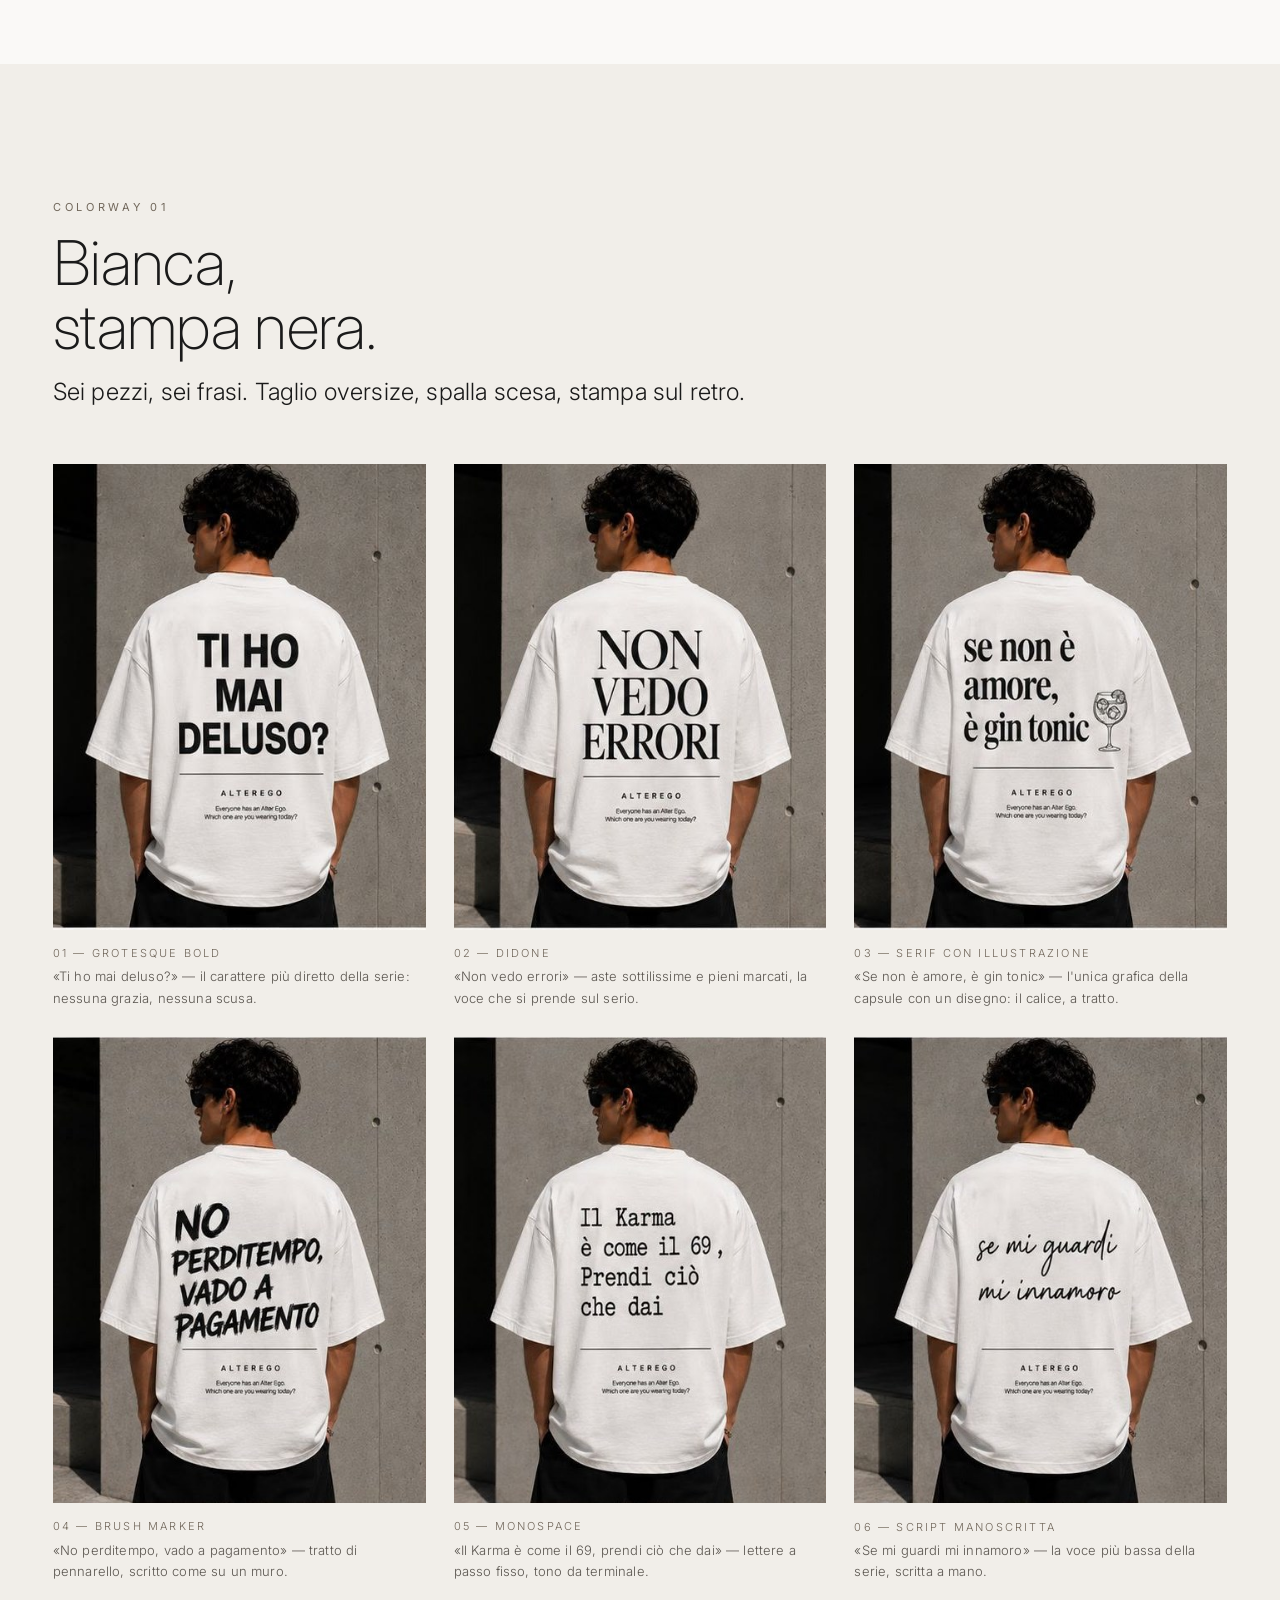
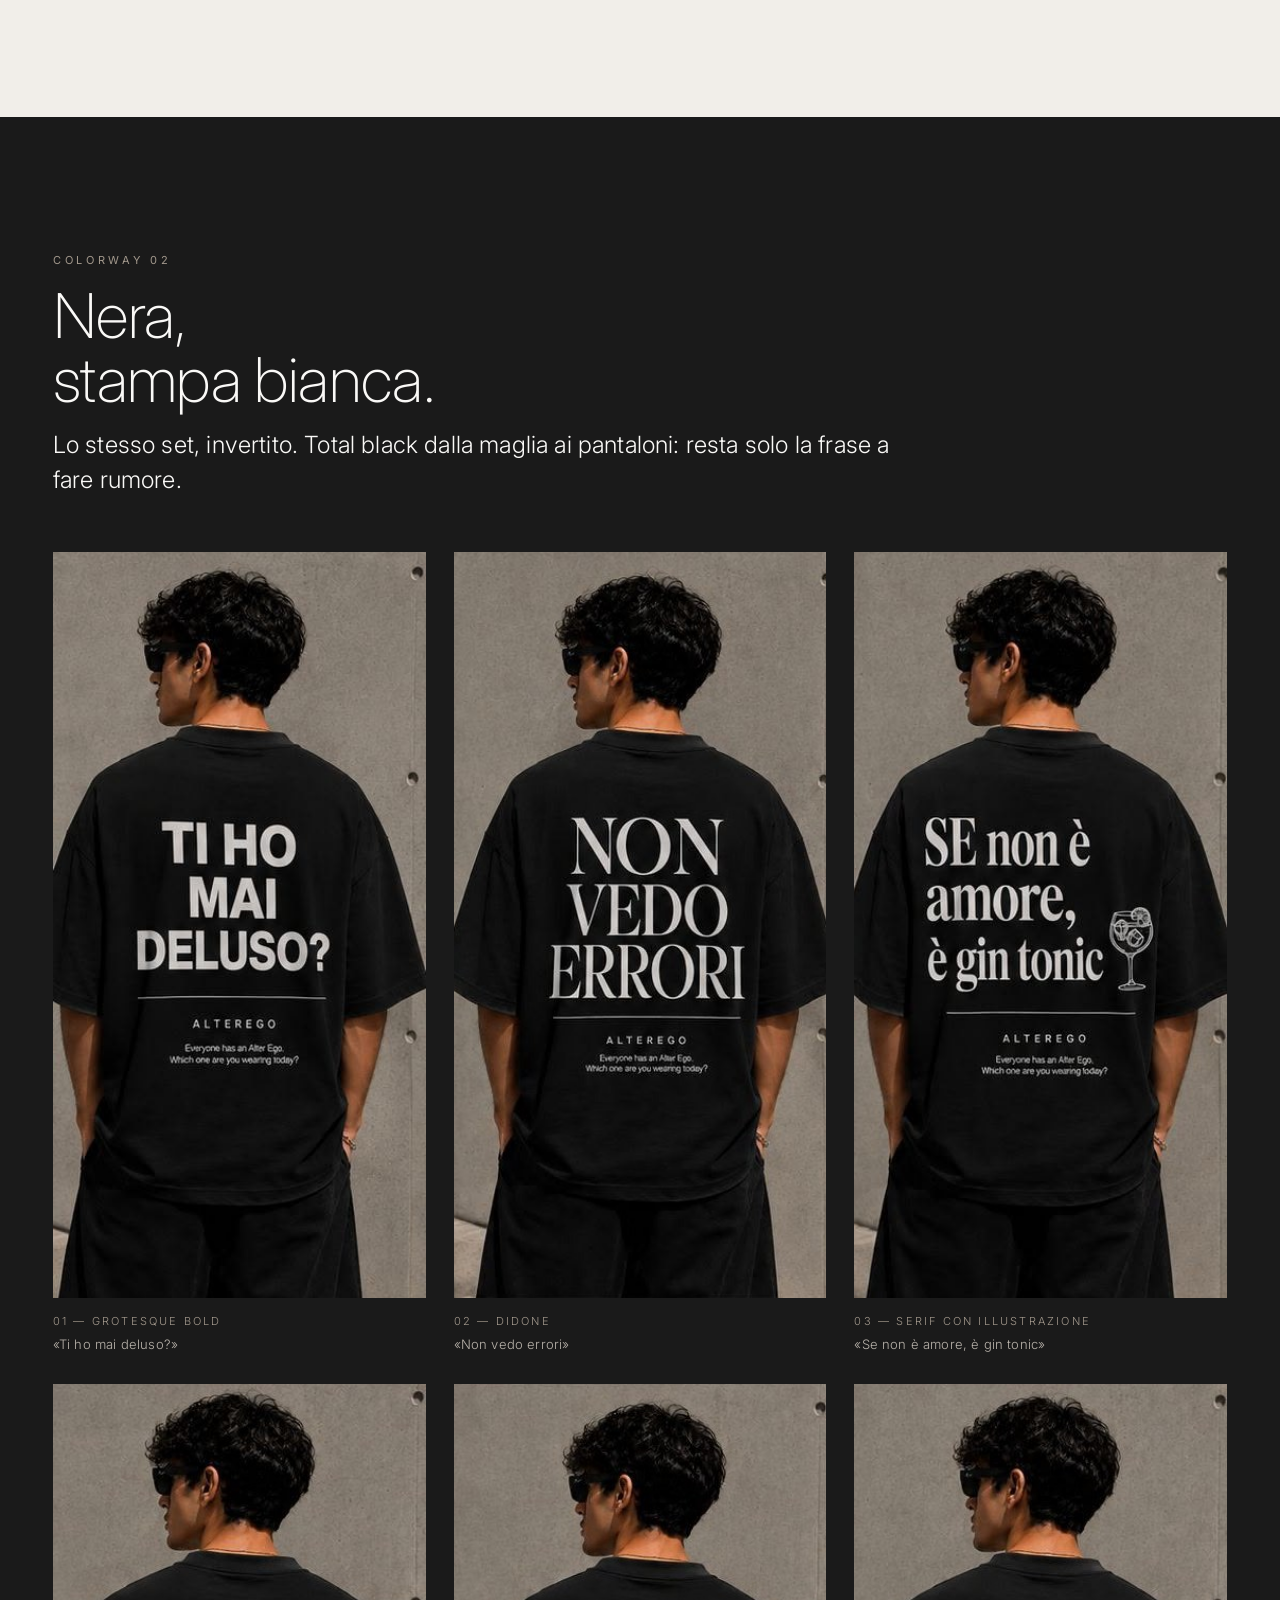
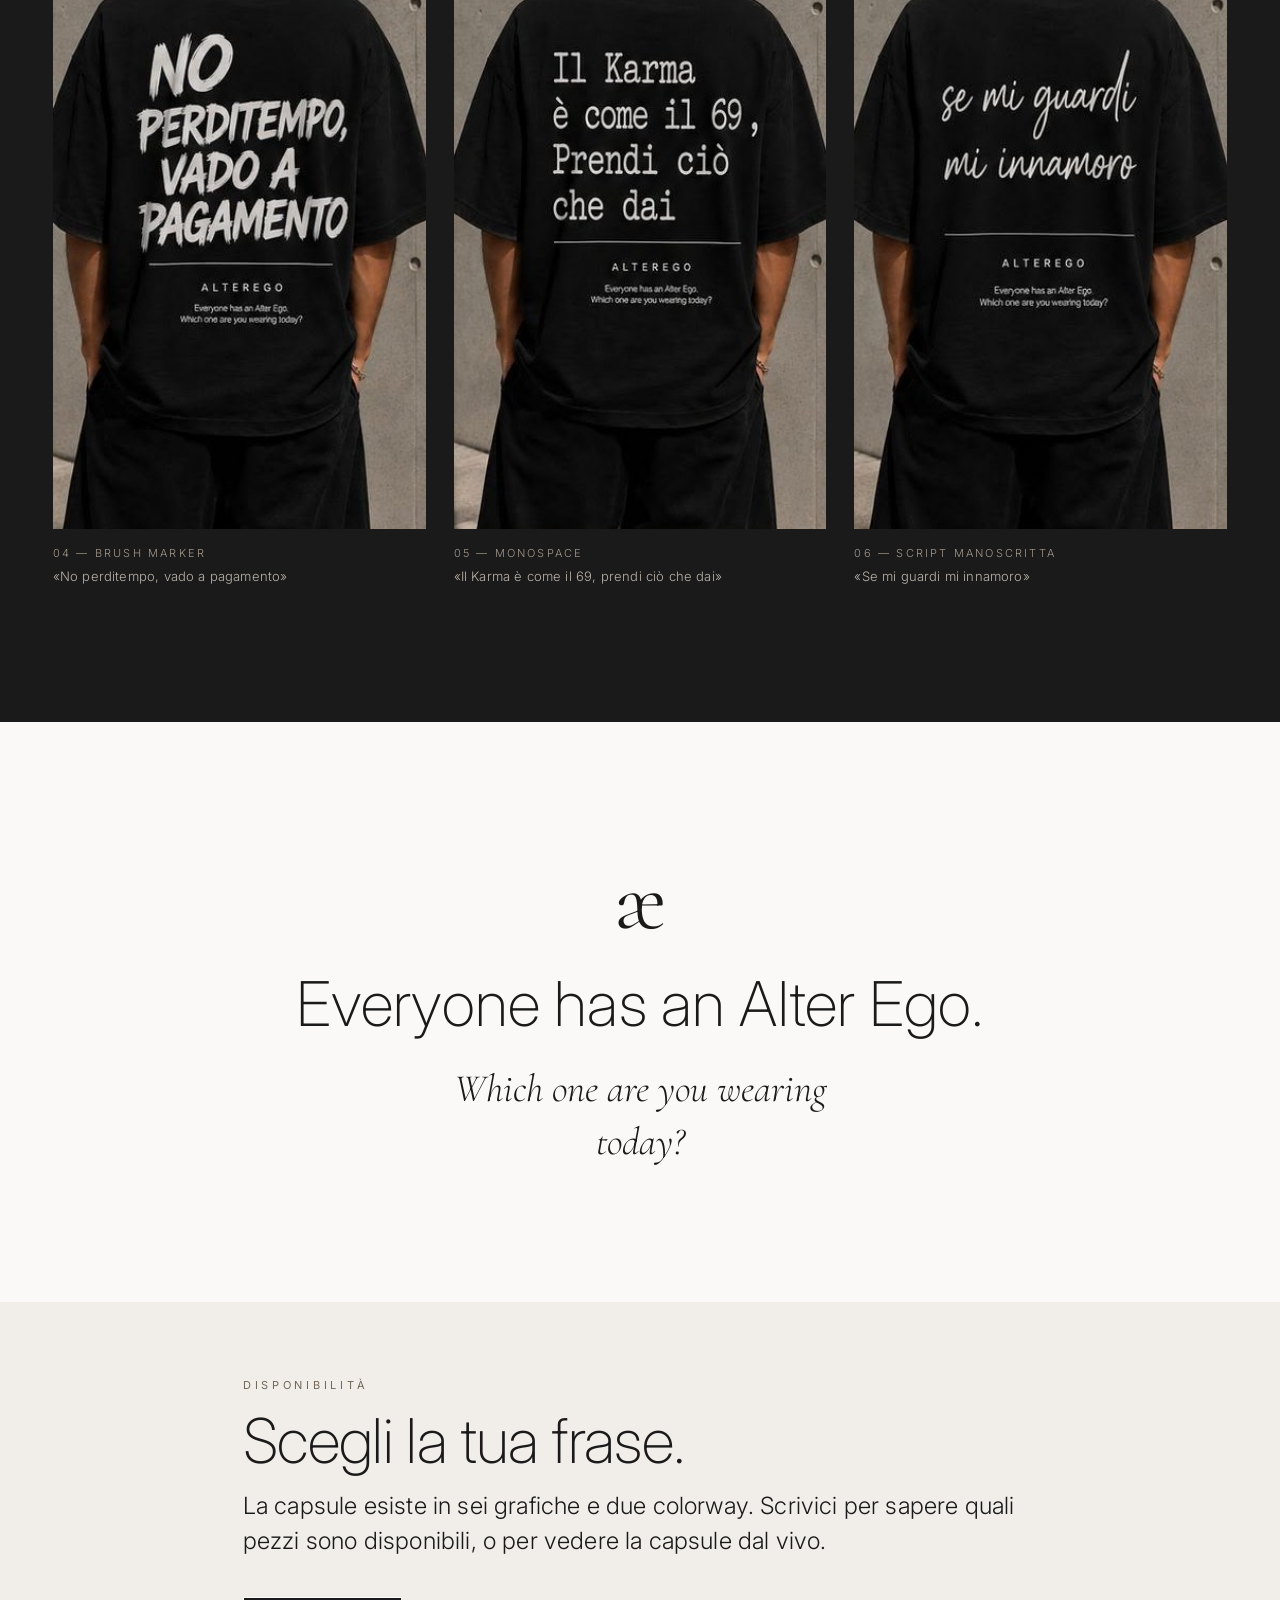
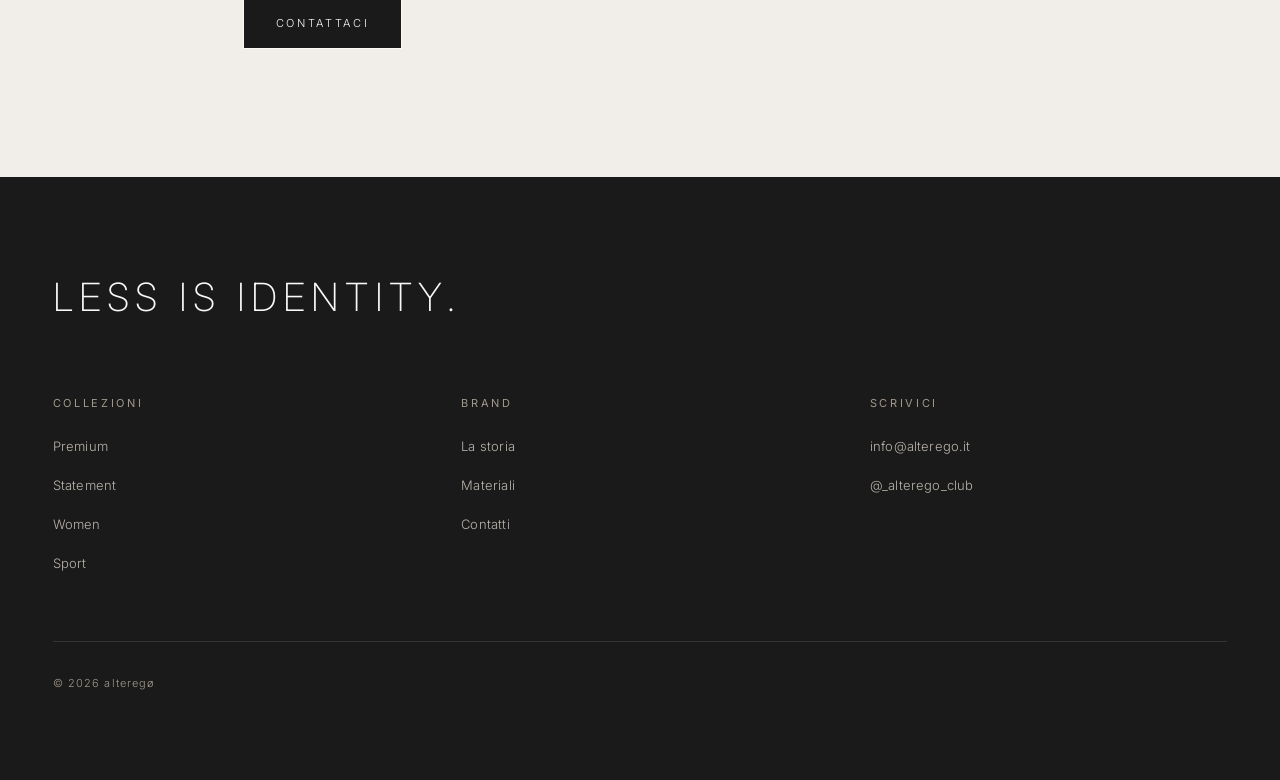
<file: statement.html>
<!DOCTYPE html>
<html lang="it" class="no-js">
<head>
<meta charset="utf-8">
<script>document.documentElement.classList.remove('no-js')</script>
<meta name="viewport" content="width=device-width, initial-scale=1">
<title>Statement — alteregø</title>
<meta name="description" content="Capsule Statement di alteregø: t-shirt oversize con una frase stampata sul retro. Sei slogan, sei modi di scrivere, due colorway. Quale alterego indossi oggi?">
<meta property="og:title" content="Statement — alteregø">
<meta property="og:description" content="T-shirt oversize con una frase stampata sul retro. Sei slogan, sei modi di scrivere, bianco e nero.">
<meta property="og:type" content="website">
<meta property="og:locale" content="it_IT">
<link rel="icon" href="assets/favicon.svg" type="image/svg+xml">
<link rel="canonical" href="https://matteohoxha27-netizen.github.io/alterego/statement.html">
<meta property="og:url" content="https://matteohoxha27-netizen.github.io/alterego/statement.html">
<meta property="og:image" content="https://matteohoxha27-netizen.github.io/alterego/assets/img/brand-logo-nero-01.jpg">
<meta name="twitter:card" content="summary_large_image">
<meta name="theme-color" content="#FAF9F7">
<link rel="preconnect" href="https://fonts.googleapis.com">
<link rel="preconnect" href="https://fonts.gstatic.com" crossorigin>
<link rel="stylesheet" href="https://fonts.googleapis.com/css2?family=Cormorant+Garamond:ital,wght@0,300;1,300&family=Inter:wght@200;300;400&display=swap">
<link rel="stylesheet" href="assets/css/style.css">
<script src="assets/js/main.js" defer></script>
</head>
<body>

<a class="skip-link" href="#main">Vai al contenuto</a>

<header class="site-header">
  <div class="wrap site-header__inner">
    <a class="site-header__logo" href="index.html" aria-label="alteregø — home">alteregø</a>
    <button class="nav-toggle" type="button" aria-expanded="false" aria-controls="nav">Menu</button>
    <nav class="nav" id="nav" aria-label="Navigazione principale">
      <a href="premium.html">Premium</a>
      <a href="statement.html" aria-current="page">Statement</a>
      <a href="women.html">Women</a>
      <a href="sport.html">Sport</a>
      <a href="brand.html">Brand</a>
      <a href="contatti.html">Contatti</a>
    </nav>
  </div>
</header>

<main id="main">

  <!-- Intestazione di pagina: solo tipografia, coerente con il mood brutalista -->
  <section class="section section--tight">
    <div class="wrap">
      <div class="section__head">
        <p class="eyebrow">02 — Capsule</p>
        <h1 class="title title--display">Quale alterego<br>indossi oggi?</h1>
        <p class="lede">T-shirt oversize con una frase stampata sul retro. Sei slogan, due colorway: bianco con stampa nera, nero con stampa bianca. Fotografate contro un muro di cemento — l'opposto del minimal luxury delle altre linee.</p>
      </div>
    </div>
  </section>

  <hr class="rule">

  <!-- Il concetto: sei voci tipografiche -->
  <section class="section">
    <div class="wrap">
      <div class="grid grid--2" style="align-items: start; gap: clamp(2rem, 5vw, 5rem)">
        <div class="reveal">
          <p class="eyebrow">Il concetto</p>
          <p class="title" style="margin-top: 1.25rem">Sei slogan,<br>sei voci.</p>
        </div>
        <div class="prose reveal">
          <p class="lede">Sei grafiche, sei modi di scrivere. Non è disordine grafico: è il senso della capsule.</p>
          <p>Un grotesque bold non dice le cose come le dice un didone ad alto contrasto. Un brush marker urla dove una script manoscritta sussurra. Se ogni persona porta dentro un alter ego diverso, ognuno deve avere la sua voce — e la voce, su una maglia, è il carattere con cui è scritta.</p>
          <p>La stampa sta sempre <strong>sul retro</strong>: per questo tutte le foto sono di schiena. La frase non la vedi tu, la vede chi ti guarda andare via.</p>
        </div>
      </div>

      <ul class="index-list reveal" style="margin-top: clamp(2.5rem, 6vw, 4rem)">
        <li>
          <span class="index-list__num">01</span>
          <span class="index-list__name">Ti ho mai deluso?</span>
          <span class="index-list__meta">Grotesque bold</span>
        </li>
        <li>
          <span class="index-list__num">02</span>
          <span class="index-list__name">Non vedo errori</span>
          <span class="index-list__meta">Didone alto contrasto</span>
        </li>
        <li>
          <span class="index-list__num">03</span>
          <span class="index-list__name">Se non è amore, è gin tonic</span>
          <span class="index-list__meta">Serif con illustrazione</span>
        </li>
        <li>
          <span class="index-list__num">04</span>
          <span class="index-list__name">No perditempo, vado a pagamento</span>
          <span class="index-list__meta">Brush marker</span>
        </li>
        <li>
          <span class="index-list__num">05</span>
          <span class="index-list__name">Il Karma è come il 69, prendi ciò che dai</span>
          <span class="index-list__meta">Monospace</span>
        </li>
        <li>
          <span class="index-list__num">06</span>
          <span class="index-list__name">Se mi guardi mi innamoro</span>
          <span class="index-list__meta">Script manoscritta</span>
        </li>
      </ul>
    </div>
  </section>

  <!-- Colorway bianco: la griglia principale -->
  <section class="section section--alt" id="bianco">
    <div class="wrap">
      <div class="section__head reveal">
        <p class="eyebrow">Colorway 01</p>
        <h2 class="title">Bianca,<br>stampa nera.</h2>
        <p class="lede">Sei pezzi, sei frasi. Taglio oversize, spalla scesa, stampa sul retro.</p>
      </div>

      <div class="grid grid--3">

        <figure class="figure reveal">
          <div class="figure__media">
            <img src="assets/img/statement-tee-bianca-01.jpg" alt="Modello di schiena contro un muro di cemento, t-shirt bianca oversize e pantaloni neri ampi. Sulla schiena, stampa nera in grotesque bold: TI HO MAI DELUSO? Sotto un filetto, la firma del brand e due righe piccole: “Everyone has an Alter Ego. Which one are you wearing today?”" loading="lazy" decoding="async" width="463" height="561">
          </div>
          <figcaption>
            <span class="figure__label">01 — Grotesque bold</span>
            «Ti ho mai deluso?» — il carattere più diretto della serie: nessuna grazia, nessuna scusa.
          </figcaption>
        </figure>

        <figure class="figure reveal">
          <div class="figure__media">
            <img src="assets/img/statement-tee-bianca-02.jpg" alt="Modello di schiena contro un muro di cemento, t-shirt bianca oversize e pantaloni neri. Sulla schiena, stampa nera in didone ad alto contrasto tutta in maiuscolo: NON VEDO ERRORI. Sotto un filetto, la firma del brand e due righe piccole: “Everyone has an Alter Ego. Which one are you wearing today?”" loading="lazy" decoding="async" width="463" height="561">
          </div>
          <figcaption>
            <span class="figure__label">02 — Didone</span>
            «Non vedo errori» — aste sottilissime e pieni marcati, la voce che si prende sul serio.
          </figcaption>
        </figure>

        <figure class="figure reveal">
          <div class="figure__media">
            <img src="assets/img/statement-tee-bianca-03.jpg" alt="Modello di schiena contro un muro di cemento, t-shirt bianca oversize e pantaloni neri. Sulla schiena, stampa nera in serif didone dal corpo largo, in minuscolo: se non è amore, è gin tonic, con a fianco l'illustrazione a tratto di un calice da gin tonic. Sotto un filetto, la firma del brand e due righe piccole: “Everyone has an Alter Ego. Which one are you wearing today?”" loading="lazy" decoding="async" width="465" height="561">
          </div>
          <figcaption>
            <span class="figure__label">03 — Serif con illustrazione</span>
            «Se non è amore, è gin tonic» — l'unica grafica della capsule con un disegno: il calice, a tratto.
          </figcaption>
        </figure>

        <figure class="figure reveal">
          <div class="figure__media">
            <img src="assets/img/statement-tee-bianca-04.jpg" alt="Modello di schiena contro un muro di cemento, t-shirt bianca oversize e pantaloni neri ampi. Sulla schiena, stampa nera a brush marker: NO PERDITEMPO, VADO A PAGAMENTO. Sotto un filetto, la firma del brand e due righe piccole: “Everyone has an Alter Ego. Which one are you wearing today?”" loading="lazy" decoding="async" width="463" height="559">
          </div>
          <figcaption>
            <span class="figure__label">04 — Brush marker</span>
            «No perditempo, vado a pagamento» — tratto di pennarello, scritto come su un muro.
          </figcaption>
        </figure>

        <figure class="figure reveal">
          <div class="figure__media">
            <img src="assets/img/statement-tee-bianca-05.jpg" alt="Modello di schiena contro un muro di cemento, t-shirt bianca oversize e pantaloni neri. Sulla schiena, stampa nera in monospace: Il Karma è come il 69, prendi ciò che dai. Sotto un filetto, la firma del brand e due righe piccole: “Everyone has an Alter Ego. Which one are you wearing today?”" loading="lazy" decoding="async" width="463" height="559">
          </div>
          <figcaption>
            <span class="figure__label">05 — Monospace</span>
            «Il Karma è come il 69, prendi ciò che dai» — lettere a passo fisso, tono da terminale.
          </figcaption>
        </figure>

        <figure class="figure reveal">
          <div class="figure__media">
            <img src="assets/img/statement-tee-bianca-06.jpg" alt="Modello di schiena contro un muro di cemento, t-shirt bianca oversize e pantaloni neri. Sulla schiena, stampa nera in script manoscritta: se mi guardi mi innamoro. Sotto un filetto, la firma del brand e due righe piccole: “Everyone has an Alter Ego. Which one are you wearing today?”" loading="lazy" decoding="async" width="465" height="559">
          </div>
          <figcaption>
            <span class="figure__label">06 — Script manoscritta</span>
            «Se mi guardi mi innamoro» — la voce più bassa della serie, scritta a mano.
          </figcaption>
        </figure>

      </div>
    </div>
  </section>

  <!-- Colorway nero: stesso set, fondo scuro -->
  <section class="section section--dark" id="nero">
    <div class="wrap">
      <div class="section__head reveal">
        <p class="eyebrow">Colorway 02</p>
        <h2 class="title">Nera,<br>stampa bianca.</h2>
        <p class="lede">Lo stesso set, invertito. Total black dalla maglia ai pantaloni: resta solo la frase a fare rumore.</p>
      </div>

      <div class="grid grid--3">

        <figure class="figure reveal">
          <div class="figure__media figure__media--portrait">
            <img src="assets/img/statement-tee-nera-01.jpg" alt="Modello di schiena contro un muro di cemento, total black: t-shirt nera oversize e pantaloni neri. Sulla schiena, stampa bianca in grotesque bold: TI HO MAI DELUSO? Sotto un filetto, la firma del brand e le due righe della capsule." loading="lazy" decoding="async" width="352" height="716">
          </div>
          <figcaption>
            <span class="figure__label">01 — Grotesque bold</span>
            «Ti ho mai deluso?»
          </figcaption>
        </figure>

        <figure class="figure reveal">
          <div class="figure__media figure__media--portrait">
            <img src="assets/img/statement-tee-nera-02.jpg" alt="Modello di schiena contro un muro di cemento, total black: t-shirt nera oversize e pantaloni neri. Sulla schiena, stampa bianca in didone ad alto contrasto: NON VEDO ERRORI. Sotto un filetto, la firma del brand e le due righe della capsule." loading="lazy" decoding="async" width="361" height="716">
          </div>
          <figcaption>
            <span class="figure__label">02 — Didone</span>
            «Non vedo errori»
          </figcaption>
        </figure>

        <figure class="figure reveal">
          <div class="figure__media figure__media--portrait">
            <img src="assets/img/statement-tee-nera-03.jpg" alt="Modello di schiena contro un muro di cemento, total black: t-shirt nera oversize e pantaloni neri. Sulla schiena, stampa bianca in serif didone dal corpo largo: se non è amore, è gin tonic, con il calice disegnato a tratto. Sotto un filetto, la firma del brand e le due righe della capsule." loading="lazy" decoding="async" width="352" height="716">
          </div>
          <figcaption>
            <span class="figure__label">03 — Serif con illustrazione</span>
            «Se non è amore, è gin tonic»
          </figcaption>
        </figure>

        <figure class="figure reveal">
          <div class="figure__media figure__media--portrait">
            <img src="assets/img/statement-tee-nera-04.jpg" alt="Modello di schiena contro un muro di cemento, total black: t-shirt nera oversize e pantaloni neri. Sulla schiena, stampa bianca a brush marker: NO PERDITEMPO, VADO A PAGAMENTO. Sotto un filetto, la firma del brand e le due righe della capsule." loading="lazy" decoding="async" width="352" height="724">
          </div>
          <figcaption>
            <span class="figure__label">04 — Brush marker</span>
            «No perditempo, vado a pagamento»
          </figcaption>
        </figure>

        <figure class="figure reveal">
          <div class="figure__media figure__media--portrait">
            <img src="assets/img/statement-tee-nera-05.jpg" alt="Modello di schiena contro un muro di cemento, total black: t-shirt nera oversize e pantaloni neri. Sulla schiena, stampa bianca in monospace: Il Karma è come il 69, prendi ciò che dai. Sotto un filetto, la firma del brand e le due righe della capsule." loading="lazy" decoding="async" width="361" height="724">
          </div>
          <figcaption>
            <span class="figure__label">05 — Monospace</span>
            «Il Karma è come il 69, prendi ciò che dai»
          </figcaption>
        </figure>

        <figure class="figure reveal">
          <div class="figure__media figure__media--portrait">
            <img src="assets/img/statement-tee-nera-06.jpg" alt="Modello di schiena contro un muro di cemento, total black: t-shirt nera oversize e pantaloni neri. Sulla schiena, stampa bianca in script manoscritta: se mi guardi mi innamoro. Sotto un filetto, la firma del brand e le due righe della capsule." loading="lazy" decoding="async" width="352" height="724">
          </div>
          <figcaption>
            <span class="figure__label">06 — Script manoscritta</span>
            «Se mi guardi mi innamoro»
          </figcaption>
        </figure>

      </div>
    </div>
  </section>

  <!-- Payoff -->
  <section class="section">
    <div class="wrap statement reveal">
      <p class="mark" aria-hidden="true">æ</p>
      <p class="statement__line">Everyone has an Alter Ego.</p>
      <p class="serif" style="font-size: var(--t-xl); max-width: 26ch">Which one are you wearing today?</p>
    </div>
  </section>

  <!-- Chiusura -->
  <section class="section section--alt section--tight">
    <div class="wrap wrap--narrow">
      <div class="section__head reveal">
        <p class="eyebrow">Disponibilità</p>
        <h2 class="title">Scegli la tua frase.</h2>
        <p class="lede">La capsule esiste in sei grafiche e due colorway. Scrivici per sapere quali pezzi sono disponibili, o per vedere la capsule dal vivo.</p>
        <p style="margin-top: 1.5rem"><a class="btn btn--solid" href="contatti.html">Contattaci</a></p>
      </div>
    </div>
  </section>

</main>

<footer class="site-footer">
  <div class="wrap">
    <p class="site-footer__payoff">Less is identity.</p>

    <div class="site-footer__cols">
      <div>
        <h2>Collezioni</h2>
        <ul>
          <li><a href="premium.html">Premium</a></li>
          <li><a href="statement.html">Statement</a></li>
          <li><a href="women.html">Women</a></li>
          <li><a href="sport.html">Sport</a></li>
        </ul>
      </div>
      <div>
        <h2>Brand</h2>
        <ul>
          <li><a href="brand.html">La storia</a></li>
          <li><a href="brand.html#materiali">Materiali</a></li>
          <li><a href="contatti.html">Contatti</a></li>
        </ul>
      </div>
      <div>
        <h2>Scrivici</h2>
        <ul>
          <li><a href="mailto:info@alterego.it">info@alterego.it</a></li>
          <li><a href="https://www.instagram.com/_alterego_club/" rel="me noopener" target="_blank">@_alterego_club</a></li>
        </ul>
      </div>
    </div>

    <div class="site-footer__legal">
      <p>© 2026 alteregø</p>
    </div>
  </div>
</footer>

</body>
</html>
</file>
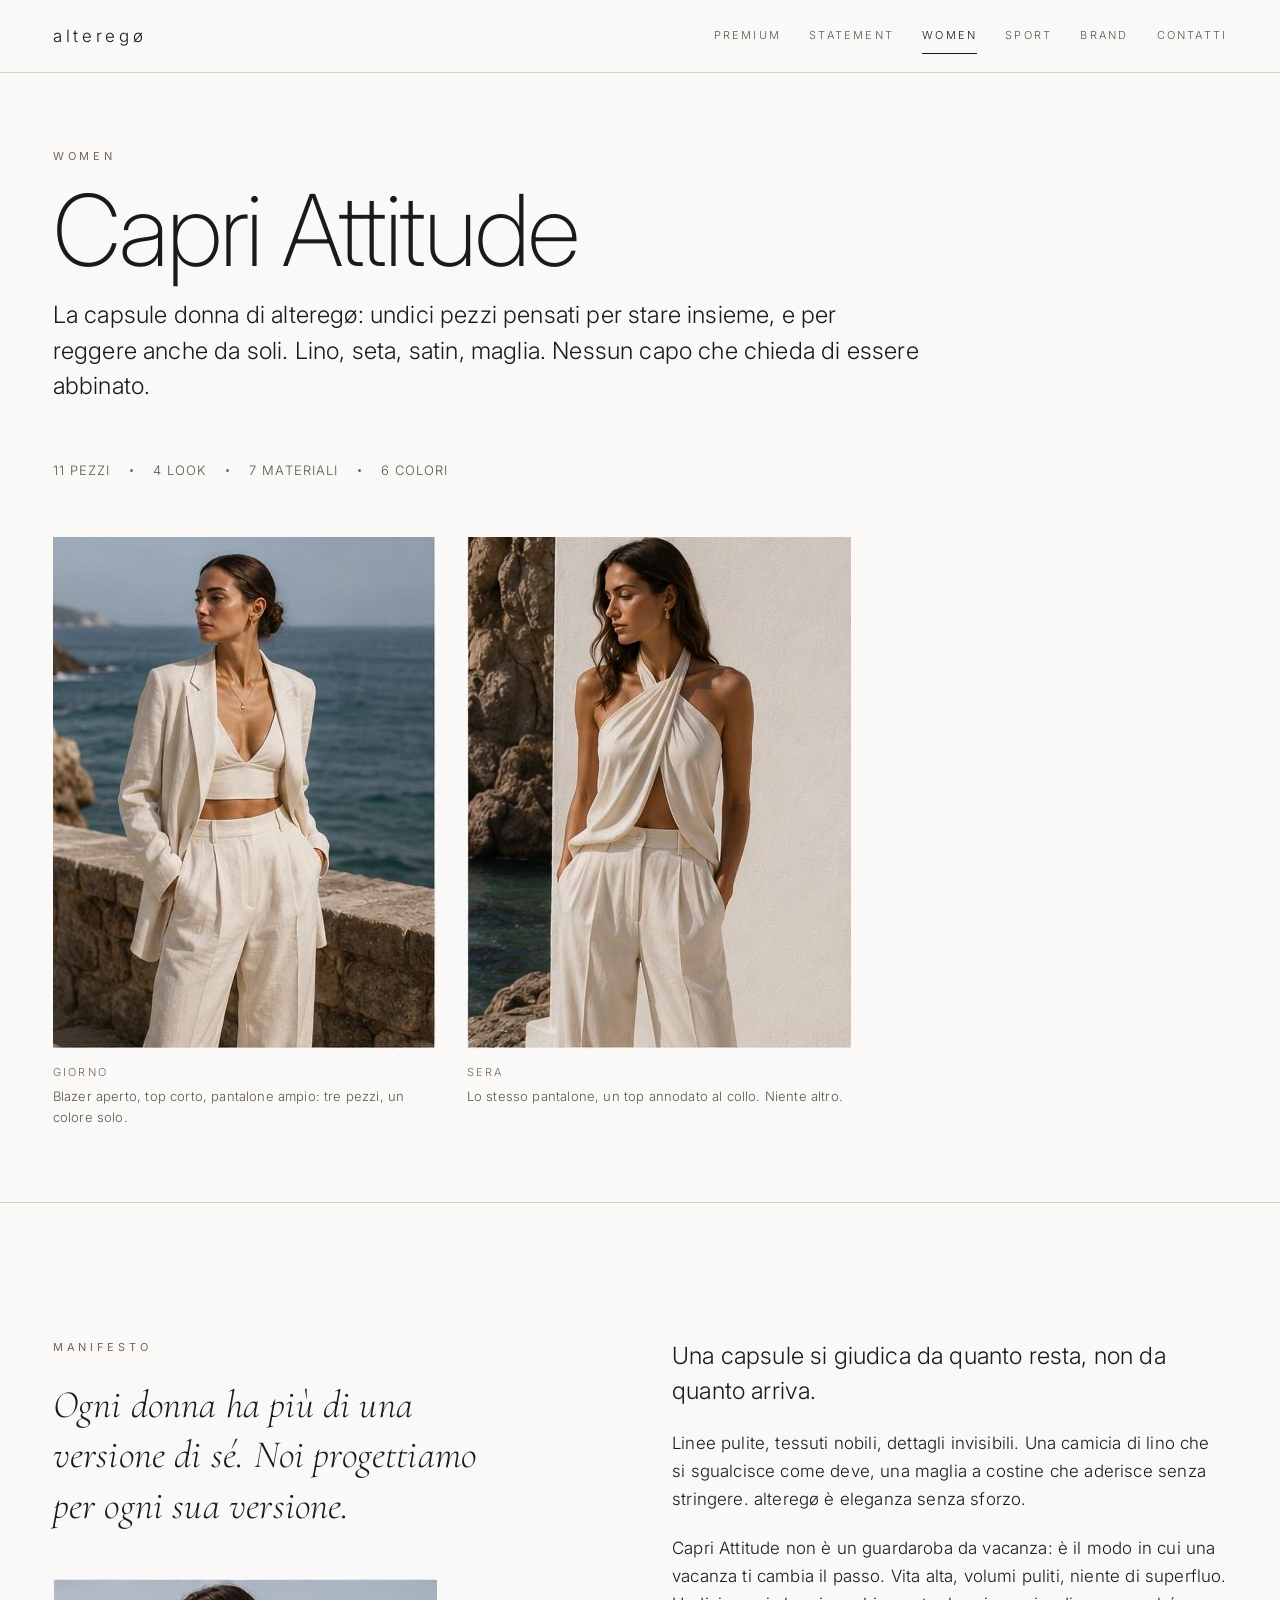
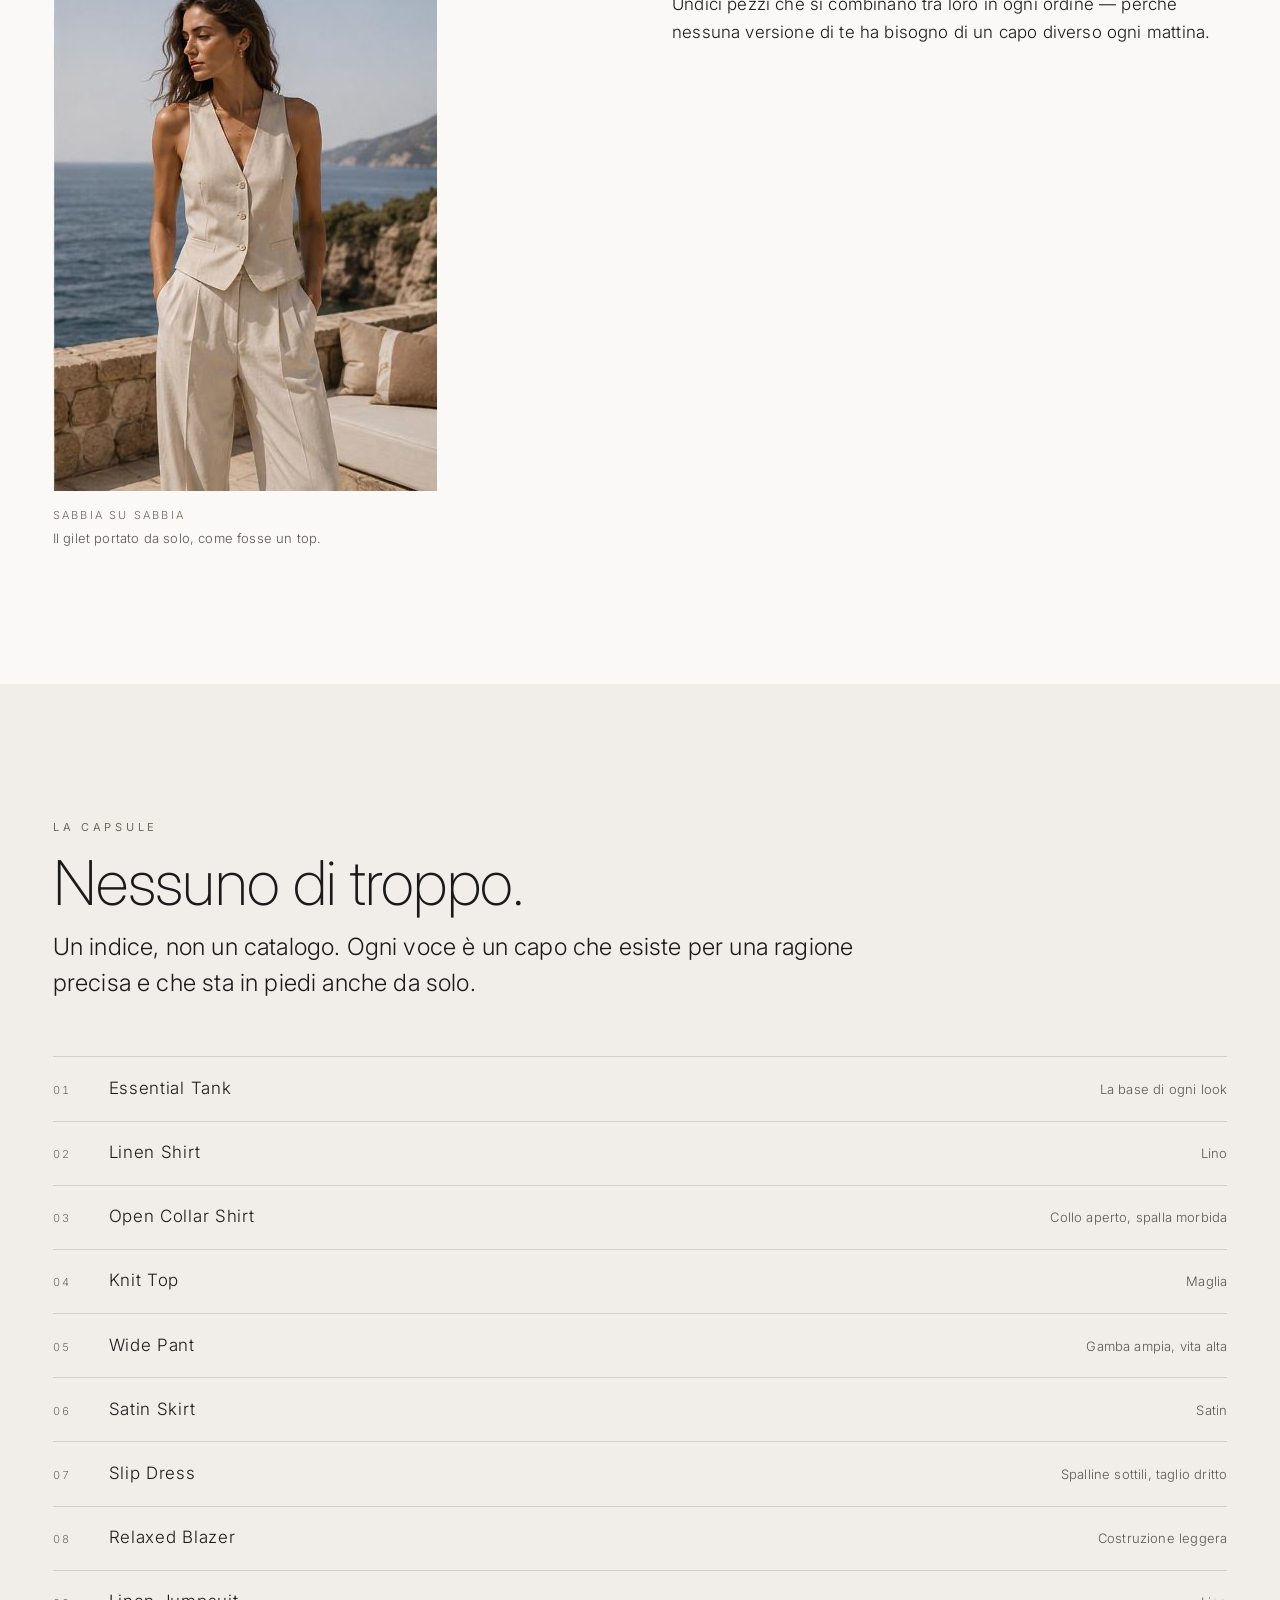
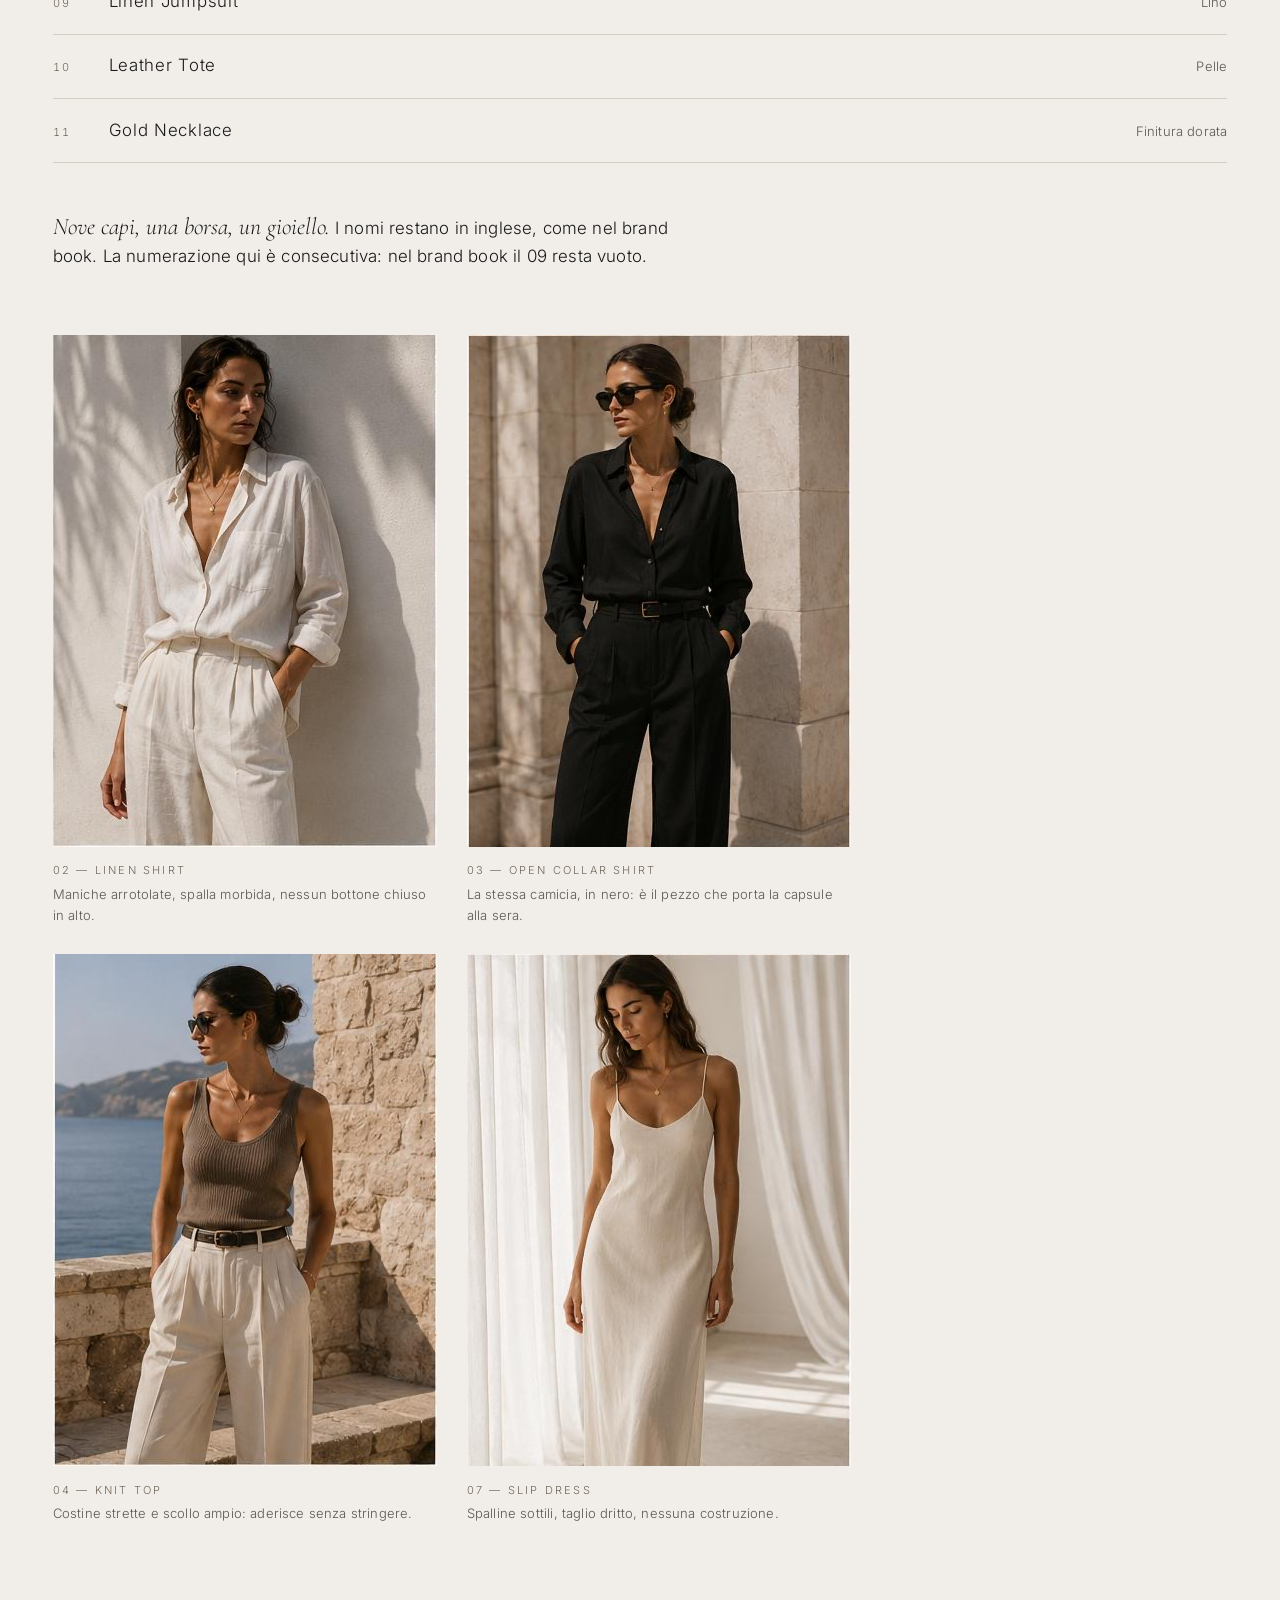
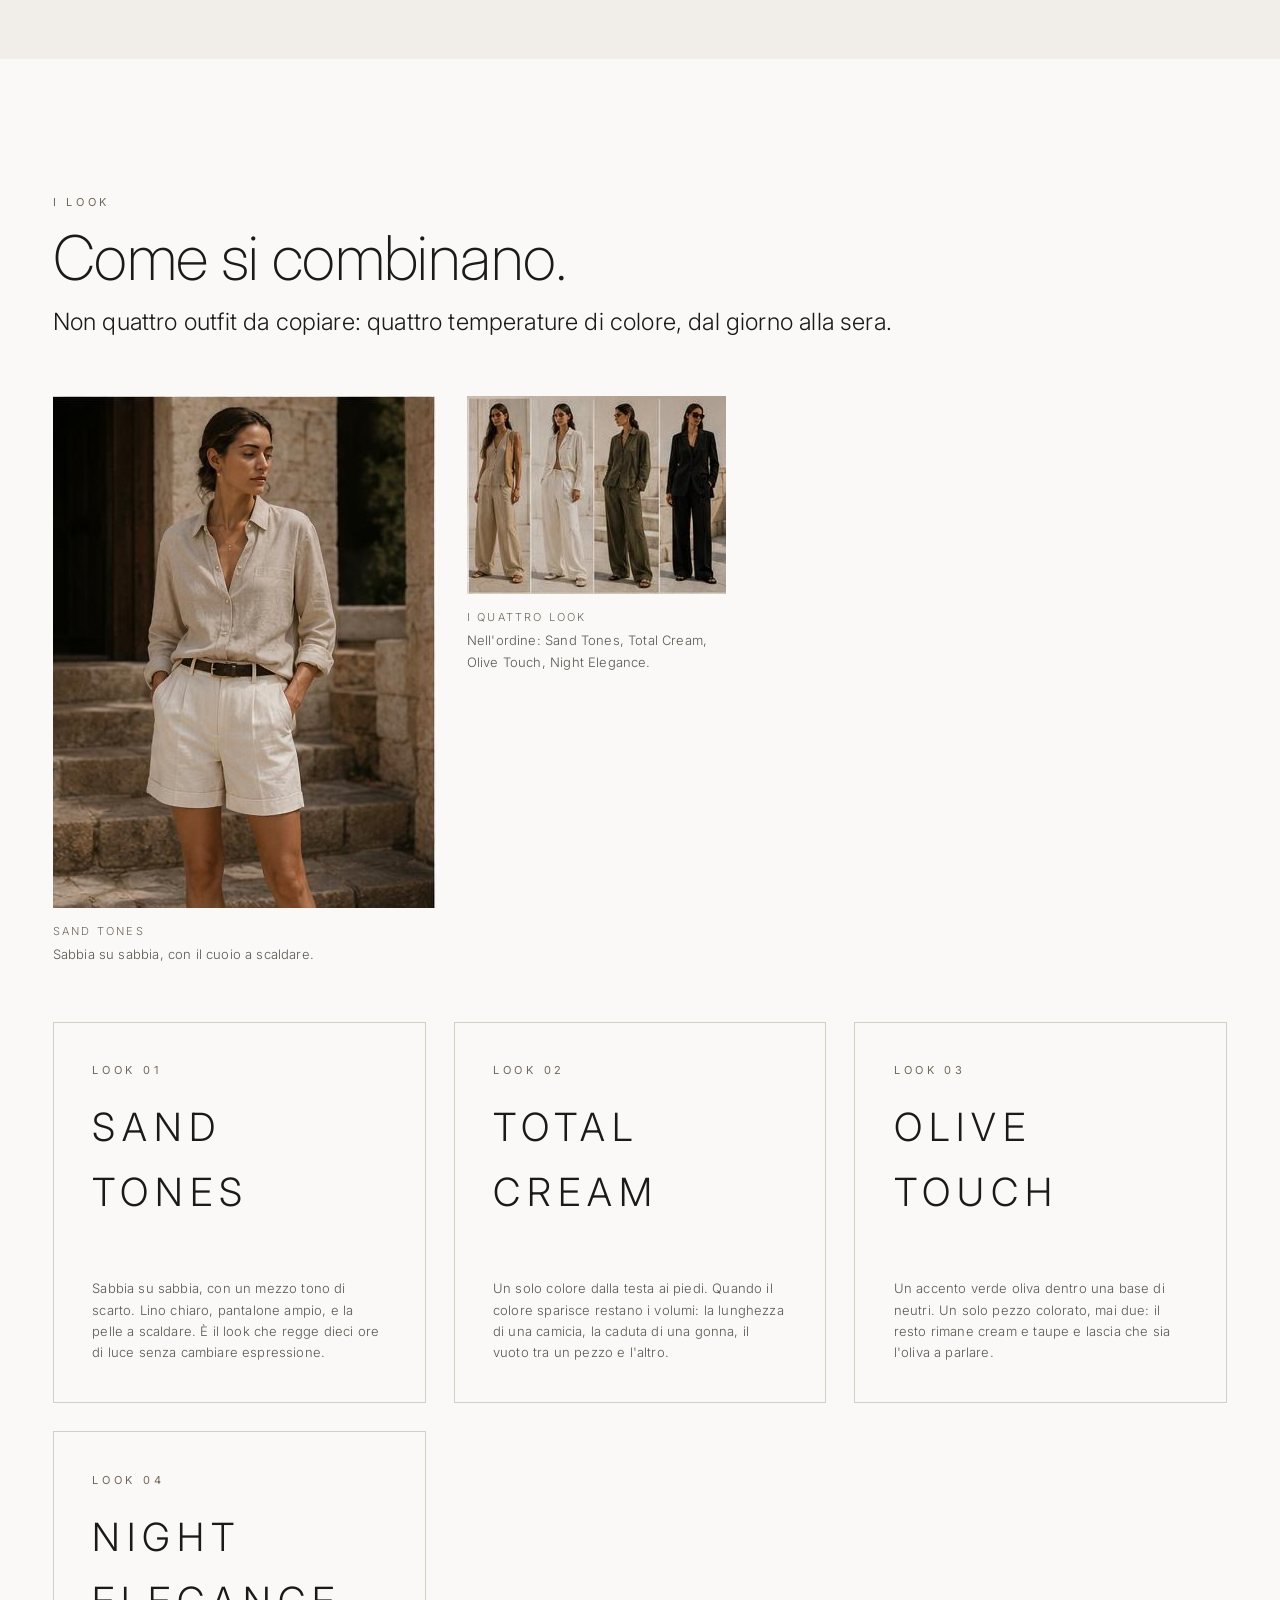
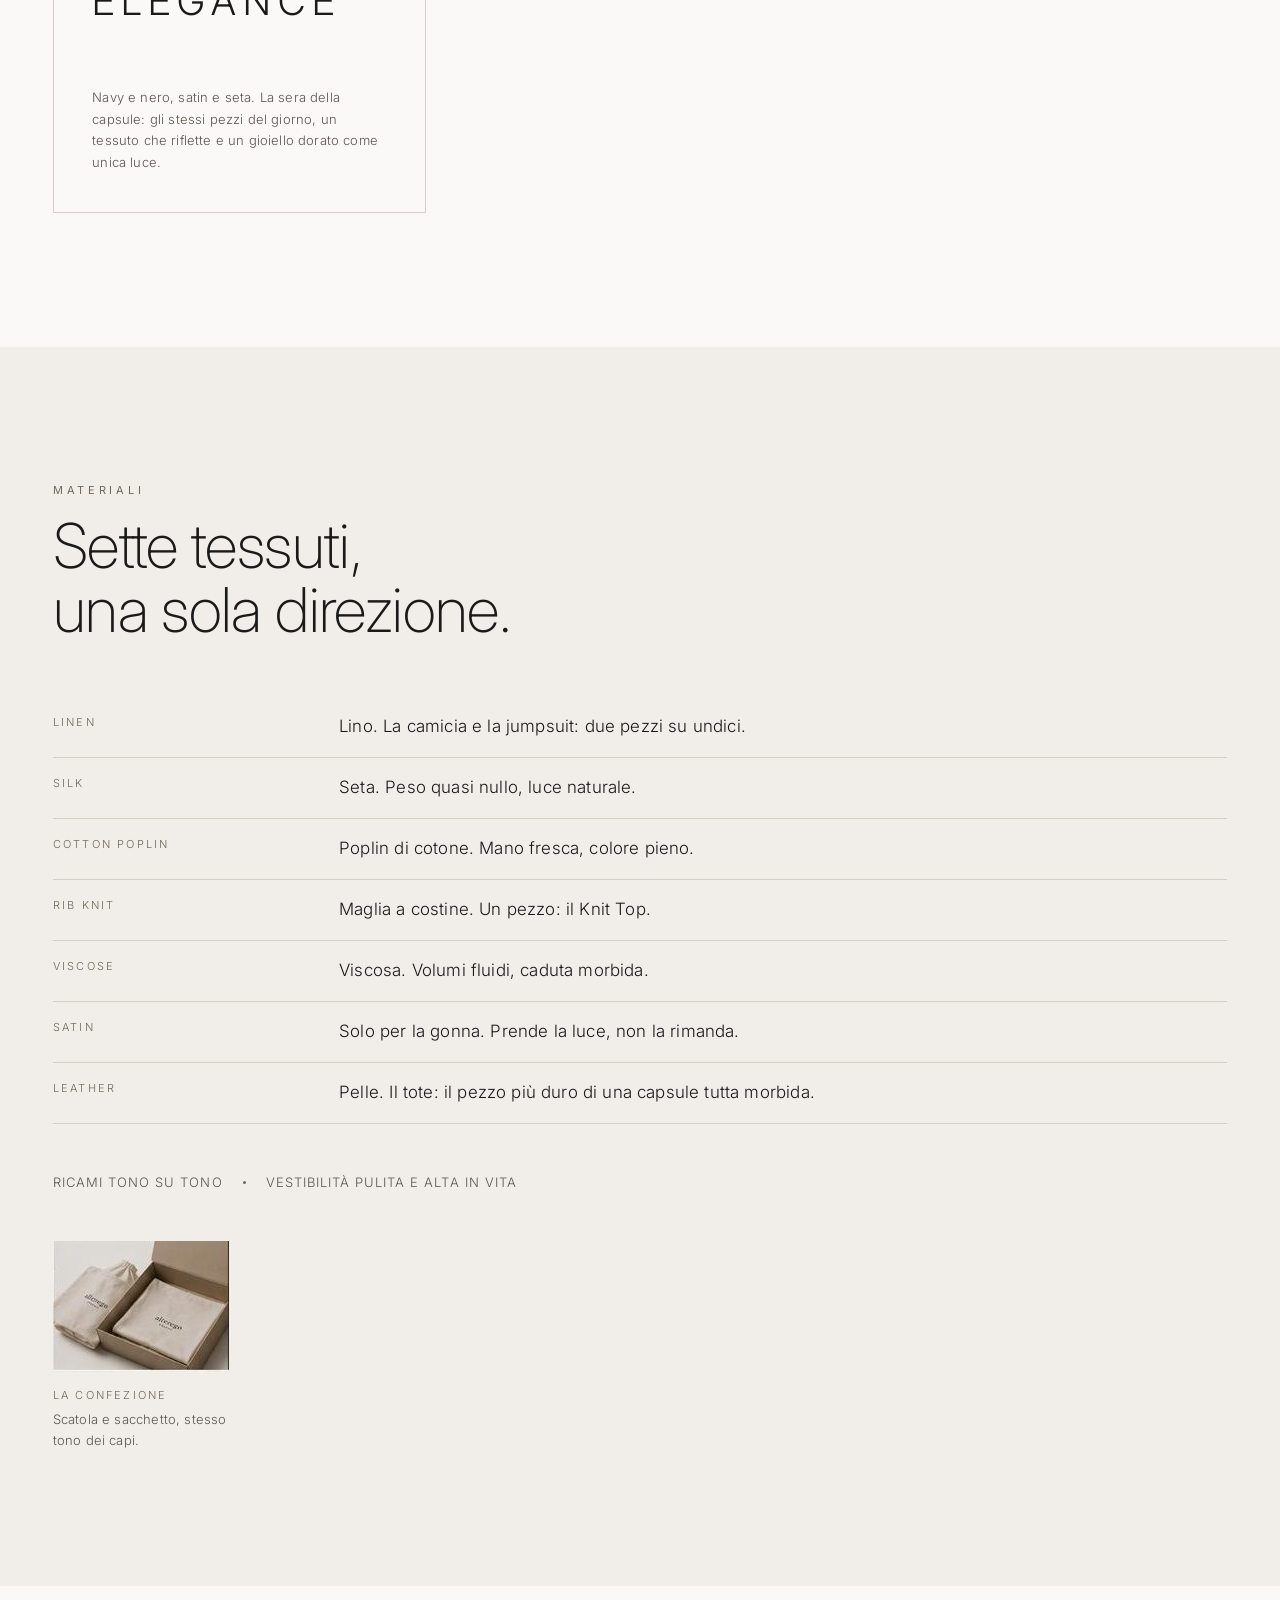
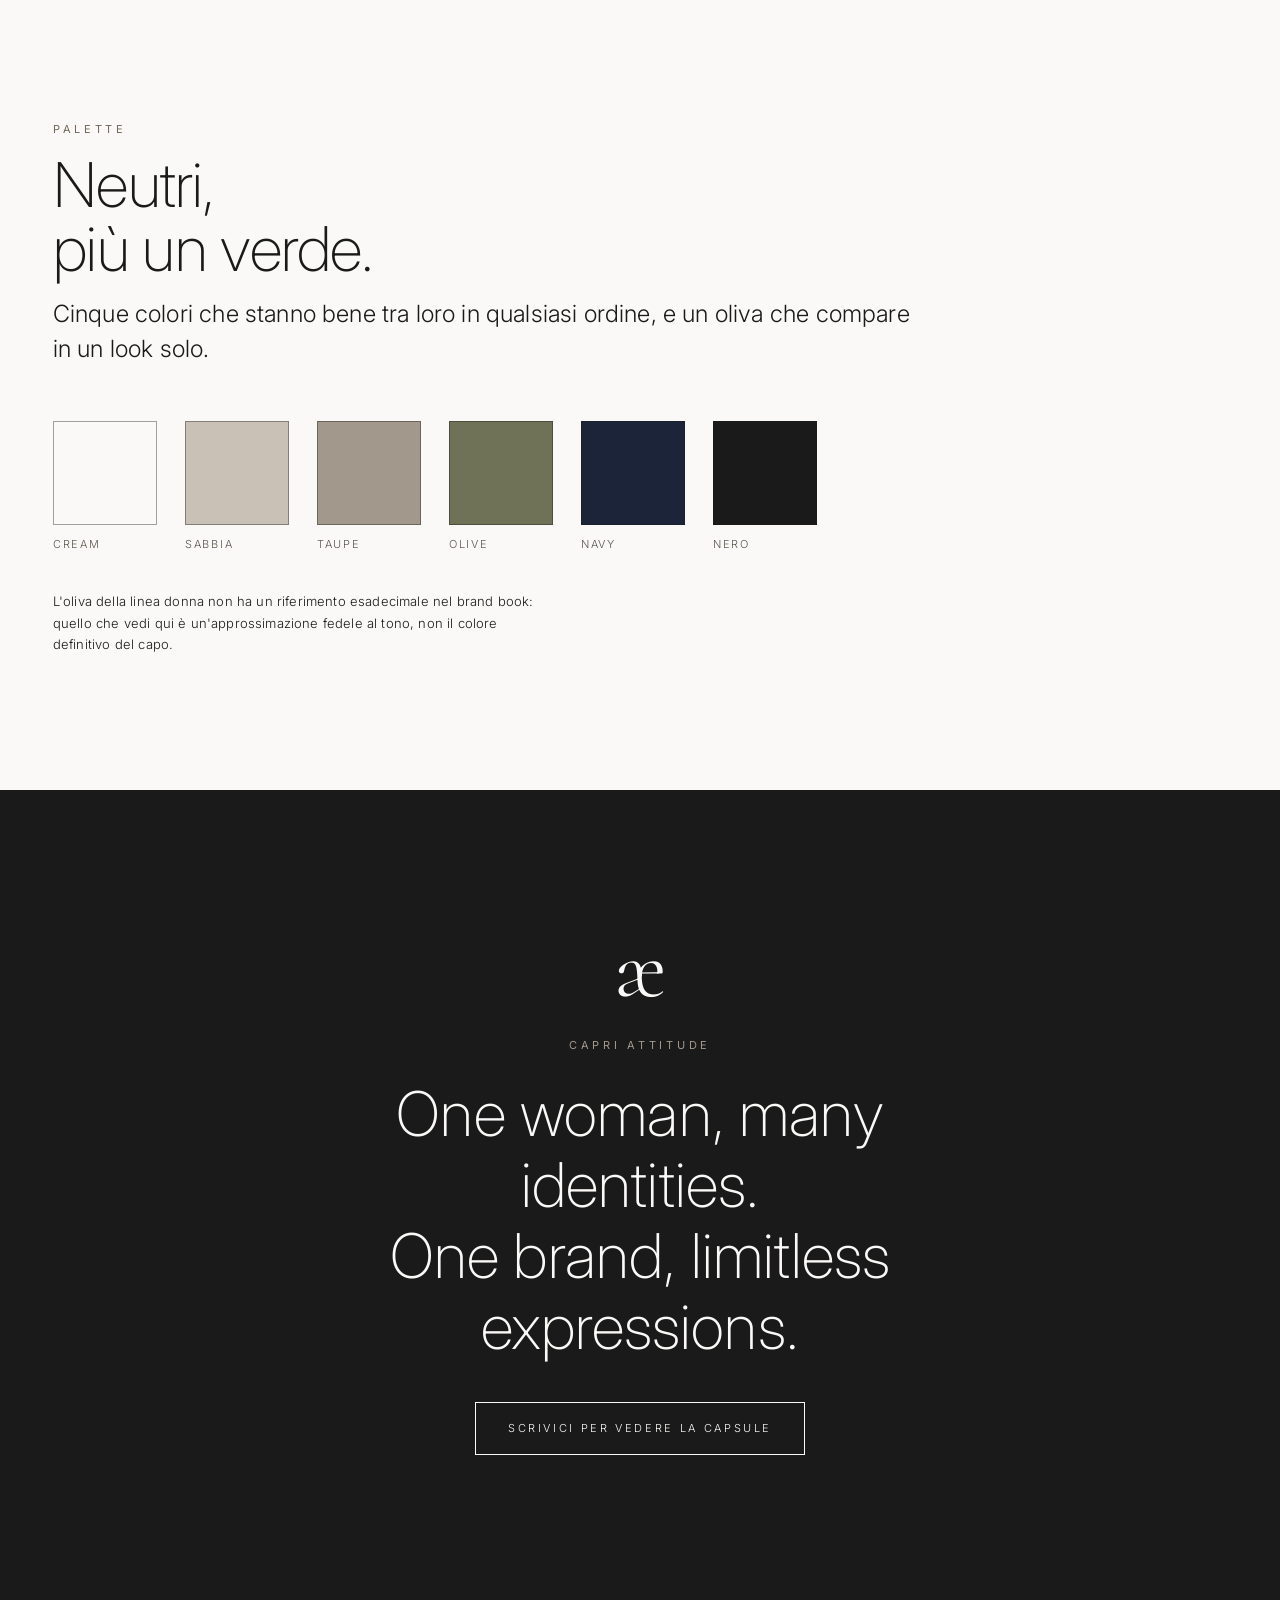
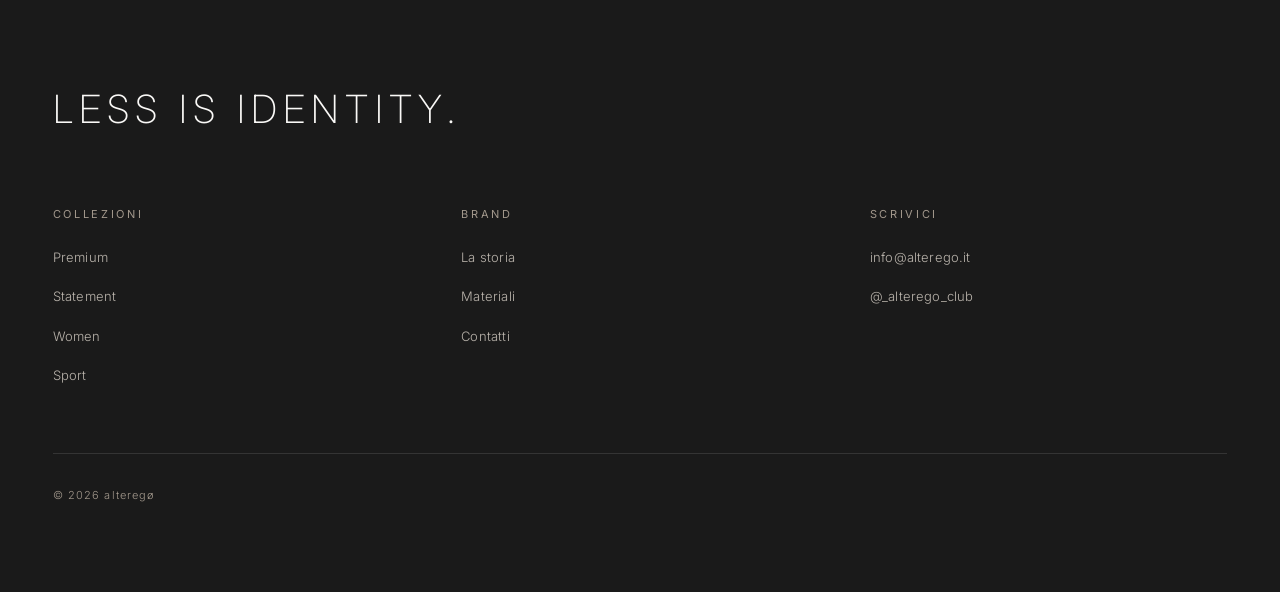
<file: women.html>
<!DOCTYPE html>
<html lang="it" class="no-js">
<head>
<meta charset="utf-8">
<script>document.documentElement.classList.remove('no-js')</script>
<meta name="viewport" content="width=device-width, initial-scale=1">
<title>Women — Capri Attitude — alteregø</title>
<meta name="description" content="Capri Attitude, la capsule donna di alteregø: undici pezzi in lino, seta e satin, quattro look, una palette di neutri. One woman, many identities.">
<meta property="og:title" content="Women — Capri Attitude — alteregø">
<meta property="og:description" content="La capsule donna di alteregø: undici pezzi, quattro look, una palette di neutri. One woman, many identities.">
<meta property="og:type" content="website">
<meta property="og:locale" content="it_IT">
<link rel="icon" href="assets/favicon.svg" type="image/svg+xml">
<link rel="canonical" href="https://matteohoxha27-netizen.github.io/alterego/women.html">
<meta property="og:url" content="https://matteohoxha27-netizen.github.io/alterego/women.html">
<meta property="og:image" content="https://matteohoxha27-netizen.github.io/alterego/assets/img/women-relaxed-blazer-01.jpg">
<meta name="twitter:card" content="summary_large_image">
<meta name="theme-color" content="#FAF9F7">
<link rel="preconnect" href="https://fonts.googleapis.com">
<link rel="preconnect" href="https://fonts.gstatic.com" crossorigin>
<link rel="stylesheet" href="https://fonts.googleapis.com/css2?family=Cormorant+Garamond:ital,wght@0,300;1,300&family=Inter:wght@200;300;400&display=swap">
<link rel="stylesheet" href="assets/css/style.css">
<script src="assets/js/main.js" defer></script>
</head>
<body>

<a class="skip-link" href="#main">Vai al contenuto</a>

<header class="site-header">
  <div class="wrap site-header__inner">
    <a class="site-header__logo" href="index.html" aria-label="alteregø — home">alteregø</a>
    <button class="nav-toggle" type="button" aria-expanded="false" aria-controls="nav">Menu</button>
    <nav class="nav" id="nav" aria-label="Navigazione principale">
      <a href="premium.html">Premium</a>
      <a href="statement.html">Statement</a>
      <a href="women.html" aria-current="page">Women</a>
      <a href="sport.html">Sport</a>
      <a href="brand.html">Brand</a>
      <a href="contatti.html">Contatti</a>
    </nav>
  </div>
</header>

<main id="main">

  <!-- Intestazione di pagina -->
  <section class="section section--tight">
    <div class="wrap">
      <div class="section__head">
        <p class="eyebrow">Women</p>
        <h1 class="title title--display">Capri Attitude</h1>
        <p class="lede">La capsule donna di alteregø: undici pezzi pensati per stare insieme, e per reggere anche da soli. Lino, seta, satin, maglia. Nessun capo che chieda di essere abbinato.</p>
      </div>
      <ul class="inline-list" style="margin-top: clamp(2rem, 5vw, 3.5rem)">
        <li>11 pezzi</li>
        <li>4 look</li>
        <li>7 materiali</li>
        <li>6 colori</li>
      </ul>

      <div class="grid grid--2" style="max-width: 800px; align-items: start; margin-top: clamp(2rem, 5vw, 3.5rem)">
        <figure class="figure" style="max-width: 384px">
          <div class="figure__media figure__media--tall">
            <img src="assets/img/women-relaxed-blazer-01.jpg" alt="Modella davanti a un muretto di pietra sul mare: blazer in lino color crema portato aperto su un top corto in tinta e pantalone ampio a vita alta, mani nelle tasche" decoding="async" width="384" height="512">
          </div>
          <figcaption>
            <span class="figure__label">Giorno</span>
            Blazer aperto, top corto, pantalone ampio: tre pezzi, un colore solo.
          </figcaption>
        </figure>
        <figure class="figure" style="max-width: 384px">
          <div class="figure__media figure__media--tall">
            <img src="assets/img/women-halter-01.jpg" alt="Modella contro un muro bianco affacciato sulla roccia e sul mare: top écru allacciato dietro al collo e incrociato sul davanti, pantalone ampio a vita alta, mani nelle tasche" decoding="async" width="384" height="512">
          </div>
          <figcaption>
            <span class="figure__label">Sera</span>
            Lo stesso pantalone, un top annodato al collo. Niente altro.
          </figcaption>
        </figure>
      </div>
    </div>
  </section>

  <hr class="rule">

  <!-- Manifesto della capsule -->
  <section class="section">
    <div class="wrap">
      <div class="grid grid--2" style="align-items: start; gap: clamp(2rem, 5vw, 5rem)">
        <div class="reveal">
          <p class="eyebrow">Manifesto</p>
          <blockquote class="pull" style="margin-top: 1.5rem">Ogni donna ha più di una versione di sé. Noi progettiamo per ogni sua versione.</blockquote>
          <figure class="figure" style="max-width: 384px; margin-top: clamp(1.75rem, 4vw, 3rem)">
            <div class="figure__media figure__media--tall">
              <img src="assets/img/women-gilet-lino-01.jpg" alt="Modella su una terrazza affacciata sul mare: gilet in lino color sabbia con bottoni a vista indossato sulla pelle e pantalone ampio coordinato, mani nelle tasche" loading="lazy" decoding="async" width="384" height="512">
            </div>
            <figcaption>
              <span class="figure__label">Sabbia su sabbia</span>
              Il gilet portato da solo, come fosse un top.
            </figcaption>
          </figure>
        </div>
        <div class="prose reveal">
          <p class="lede">Una capsule si giudica da quanto resta, non da quanto arriva.</p>
          <p>Linee pulite, tessuti nobili, dettagli invisibili. Una camicia di lino che si sgualcisce come deve, una maglia a costine che aderisce senza stringere. alteregø è eleganza senza sforzo.</p>
          <p>Capri Attitude non è un guardaroba da vacanza: è il modo in cui una vacanza ti cambia il passo. Vita alta, volumi puliti, niente di superfluo. Undici pezzi che si combinano tra loro in ogni ordine — perché nessuna versione di te ha bisogno di un capo diverso ogni mattina.</p>
        </div>
      </div>
    </div>
  </section>

  <!-- La capsule: undici pezzi -->
  <section class="section section--alt" id="capsule">
    <div class="wrap">
      <div class="section__head reveal">
        <p class="eyebrow">La capsule</p>
        <h2 class="title">Nessuno di troppo.</h2>
        <p class="lede">Un indice, non un catalogo. Ogni voce è un capo che esiste per una ragione precisa e che sta in piedi anche da solo.</p>
      </div>

      <ol class="index-list reveal" style="margin-top: clamp(2rem, 5vw, 3.5rem)">
        <li>
          <span class="index-list__num">01</span>
          <span class="index-list__name">Essential Tank</span>
          <span class="index-list__meta">La base di ogni look</span>
        </li>
        <li>
          <span class="index-list__num">02</span>
          <span class="index-list__name">Linen Shirt</span>
          <span class="index-list__meta">Lino</span>
        </li>
        <li>
          <span class="index-list__num">03</span>
          <span class="index-list__name">Open Collar Shirt</span>
          <span class="index-list__meta">Collo aperto, spalla morbida</span>
        </li>
        <li>
          <span class="index-list__num">04</span>
          <span class="index-list__name">Knit Top</span>
          <span class="index-list__meta">Maglia</span>
        </li>
        <li>
          <span class="index-list__num">05</span>
          <span class="index-list__name">Wide Pant</span>
          <span class="index-list__meta">Gamba ampia, vita alta</span>
        </li>
        <li>
          <span class="index-list__num">06</span>
          <span class="index-list__name">Satin Skirt</span>
          <span class="index-list__meta">Satin</span>
        </li>
        <li>
          <span class="index-list__num">07</span>
          <span class="index-list__name">Slip Dress</span>
          <span class="index-list__meta">Spalline sottili, taglio dritto</span>
        </li>
        <li>
          <span class="index-list__num">08</span>
          <span class="index-list__name">Relaxed Blazer</span>
          <span class="index-list__meta">Costruzione leggera</span>
        </li>
        <li>
          <span class="index-list__num">09</span>
          <span class="index-list__name">Linen Jumpsuit</span>
          <span class="index-list__meta">Lino</span>
        </li>
        <li>
          <span class="index-list__num">10</span>
          <span class="index-list__name">Leather Tote</span>
          <span class="index-list__meta">Pelle</span>
        </li>
        <li>
          <span class="index-list__num">11</span>
          <span class="index-list__name">Gold Necklace</span>
          <span class="index-list__meta">Finitura dorata</span>
        </li>
      </ol>

      <p class="prose reveal" style="margin-top: clamp(2rem, 4vw, 3rem)"><span class="serif" style="font-size: var(--t-lg)">Nove capi, una borsa, un gioiello.</span> I nomi restano in inglese, come nel brand book. La numerazione qui è consecutiva: nel brand book il 09 resta vuoto.</p>

      <div class="grid grid--2 reveal" style="max-width: 800px; align-items: start; margin-top: clamp(2.5rem, 5vw, 4rem)">
        <figure class="figure" style="max-width: 384px">
          <div class="figure__media figure__media--tall">
            <img src="assets/img/women-linen-shirt-01.jpg" alt="Modella contro un muro bianco attraversato dall'ombra di una palma: camicia bianca in lino oversize con taschino, portata sbottonata sul collo e con le maniche arrotolate, su pantalone chiaro a vita alta" loading="lazy" decoding="async" width="384" height="512">
          </div>
          <figcaption>
            <span class="figure__label">02 — Linen Shirt</span>
            Maniche arrotolate, spalla morbida, nessun bottone chiuso in alto.
          </figcaption>
        </figure>
        <figure class="figure" style="max-width: 384px">
          <div class="figure__media figure__media--tall">
            <img src="assets/img/women-camicia-nera-01.jpg" alt="Modella con occhiali da sole davanti a una colonna di pietra chiara: camicia nera dal collo aperto con le maniche arrotolate, infilata in un pantalone nero ampio con cintura sottile" loading="lazy" decoding="async" width="384" height="512">
          </div>
          <figcaption>
            <span class="figure__label">03 — Open Collar Shirt</span>
            La stessa camicia, in nero: è il pezzo che porta la capsule alla sera.
          </figcaption>
        </figure>
        <figure class="figure" style="max-width: 384px">
          <div class="figure__media figure__media--tall">
            <img src="assets/img/women-knit-top-01.jpg" alt="Modella con occhiali da sole appoggiata a un muro di pietra sul mare: top in maglia a costine color taupe con scollo ampio, pantalone chiaro a vita alta e cintura sottile in pelle" loading="lazy" decoding="async" width="384" height="512">
          </div>
          <figcaption>
            <span class="figure__label">04 — Knit Top</span>
            Costine strette e scollo ampio: aderisce senza stringere.
          </figcaption>
        </figure>
        <figure class="figure" style="max-width: 384px">
          <div class="figure__media figure__media--tall">
            <img src="assets/img/women-slip-dress-01.jpg" alt="Modella davanti a una tenda bianca in controluce: abito lungo color crema con spalline sottili, scollo arrotondato e caduta dritta lungo il corpo" loading="lazy" decoding="async" width="384" height="512">
          </div>
          <figcaption>
            <span class="figure__label">07 — Slip Dress</span>
            Spalline sottili, taglio dritto, nessuna costruzione.
          </figcaption>
        </figure>
      </div>
    </div>
  </section>

  <!-- I quattro look -->
  <section class="section" id="look">
    <div class="wrap">
      <div class="section__head reveal">
        <p class="eyebrow">I look</p>
        <h2 class="title">Come si combinano.</h2>
        <p class="lede">Non quattro outfit da copiare: quattro temperature di colore, dal giorno alla sera.</p>
      </div>

      <div class="grid grid--2 reveal" style="max-width: 800px; align-items: start; margin-top: clamp(2rem, 5vw, 3.5rem)">
        <figure class="figure" style="max-width: 384px">
          <div class="figure__media figure__media--tall">
            <img src="assets/img/women-lino-shorts-01.jpg" alt="Modella su una scalinata di pietra fra due colonne: camicia in lino color sabbia con le maniche arrotolate e shorts chiari con risvolto, cintura in cuoio marrone" loading="lazy" decoding="async" width="384" height="512">
          </div>
          <figcaption>
            <span class="figure__label">Sand Tones</span>
            Sabbia su sabbia, con il cuoio a scaldare.
          </figcaption>
        </figure>
        <figure class="figure" style="max-width: 259px">
          <div class="figure__media" style="aspect-ratio: 259 / 198">
            <img src="assets/img/women-look-strip-01.jpg" alt="Quattro look affiancati, ciascuno con giacca e pantalone ampio in tinta unita: sabbia, crema, verde oliva e nero, fotografati su una scalinata di pietra chiara" loading="lazy" decoding="async" width="259" height="198">
          </div>
          <figcaption>
            <span class="figure__label">I quattro look</span>
            Nell'ordine: Sand Tones, Total Cream, Olive Touch, Night Elegance.
          </figcaption>
        </figure>
      </div>

      <div class="grid grid--2" style="margin-top: clamp(2rem, 5vw, 3.5rem)">

        <div class="card--type reveal">
          <div>
            <p class="eyebrow">Look 01</p>
            <h3 class="title--spaced" style="margin-top: 1rem">Sand Tones</h3>
          </div>
          <div>
            <p class="card__text">Sabbia su sabbia, con un mezzo tono di scarto. Lino chiaro, pantalone ampio, e la pelle a scaldare. È il look che regge dieci ore di luce senza cambiare espressione.</p>
          </div>
        </div>

        <div class="card--type reveal">
          <div>
            <p class="eyebrow">Look 02</p>
            <h3 class="title--spaced" style="margin-top: 1rem">Total Cream</h3>
          </div>
          <div>
            <p class="card__text">Un solo colore dalla testa ai piedi. Quando il colore sparisce restano i volumi: la lunghezza di una camicia, la caduta di una gonna, il vuoto tra un pezzo e l'altro.</p>
          </div>
        </div>

        <div class="card--type reveal">
          <div>
            <p class="eyebrow">Look 03</p>
            <h3 class="title--spaced" style="margin-top: 1rem">Olive Touch</h3>
          </div>
          <div>
            <p class="card__text">Un accento verde oliva dentro una base di neutri. Un solo pezzo colorato, mai due: il resto rimane cream e taupe e lascia che sia l'oliva a parlare.</p>
          </div>
        </div>

        <div class="card--type reveal">
          <div>
            <p class="eyebrow">Look 04</p>
            <h3 class="title--spaced" style="margin-top: 1rem">Night Elegance</h3>
          </div>
          <div>
            <p class="card__text">Navy e nero, satin e seta. La sera della capsule: gli stessi pezzi del giorno, un tessuto che riflette e un gioiello dorato come unica luce.</p>
          </div>
        </div>

      </div>
    </div>
  </section>

  <!-- Materiali -->
  <section class="section section--alt" id="materiali">
    <div class="wrap">
      <div class="section__head reveal">
        <p class="eyebrow">Materiali</p>
        <h2 class="title">Sette tessuti,<br>una sola direzione.</h2>
      </div>

      <dl class="spec reveal" style="margin-top: clamp(2rem, 5vw, 3rem)">
        <div>
          <dt>Linen</dt>
          <dd>Lino. La camicia e la jumpsuit: due pezzi su undici.</dd>
        </div>
        <div>
          <dt>Silk</dt>
          <dd>Seta. Peso quasi nullo, luce naturale.</dd>
        </div>
        <div>
          <dt>Cotton poplin</dt>
          <dd>Poplin di cotone. Mano fresca, colore pieno.</dd>
        </div>
        <div>
          <dt>Rib knit</dt>
          <dd>Maglia a costine. Un pezzo: il Knit Top.</dd>
        </div>
        <div>
          <dt>Viscose</dt>
          <dd>Viscosa. Volumi fluidi, caduta morbida.</dd>
        </div>
        <div>
          <dt>Satin</dt>
          <dd>Solo per la gonna. Prende la luce, non la rimanda.</dd>
        </div>
        <div>
          <dt>Leather</dt>
          <dd>Pelle. Il tote: il pezzo più duro di una capsule tutta morbida.</dd>
        </div>
      </dl>

      <ul class="inline-list reveal" style="margin-top: clamp(2rem, 4vw, 3rem)">
        <li>Ricami tono su tono</li>
        <li>Vestibilità pulita e alta in vita</li>
      </ul>

      <figure class="figure reveal" style="max-width: 176px; margin-top: clamp(2rem, 4vw, 3rem)">
        <div class="figure__media" style="aspect-ratio: 176 / 131">
          <img src="assets/img/women-packaging-01.jpg" alt="Scatola beige aperta con dentro un capo piegato color crema e, di fianco, un sacchetto in tessuto chiaro: su entrambi è stampato il lockup alteregø" loading="lazy" decoding="async" width="176" height="131">
        </div>
        <figcaption>
          <span class="figure__label">La confezione</span>
          Scatola e sacchetto, stesso tono dei capi.
        </figcaption>
      </figure>
    </div>
  </section>

  <!-- Palette -->
  <section class="section" id="palette">
    <div class="wrap">
      <div class="section__head reveal">
        <p class="eyebrow">Palette</p>
        <h2 class="title">Neutri,<br>più un verde.</h2>
        <p class="lede">Cinque colori che stanno bene tra loro in qualsiasi ordine, e un oliva che compare in un look solo.</p>
      </div>

      <div class="swatches reveal" style="margin-top: clamp(2rem, 5vw, 3rem)">
        <div class="swatch">
          <div class="swatch__chip" style="background: #FAF9F7"></div>
          <p class="swatch__name">Cream</p>
        </div>
        <div class="swatch">
          <div class="swatch__chip" style="background: #C9C1B6"></div>
          <p class="swatch__name">Sabbia</p>
        </div>
        <div class="swatch">
          <div class="swatch__chip" style="background: #A2988C"></div>
          <p class="swatch__name">Taupe</p>
        </div>
        <div class="swatch">
          <div class="swatch__chip" style="background: #6F7256"></div>
          <p class="swatch__name">Olive</p>
        </div>
        <div class="swatch">
          <div class="swatch__chip" style="background: #1B2438"></div>
          <p class="swatch__name">Navy</p>
        </div>
        <div class="swatch">
          <div class="swatch__chip" style="background: #1A1A1A"></div>
          <p class="swatch__name">Nero</p>
        </div>
      </div>

      <p class="prose reveal" style="margin-top: clamp(1.5rem, 3vw, 2.5rem); font-size: var(--t-sm)">L'oliva della linea donna non ha un riferimento esadecimale nel brand book: quello che vedi qui è un'approssimazione fedele al tono, non il colore definitivo del capo.</p>
    </div>
  </section>

  <!-- Chiusura -->
  <section class="section section--dark">
    <div class="wrap statement reveal">
      <p class="mark" style="font-size: clamp(3rem, 8vw, 5.5rem)" aria-hidden="true">æ</p>
      <p class="eyebrow">Capri Attitude</p>
      <p class="statement__line">One woman, many identities.<br>One brand, limitless expressions.</p>
      <a class="btn" href="contatti.html" style="margin-top: 1rem">Scrivici per vedere la capsule</a>
    </div>
  </section>

</main>

<footer class="site-footer">
  <div class="wrap">
    <p class="site-footer__payoff">Less is identity.</p>

    <div class="site-footer__cols">
      <div>
        <h2>Collezioni</h2>
        <ul>
          <li><a href="premium.html">Premium</a></li>
          <li><a href="statement.html">Statement</a></li>
          <li><a href="women.html">Women</a></li>
          <li><a href="sport.html">Sport</a></li>
        </ul>
      </div>
      <div>
        <h2>Brand</h2>
        <ul>
          <li><a href="brand.html">La storia</a></li>
          <li><a href="brand.html#materiali">Materiali</a></li>
          <li><a href="contatti.html">Contatti</a></li>
        </ul>
      </div>
      <div>
        <h2>Scrivici</h2>
        <ul>
          <li><a href="mailto:info@alterego.it">info@alterego.it</a></li>
          <li><a href="https://www.instagram.com/_alterego_club/" rel="me noopener" target="_blank">@_alterego_club</a></li>
        </ul>
      </div>
    </div>

    <div class="site-footer__legal">
      <p>© 2026 alteregø</p>
    </div>
  </div>
</footer>

</body>
</html>
</file>
<file: assets/css/style.css>
/* =========================================================================
   alteregø — design system
   Minimal luxury. La tipografia porta il peso, le immagini respirano.
   ========================================================================= */

/* --- Token ------------------------------------------------------------- */

:root {
  /* Palette di brand */
  --cream:  #FAF9F7;
  --sand:   #C9C1B6;
  --taupe:  #A2988C;
  --navy:   #1B2438;
  --black:  #1A1A1A;

  /* Ruoli — tema chiaro, il default */
  --bg:          var(--cream);
  --bg-alt:      #F1EEE9;
  --ink:         var(--black);
  --ink-soft:    #5B5650;
  /* Stessa tinta del taupe di brand ma più scura: sul cream il taupe puro
     starebbe a 2.7:1, sotto la soglia di leggibilità. */
  --ink-faint:   #71675B;
  --rule:        #D5CEC3;
  --accent:      var(--navy);

  /* Tipografia */
  --sans: "Inter", "Helvetica Neue", Helvetica, -apple-system, BlinkMacSystemFont, "Segoe UI", Arial, sans-serif;
  --serif: "Cormorant Garamond", "Iowan Old Style", Palatino, Georgia, "Times New Roman", serif;

  /* Scala fluida */
  --t-xs:   0.6875rem;
  --t-sm:   0.8125rem;
  --t-base: clamp(0.95rem, 0.9rem + 0.2vw, 1.0625rem);
  --t-lg:   clamp(1.125rem, 1rem + 0.6vw, 1.5rem);
  --t-xl:   clamp(1.5rem, 1.15rem + 1.6vw, 2.5rem);
  --t-2xl:  clamp(2rem, 1.3rem + 3.2vw, 4rem);
  --t-3xl:  clamp(2.75rem, 1.4rem + 6vw, 7rem);

  /* Ritmo */
  --gap:      clamp(1rem, 0.6rem + 1.6vw, 1.75rem);
  --pad-x:    clamp(1.25rem, 0.5rem + 3.5vw, 4.5rem);
  --section-y: clamp(4rem, 2rem + 8vw, 9rem);
  --measure:  62ch;
  --wide:     1440px;

  --ease: cubic-bezier(0.22, 0.61, 0.36, 1);
}

/* Variante scura — usata da ALTEREGØ SPORT e dai blocchi core neri.
   Sul nero il taupe di brand è leggibile (6.1:1), quindi torna a fare
   il colore dei testi tenui. */
.theme-dark {
  color-scheme: dark;
  --bg:        var(--black);
  --bg-alt:    #232323;
  --ink:       var(--cream);
  --ink-soft:  #B9B3AB;
  --ink-faint: var(--taupe);
  --rule:      #343434;
  --accent:    var(--sand);
}

/* --- Reset ------------------------------------------------------------- */

*, *::before, *::after { box-sizing: border-box; }

html { -webkit-text-size-adjust: 100%; }

body {
  margin: 0;
  background: var(--bg);
  color: var(--ink);
  font-family: var(--sans);
  font-size: var(--t-base);
  font-weight: 300;
  line-height: 1.65;
  letter-spacing: 0.01em;
  -webkit-font-smoothing: antialiased;
  text-rendering: optimizeLegibility;
}

h1, h2, h3, h4, p, figure, blockquote, ul, ol, dl, dd { margin: 0; }
ul, ol { padding: 0; list-style: none; }

img { display: block; max-width: 100%; height: auto; }

a { color: inherit; text-decoration: none; }

a:focus-visible,
button:focus-visible,
[tabindex]:focus-visible {
  outline: 2px solid var(--accent);
  outline-offset: 4px;
}

::selection { background: var(--navy); color: var(--cream); }

/* Sul nero il navy sparisce: serve un'evidenziazione chiara. */
.theme-dark ::selection,
.section--dark ::selection,
.site-footer ::selection { background: var(--sand); color: var(--black); }

/* --- Utility ----------------------------------------------------------- */

.wrap {
  width: 100%;
  max-width: var(--wide);
  margin-inline: auto;
  padding-inline: var(--pad-x);
}

.wrap--narrow { max-width: 900px; }

.visually-hidden {
  position: absolute;
  width: 1px; height: 1px;
  padding: 0; margin: -1px;
  overflow: hidden;
  clip-path: inset(50%);
  white-space: nowrap;
}

.skip-link {
  position: absolute;
  left: 1rem; top: -100%;
  z-index: 100;
  padding: 0.75rem 1.25rem;
  background: var(--ink);
  color: var(--bg);
  font-size: var(--t-sm);
  letter-spacing: 0.12em;
  text-transform: uppercase;
}
.skip-link:focus { top: 1rem; }

/* --- Tipografia -------------------------------------------------------- */

/* Occhiello: la piccola etichetta spaziata sopra un titolo */
.eyebrow {
  font-size: var(--t-xs);
  font-weight: 400;
  letter-spacing: 0.34em;
  text-transform: uppercase;
  color: var(--ink-faint);
}

.title {
  font-weight: 200;
  line-height: 1.04;
  letter-spacing: -0.01em;
  font-size: var(--t-2xl);
}

.title--display {
  font-size: var(--t-3xl);
  letter-spacing: -0.02em;
}

.title--spaced {
  font-weight: 300;
  letter-spacing: 0.18em;
  text-transform: uppercase;
  font-size: var(--t-xl);
}

.subtitle {
  font-size: var(--t-lg);
  font-weight: 300;
  color: var(--ink-soft);
  max-width: var(--measure);
}

.lede {
  font-size: var(--t-lg);
  font-weight: 300;
  line-height: 1.5;
  max-width: var(--measure);
}

.prose { max-width: var(--measure); }
.prose > * + * { margin-top: 1.25em; }
.prose a { border-bottom: 1px solid var(--rule); }
.prose a:hover { border-color: currentColor; }

/* Payoff serif — la voce editoriale del brand */
.serif {
  font-family: var(--serif);
  font-weight: 300;
  font-style: italic;
  line-height: 1.35;
  letter-spacing: 0;
}

/* Il monogramma æ. Grande di suo: sovrascrivi solo per cambiarne la scala. */
.mark {
  font-family: var(--serif);
  font-weight: 300;
  font-size: clamp(3rem, 8vw, 5.5rem);
  line-height: 1;
  letter-spacing: 0;
}

/* --- Wordmark ---------------------------------------------------------- */

.wordmark {
  font-weight: 300;
  letter-spacing: 0.22em;
  text-transform: lowercase;
  white-space: nowrap;
}

.wordmark__tier {
  display: block;
  margin-top: 0.5em;
  font-size: 0.34em;
  letter-spacing: 0.52em;
  text-transform: uppercase;
  color: var(--ink-faint);
  text-indent: 0.52em;
}

/* --- Header ------------------------------------------------------------ */

.site-header {
  position: sticky;
  top: 0;
  z-index: 50;
  background: color-mix(in srgb, var(--bg) 88%, transparent);
  backdrop-filter: saturate(1.4) blur(14px);
  border-bottom: 1px solid var(--rule);
}

.site-header__inner {
  display: flex;
  align-items: center;
  justify-content: space-between;
  gap: var(--gap);
  min-height: 4.5rem;
}

.site-header__logo {
  font-size: 1.0625rem;
  font-weight: 300;
  letter-spacing: 0.22em;
  text-transform: lowercase;
}

.nav {
  display: flex;
  align-items: center;
  gap: clamp(1rem, 2.2vw, 2.25rem);
}

.nav a {
  font-size: var(--t-xs);
  letter-spacing: 0.2em;
  text-transform: uppercase;
  color: var(--ink-soft);
  padding-block: 0.5rem;
  border-bottom: 1px solid transparent;
  transition: color 0.35s var(--ease), border-color 0.35s var(--ease);
}

.nav a:hover { color: var(--ink); }

.nav a[aria-current="page"] {
  color: var(--ink);
  border-bottom-color: var(--ink);
}

/* Toggle mobile — nascosto sopra i 720px */
.nav-toggle {
  display: none;
  appearance: none;
  background: none;
  border: 0;
  padding: 0.5rem;
  margin: 0;
  color: inherit;
  font: inherit;
  font-size: var(--t-xs);
  letter-spacing: 0.2em;
  text-transform: uppercase;
  cursor: pointer;
}

@media (max-width: 720px) {
  .nav-toggle { display: block; }

  .nav {
    position: fixed;
    inset: 4.5rem 0 auto 0;
    flex-direction: column;
    align-items: flex-start;
    gap: 0;
    padding: 1rem var(--pad-x) 2.5rem;
    background: var(--bg);
    border-bottom: 1px solid var(--rule);
    transform: translateY(-120%);
    /* visibility, non solo transform: altrimenti il menu chiuso resta
       raggiungibile con il tasto Tab e annunciato dagli screen reader. */
    visibility: hidden;
    transition: transform 0.45s var(--ease), visibility 0s linear 0.45s;
  }

  .nav[data-open="true"] {
    transform: translateY(0);
    visibility: visible;
    transition-delay: 0s;
  }

  .nav a {
    width: 100%;
    padding-block: 1rem;
    border-bottom: 1px solid var(--rule);
    font-size: var(--t-sm);
  }
}

/* --- Sezioni ----------------------------------------------------------- */

.section { padding-block: var(--section-y); }

.section--tight { padding-block: calc(var(--section-y) * 0.55); }

.section--alt { background: var(--bg-alt); }

/* Ribalta l'intera terna di token, --bg compreso: i componenti che leggono
   --bg (i bottoni all'hover, per esempio) sono dentro queste sezioni. */
.section--dark {
  background: var(--black);
  color: var(--cream);
  --bg: var(--black);
  --bg-alt: #232323;
  --ink: var(--cream);
  --ink-soft: #B9B3AB;
  --ink-faint: var(--taupe);
  --rule: #343434;
  --accent: var(--sand);
}

.section__head {
  display: flex;
  flex-direction: column;
  gap: 0.9rem;
  margin-bottom: clamp(2rem, 1rem + 3vw, 4rem);
}

.rule {
  height: 1px;
  border: 0;
  margin: 0;
  background: var(--rule);
}

/* --- Hero -------------------------------------------------------------- */

.hero {
  display: flex;
  flex-direction: column;
  justify-content: center;
  min-height: clamp(30rem, 78vh, 46rem);
  padding-block: var(--section-y);
}

.hero--center { align-items: center; text-align: center; }

.hero__inner { display: flex; flex-direction: column; gap: clamp(1.25rem, 3vw, 2.5rem); }

.hero--center .hero__inner { align-items: center; }

/* Hero con immagine di sfondo */
.hero--image {
  position: relative;
  isolation: isolate;
  color: var(--cream);
  --bg: #141414;
  --ink: var(--cream);
  --ink-soft: #DAD5CD;
  --ink-faint: var(--sand);
}

.hero--image > img,
.hero__bg {
  position: absolute;
  inset: 0;
  width: 100%;
  height: 100%;
  object-fit: cover;
  z-index: -2;
}

.hero--image::after {
  content: "";
  position: absolute;
  inset: 0;
  z-index: -1;
  background: linear-gradient(180deg, rgba(20,20,20,0.55) 0%, rgba(20,20,20,0.3) 45%, rgba(20,20,20,0.7) 100%);
}

/* --- Griglie ----------------------------------------------------------- */

.grid {
  display: grid;
  gap: var(--gap);
  grid-template-columns: repeat(auto-fit, minmax(min(260px, 100%), 1fr));
}

.grid--2 { grid-template-columns: repeat(auto-fit, minmax(min(340px, 100%), 1fr)); }
.grid--3 { grid-template-columns: repeat(auto-fit, minmax(min(280px, 100%), 1fr)); }
.grid--4 { grid-template-columns: repeat(auto-fit, minmax(min(210px, 100%), 1fr)); }

/* Griglie fitte: molte celle piccole. È il formato giusto per i ritagli a bassa
   risoluzione, che a piena larghezza si sgranerebbero e qui invece reggono. */
.grid--tight {
  grid-template-columns: repeat(auto-fit, minmax(min(150px, 45%), 1fr));
  gap: clamp(0.6rem, 0.3rem + 1vw, 1.1rem);
}

/* Il lookbook vero e proprio: celle medie, senza didascalia sotto ciascuna. */
.grid--gallery {
  grid-template-columns: repeat(auto-fit, minmax(min(190px, 47%), 1fr));
  gap: clamp(0.6rem, 0.3rem + 1vw, 1.1rem);
}

/* Griglia editoriale: la prima cella occupa due colonne su schermi larghi */
@media (min-width: 900px) {
  .grid--feature > :first-child { grid-column: span 2; }
}

/* --- Figure e card ----------------------------------------------------- */

.figure { margin: 0; }

.figure__media {
  position: relative;
  overflow: hidden;
  background: var(--bg-alt);
  aspect-ratio: 4 / 5;
}

.figure__media--wide     { aspect-ratio: 3 / 2; }
.figure__media--square   { aspect-ratio: 1 / 1; }
.figure__media--tall     { aspect-ratio: 3 / 4; }
.figure__media--portrait { aspect-ratio: 1 / 2; }

.figure__media img {
  width: 100%;
  height: 100%;
  object-fit: cover;
  transition: transform 1.2s var(--ease);
}

/* Per le immagini che non vanno ritagliate — un lockup, un'etichetta:
   entrano per intero e il fondo riempie il resto. */
.figure__media--contain     { aspect-ratio: 3 / 2; }
.figure__media--contain img { object-fit: contain; }

.figure figcaption {
  margin-top: 0.9rem;
  font-size: var(--t-sm);
  color: var(--ink-soft);
}

/* Dentro una griglia fitta la didascalia si rimpicciolisce, altrimenti pesa
   più dell'immagine che accompagna. */
.grid--tight .figure figcaption,
.grid--gallery .figure figcaption {
  margin-top: 0.55rem;
  font-size: var(--t-xs);
  letter-spacing: 0.04em;
  line-height: 1.45;
}

.grid--tight .figure__label,
.grid--gallery .figure__label { letter-spacing: 0.16em; }

.figure__label {
  display: block;
  font-size: var(--t-xs);
  letter-spacing: 0.2em;
  text-transform: uppercase;
  color: var(--ink-faint);
  margin-bottom: 0.25rem;
}

/* Card: una figura che è anche un link */
.card { display: block; color: inherit; }
.card:hover .figure__media img { transform: scale(1.04); }

.card__title {
  margin-top: 1rem;
  font-size: var(--t-lg);
  font-weight: 300;
  letter-spacing: 0.02em;
}

.card__text {
  margin-top: 0.4rem;
  font-size: var(--t-sm);
  color: var(--ink-soft);
  max-width: 42ch;
}

/* Card di linea senza immagine: pura tipografia, per quando le foto mancano */
.card--type {
  display: flex;
  flex-direction: column;
  justify-content: space-between;
  gap: 3rem;
  min-height: 22rem;
  padding: clamp(1.5rem, 3vw, 2.5rem);
  border: 1px solid var(--rule);
  transition: background-color 0.5s var(--ease), border-color 0.5s var(--ease);
}

/* Solo le card che sono davvero un link reagiscono al passaggio del mouse.
   Il velo si calcola dall'inchiostro, così funziona su qualunque fondo. */
a.card--type:hover {
  background: color-mix(in srgb, var(--ink) 5%, transparent);
  border-color: var(--ink-faint);
}

/* --- Blocco statement -------------------------------------------------- */

.statement {
  text-align: center;
  display: flex;
  flex-direction: column;
  align-items: center;
  gap: 1.5rem;
}

.statement__line {
  font-size: var(--t-2xl);
  font-weight: 200;
  line-height: 1.15;
  max-width: 20ch;
}

blockquote.pull {
  max-width: 26ch;
  font-family: var(--serif);
  font-style: italic;
  font-weight: 300;
  font-size: var(--t-xl);
  line-height: 1.3;
}

/* --- Liste ------------------------------------------------------------- */

/* Elenco di attributi separati da un punto medio */
.inline-list {
  display: flex;
  flex-wrap: wrap;
  gap: 0.5rem 1.25rem;
  font-size: var(--t-sm);
  letter-spacing: 0.08em;
  text-transform: uppercase;
  color: var(--ink-soft);
}

.inline-list li { display: flex; align-items: center; gap: 1.25rem; }
.inline-list li:not(:last-child)::after {
  content: "";
  width: 3px; height: 3px;
  border-radius: 50%;
  background: var(--ink-faint);
}

/* Elenco numerato editoriale — capsule, look, colorway */
.index-list { border-top: 1px solid var(--rule); }

.index-list li {
  display: flex;
  align-items: baseline;
  gap: clamp(1rem, 3vw, 2.5rem);
  padding-block: 1.1rem;
  border-bottom: 1px solid var(--rule);
}

.index-list__num {
  flex: none;
  min-width: 2.5ch;
  font-size: var(--t-xs);
  letter-spacing: 0.16em;
  color: var(--ink-faint);
  font-variant-numeric: tabular-nums;
}

.index-list__name { flex: 1; letter-spacing: 0.04em; }

.index-list__meta {
  font-size: var(--t-sm);
  color: var(--ink-soft);
  text-align: right;
}

/* Coppie etichetta/valore — schede materiali, dettagli */
.spec { display: grid; gap: 0; }

.spec > div {
  display: grid;
  grid-template-columns: minmax(9rem, 22%) 1fr;
  gap: var(--gap);
  padding-block: 1rem;
  border-bottom: 1px solid var(--rule);
}

.spec dt {
  font-size: var(--t-xs);
  letter-spacing: 0.2em;
  text-transform: uppercase;
  color: var(--ink-faint);
}

.spec dd { margin: 0; }

@media (max-width: 600px) {
  .spec > div { grid-template-columns: 1fr; gap: 0.35rem; }
}

/* --- Swatch di colore -------------------------------------------------- */

.swatches { display: flex; flex-wrap: wrap; gap: var(--gap); }

.swatch { display: flex; flex-direction: column; gap: 0.6rem; width: 6.5rem; }

/* Il bordo si calcola dall'inchiostro: il campione cream sta su fondo cream
   e senza un contorno visibile sparirebbe. */
.swatch__chip {
  aspect-ratio: 1 / 1;
  border: 1px solid color-mix(in srgb, var(--ink) 40%, transparent);
}

.swatch__name {
  font-size: var(--t-xs);
  letter-spacing: 0.16em;
  text-transform: uppercase;
  color: var(--ink-soft);
}

/* --- Bottoni e link ---------------------------------------------------- */

.btn {
  display: inline-flex;
  align-items: center;
  gap: 0.75rem;
  padding: 1rem 2rem;
  border: 1px solid currentColor;
  font-size: var(--t-xs);
  letter-spacing: 0.24em;
  text-transform: uppercase;
  transition: background-color 0.4s var(--ease), color 0.4s var(--ease);
}

.btn:hover { background: var(--ink); color: var(--bg); }

.btn--solid { background: var(--ink); color: var(--bg); }
.btn--solid:hover { background: transparent; color: var(--ink); }

/* Link con freccia — la CTA discreta */
.link-arrow {
  display: inline-flex;
  align-items: center;
  gap: 0.65rem;
  font-size: var(--t-xs);
  letter-spacing: 0.2em;
  text-transform: uppercase;
}

.link-arrow::after {
  content: "→";
  transition: transform 0.4s var(--ease);
}

.link-arrow:hover::after { transform: translateX(0.35rem); }

/* --- Footer ------------------------------------------------------------ */

.site-footer {
  background: var(--black);
  color: var(--cream);
  --bg: var(--black);
  --bg-alt: #232323;
  --ink: var(--cream);
  --ink-soft: #B9B3AB;
  --ink-faint: var(--taupe);
  --rule: #343434;
  padding-block: clamp(3rem, 1.5rem + 5vw, 6rem);
}

.site-footer__payoff {
  font-size: var(--t-xl);
  font-weight: 200;
  letter-spacing: 0.16em;
  text-transform: uppercase;
}

.site-footer__cols {
  display: grid;
  gap: clamp(2rem, 4vw, 4rem);
  grid-template-columns: repeat(auto-fit, minmax(min(200px, 100%), 1fr));
  margin-block: clamp(2.5rem, 5vw, 4.5rem);
}

.site-footer h2 {
  font-size: var(--t-xs);
  font-weight: 400;
  letter-spacing: 0.24em;
  text-transform: uppercase;
  color: var(--ink-faint);
  margin-bottom: 1.25rem;
}

.site-footer li + li { margin-top: 0.7rem; }
.site-footer li a { font-size: var(--t-sm); color: var(--ink-soft); transition: color 0.35s var(--ease); }
.site-footer li a:hover { color: var(--cream); }

.site-footer__legal {
  display: flex;
  flex-wrap: wrap;
  justify-content: space-between;
  gap: 1rem;
  padding-top: 2rem;
  border-top: 1px solid var(--rule);
  font-size: var(--t-xs);
  letter-spacing: 0.1em;
  color: var(--ink-faint);
}

/* --- Rivelazione allo scroll ------------------------------------------- */

.reveal {
  opacity: 0;
  transform: translateY(1.5rem);
  transition: opacity 1s var(--ease), transform 1s var(--ease);
}

.reveal.is-visible { opacity: 1; transform: none; }

/* Se JS non gira, il contenuto resta visibile */
.no-js .reveal { opacity: 1; transform: none; }

@media (prefers-reduced-motion: reduce) {
  *, *::before, *::after {
    animation-duration: 0.01ms !important;
    transition-duration: 0.01ms !important;
    scroll-behavior: auto !important;
  }
  .reveal { opacity: 1; transform: none; }
}

/* --- Stampa ------------------------------------------------------------ */

@media print {
  .site-header, .nav-toggle, .site-footer { display: none; }

  /* Riporta al chiaro anche i token, non solo body: senza questo le sezioni
     scure restano col loro fondo e stampano nero su nero. */
  body, .theme-dark, .section--dark {
    background: #fff;
    color: #000;
    --bg: #fff;
    --bg-alt: #fff;
    --ink: #000;
    --ink-soft: #333;
    --ink-faint: #555;
    --rule: #ccc;
  }
}
</file>
